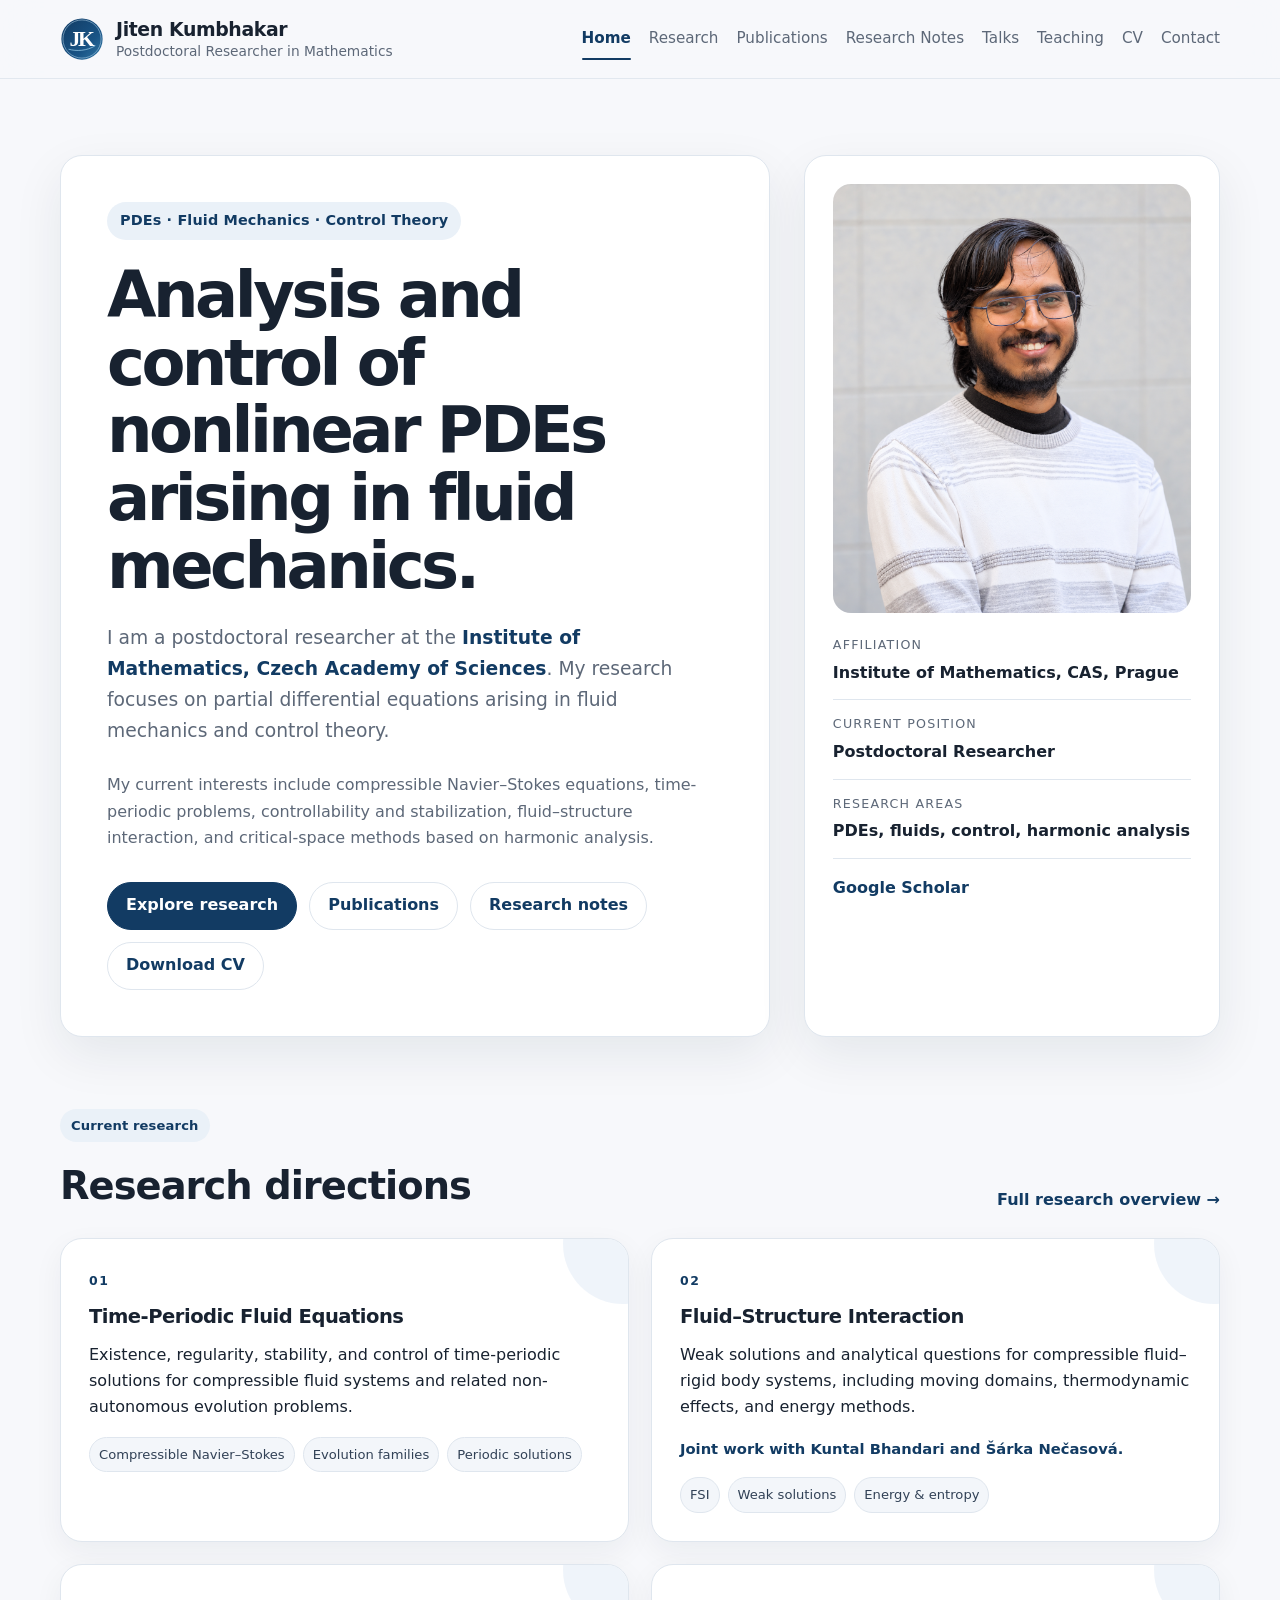
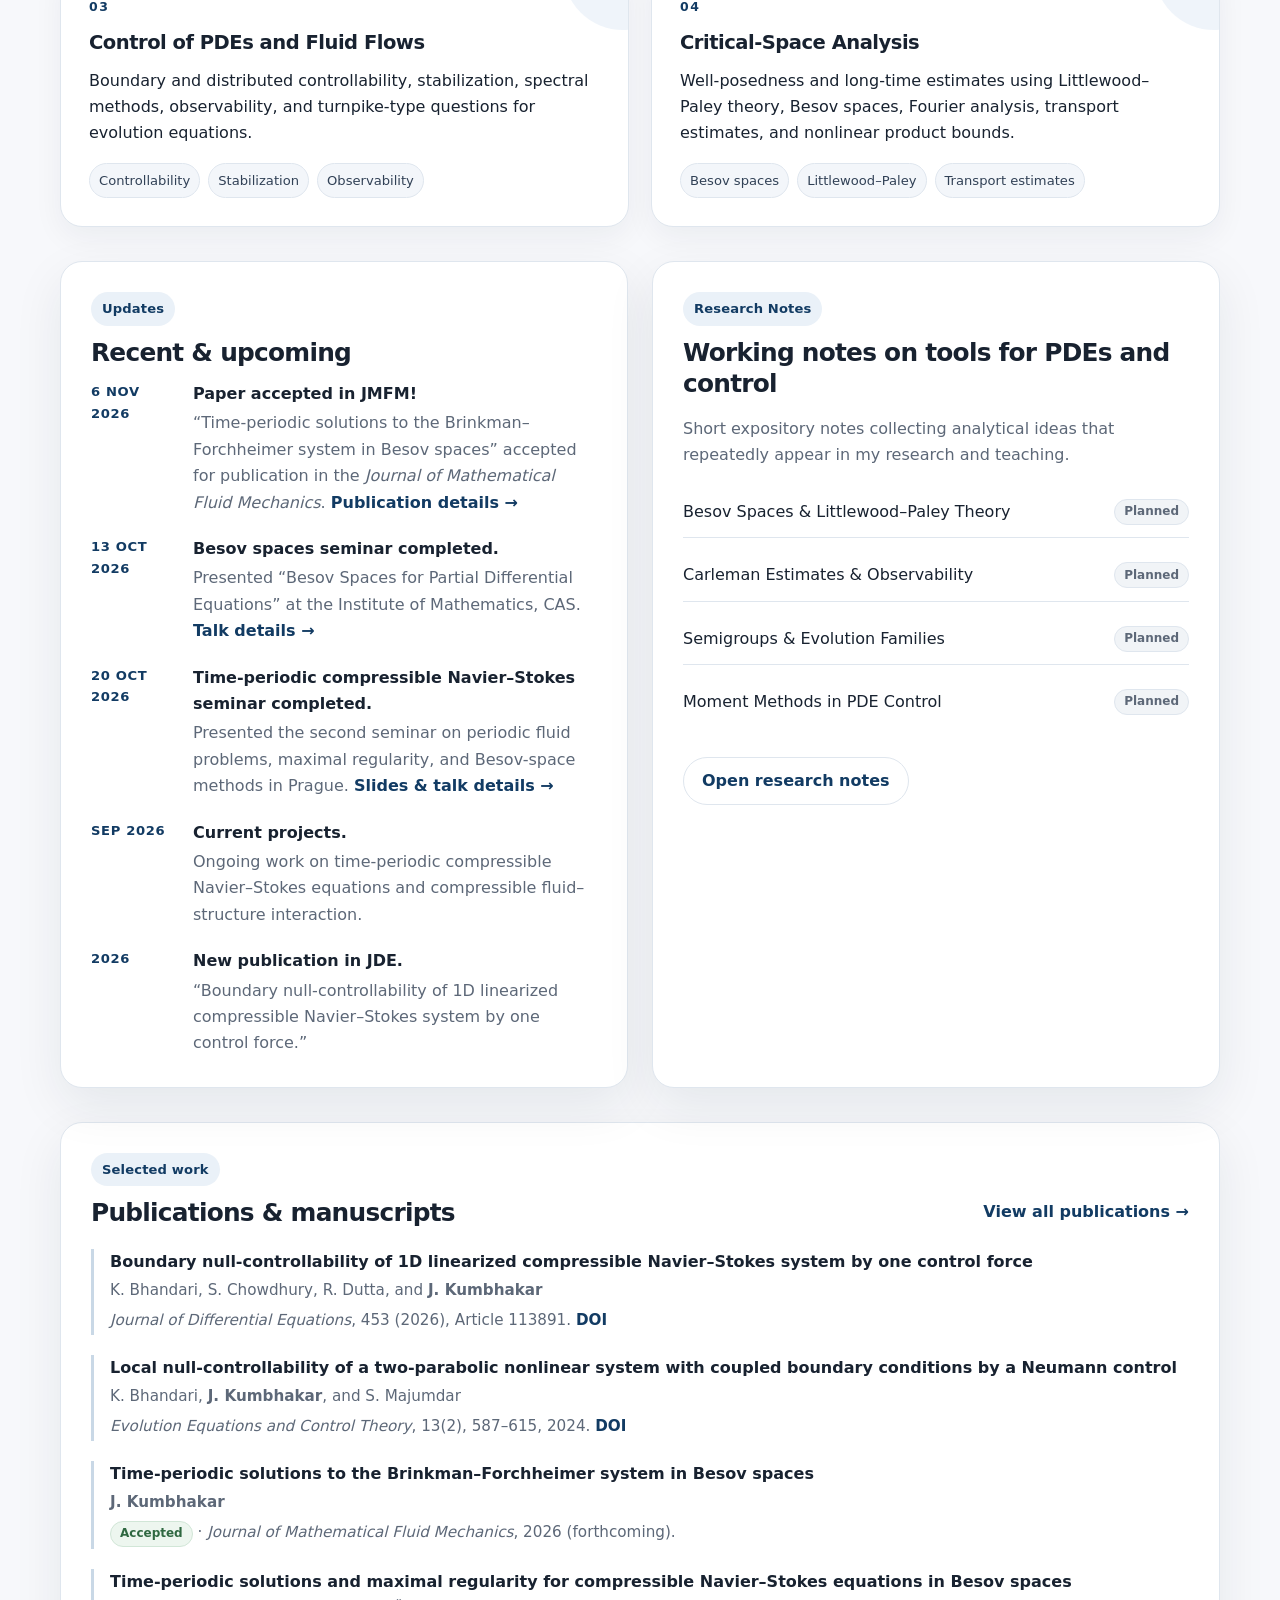
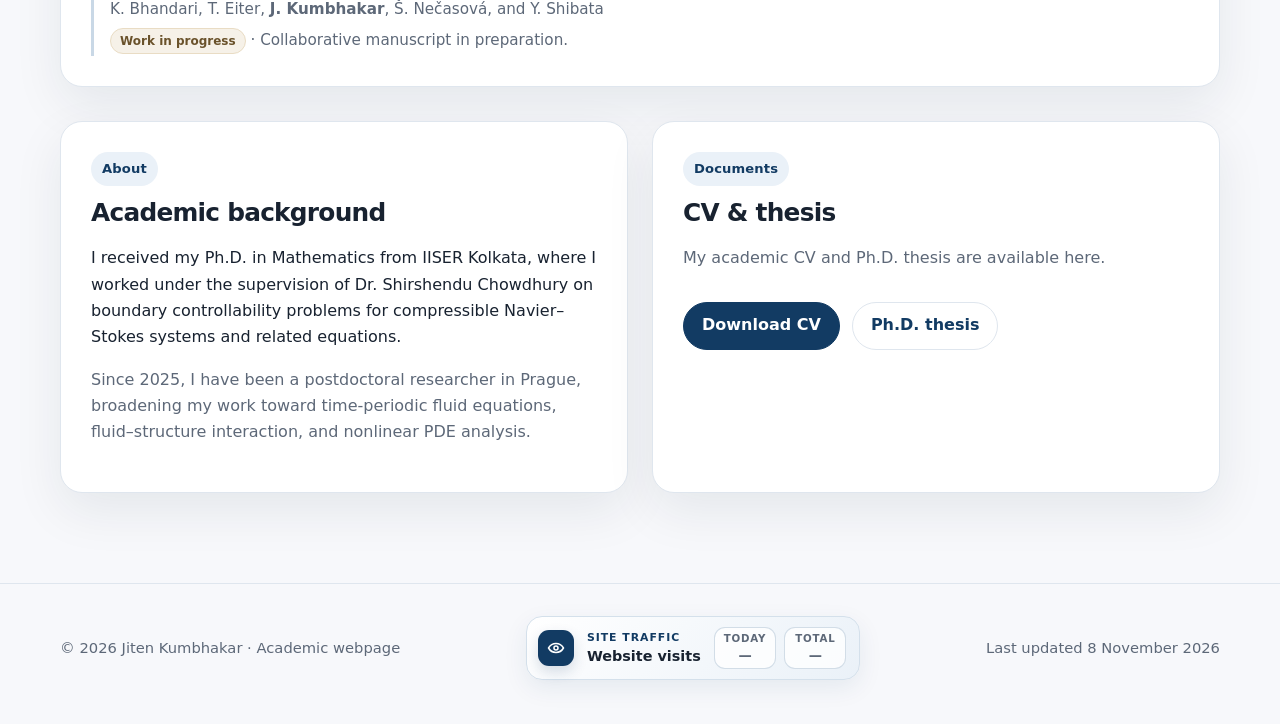
<file: index.html>
<!DOCTYPE html>
<html lang="en">
<head>
<meta charset="UTF-8">
<meta name="viewport" content="width=device-width, initial-scale=1.0">
<title>Jiten Kumbhakar | Mathematics</title>
<meta name="description" content="Academic webpage of Jiten Kumbhakar, postdoctoral researcher working on partial differential equations, fluid mechanics, control theory, time-periodic problems, and critical-space analysis.">
<link rel="icon" type="image/svg+xml" href="assets/jk-logo.svg">
<link rel="stylesheet" href="assets/style.css">
</head>
<body>
<header class="site-header">
  <div class="container nav">
    <a class="brand" href="index.html" aria-label="Jiten Kumbhakar home"><img class="brand-logo" src="assets/jk-logo.svg" alt="" width="44" height="44"><span class="brand-copy"><span class="brand-name">Jiten Kumbhakar</span><span class="brand-role">Postdoctoral Researcher in Mathematics</span></span></a>
    <nav class="nav-links" aria-label="Main navigation">
      <a class="active" href="index.html">Home</a>
      <a href="research.html">Research</a>
      <a href="publications.html">Publications</a>
      <a href="notes.html">Research Notes</a>
      <a href="talks.html">Talks</a>
      <a href="teaching.html">Teaching</a>
      <a href="CV_Jiten_Kumbhakar.pdf">CV</a>
      <a href="contact.html">Contact</a>
    </nav>
  </div>
</header>

<main id="top">
  <section class="hero">
    <div class="container hero-grid">
      <article class="hero-main">
        <div class="eyebrow">PDEs · Fluid Mechanics · Control Theory</div>
        <h1>Analysis and control of nonlinear PDEs arising in fluid mechanics.</h1>
        <p class="hero-subtitle">I am a postdoctoral researcher at the <span class="highlight">Institute of Mathematics, Czech Academy of Sciences</span>. My research focuses on partial differential equations arising in fluid mechanics and control theory.</p>
        <p class="muted">My current interests include compressible Navier–Stokes equations, time-periodic problems, controllability and stabilization, fluid–structure interaction, and critical-space methods based on harmonic analysis.</p>
        <div class="button-row">
          <a class="button primary" href="research.html">Explore research</a>
          <a class="button secondary" href="publications.html">Publications</a>
          <a class="button secondary" href="notes.html">Research notes</a>
          <a class="button secondary" href="CV_Jiten_Kumbhakar.pdf">Download CV</a>
        </div>
      </article>

      <aside class="profile-card">
        <div class="portrait photo-box"><img src="assets/profile.png" alt="Jiten Kumbhakar"></div>
        <div class="profile-meta">
          <div class="meta-item"><span class="meta-label">Affiliation</span><span class="meta-value">Institute of Mathematics, CAS, Prague</span></div>
          <div class="meta-item"><span class="meta-label">Current position</span><span class="meta-value">Postdoctoral Researcher</span></div>
          <div class="meta-item"><span class="meta-label">Research areas</span><span class="meta-value">PDEs, fluids, control, harmonic analysis</span></div>
          <div class="profile-links"><a class="text-link" href="https://scholar.google.com/citations?user=325vEj0AAAAJ&hl=en" target="_blank" rel="noopener noreferrer">Google Scholar</a></div>
        </div>
      </aside>
    </div>
  </section>

  <section class="container home-section">
    <div class="section-heading-row"><div><div class="eyebrow compact">Current research</div><h2 class="home-heading">Research directions</h2></div><a class="text-link arrow-link" href="research.html">Full research overview →</a></div>
    <div class="research-card-grid">
      <article class="research-card"><span class="card-kicker">01</span><h3>Time-Periodic Fluid Equations</h3><p>Existence, regularity, stability, and control of time-periodic solutions for compressible fluid systems and related non-autonomous evolution problems.</p><div class="tag-list compact-tags"><span class="tag">Compressible Navier–Stokes</span><span class="tag">Evolution families</span><span class="tag">Periodic solutions</span></div></article>
      <article class="research-card"><span class="card-kicker">02</span><h3>Fluid–Structure Interaction</h3><p>Weak solutions and analytical questions for compressible fluid–rigid body systems, including moving domains, thermodynamic effects, and energy methods.</p><p class="collaboration-note">Joint work with Kuntal Bhandari and Šárka Nečasová.</p><div class="tag-list compact-tags"><span class="tag">FSI</span><span class="tag">Weak solutions</span><span class="tag">Energy & entropy</span></div></article>
      <article class="research-card"><span class="card-kicker">03</span><h3>Control of PDEs and Fluid Flows</h3><p>Boundary and distributed controllability, stabilization, spectral methods, observability, and turnpike-type questions for evolution equations.</p><div class="tag-list compact-tags"><span class="tag">Controllability</span><span class="tag">Stabilization</span><span class="tag">Observability</span></div></article>
      <article class="research-card"><span class="card-kicker">04</span><h3>Critical-Space Analysis</h3><p>Well-posedness and long-time estimates using Littlewood–Paley theory, Besov spaces, Fourier analysis, transport estimates, and nonlinear product bounds.</p><div class="tag-list compact-tags"><span class="tag">Besov spaces</span><span class="tag">Littlewood–Paley</span><span class="tag">Transport estimates</span></div></article>
    </div>
  </section>

  <section class="container home-section">
    <div class="home-two-column">
      <article class="section-card"><div class="section-heading-row tight"><div><div class="eyebrow compact">Updates</div><h2 class="section-title no-bottom">Recent & upcoming</h2></div></div><ul class="timeline-list news-list"><li><span class="news-date">6 Nov 2026</span><div><strong>Paper accepted in JMFM!</strong><p>“Time-periodic solutions to the Brinkman–Forchheimer system in Besov spaces” accepted for publication in the <em>Journal of Mathematical Fluid Mechanics</em>. <a class="text-link" href="publications.html">Publication details →</a></p></div></li><li><span class="news-date">13 Oct 2026</span><div><strong>Besov spaces seminar completed.</strong><p>Presented “Besov Spaces for Partial Differential Equations” at the Institute of Mathematics, CAS. <a class="text-link" href="talks.html">Talk details →</a></p></div></li><li><span class="news-date">20 Oct 2026</span><div><strong>Time-periodic compressible Navier–Stokes seminar completed.</strong><p>Presented the second seminar on periodic fluid problems, maximal regularity, and Besov-space methods in Prague. <a class="text-link" href="talks.html">Slides &amp; talk details →</a></p></div></li><li><span class="news-date">Sep 2026</span><div><strong>Current projects.</strong><p>Ongoing work on time-periodic compressible Navier–Stokes equations and compressible fluid–structure interaction.</p></div></li><li><span class="news-date">2026</span><div><strong>New publication in JDE.</strong><p>“Boundary null-controllability of 1D linearized compressible Navier–Stokes system by one control force.”</p></div></li></ul></article>
      <article class="section-card notes-preview-card"><div class="eyebrow compact">Research Notes</div><h2 class="section-title">Working notes on tools for PDEs and control</h2><p class="muted">Short expository notes collecting analytical ideas that repeatedly appear in my research and teaching.</p><ul class="quick-list notes-list"><li><span>Besov Spaces & Littlewood–Paley Theory</span><span class="status-pill">Planned</span></li><li><span>Carleman Estimates & Observability</span><span class="status-pill">Planned</span></li><li><span>Semigroups & Evolution Families</span><span class="status-pill">Planned</span></li><li><span>Moment Methods in PDE Control</span><span class="status-pill">Planned</span></li></ul><div class="button-row"><a class="button secondary" href="notes.html">Open research notes</a></div></article>
    </div>
  </section>

  <section class="container home-section">
    <article class="section-card full-width">
      <div class="section-heading-row"><div><div class="eyebrow compact">Selected work</div><h2 class="section-title no-bottom">Publications & manuscripts</h2></div><a class="text-link arrow-link" href="publications.html">View all publications →</a></div>
      <ul class="publication-list featured-publications">
        <li><div class="item-title">Boundary null-controllability of 1D linearized compressible Navier–Stokes system by one control force</div><div class="item-meta">K. Bhandari, S. Chowdhury, R. Dutta, and <strong>J. Kumbhakar</strong></div><div class="small muted"><em>Journal of Differential Equations</em>, 453 (2026), Article 113891. <a class="text-link" href="https://doi.org/10.1016/j.jde.2025.113891" target="_blank" rel="noopener noreferrer">DOI</a></div></li>
        <li><div class="item-title">Local null-controllability of a two-parabolic nonlinear system with coupled boundary conditions by a Neumann control</div><div class="item-meta">K. Bhandari, <strong>J. Kumbhakar</strong>, and S. Majumdar</div><div class="small muted"><em>Evolution Equations and Control Theory</em>, 13(2), 587–615, 2024. <a class="text-link" href="https://doi.org/10.3934/eect.2023059" target="_blank" rel="noopener noreferrer">DOI</a></div></li>
        <li><div class="item-title">Time-periodic solutions to the Brinkman–Forchheimer system in Besov spaces</div><div class="item-meta"><strong>J. Kumbhakar</strong></div><div class="small muted"><span class="status-pill accepted">Accepted</span> · <em>Journal of Mathematical Fluid Mechanics</em>, 2026 (forthcoming).</div></li>
        <li><div class="item-title">Time-periodic solutions and maximal regularity for compressible Navier–Stokes equations in Besov spaces</div><div class="item-meta">K. Bhandari, T. Eiter, <strong>J. Kumbhakar</strong>, Š. Nečasová, and Y. Shibata</div><div class="small muted"><span class="status-pill wip">Work in progress</span> · Collaborative manuscript in preparation.</div></li>
      </ul>
    </article>
  </section>

  <section class="container home-section last-home-section"><div class="home-two-column"><article class="section-card"><div class="eyebrow compact">About</div><h2 class="section-title">Academic background</h2><p>I received my Ph.D. in Mathematics from IISER Kolkata, where I worked under the supervision of Dr. Shirshendu Chowdhury on boundary controllability problems for compressible Navier–Stokes systems and related equations.</p><p class="muted">Since 2025, I have been a postdoctoral researcher in Prague, broadening my work toward time-periodic fluid equations, fluid–structure interaction, and nonlinear PDE analysis.</p></article><article class="section-card"><div class="eyebrow compact">Documents</div><h2 class="section-title">CV & thesis</h2><p class="muted">My academic CV and Ph.D. thesis are available here.</p><div class="button-row"><a class="button primary" href="CV_Jiten_Kumbhakar.pdf">Download CV</a><a class="button secondary" href="Thesis_Jiten_Kumbhakar.pdf" target="_blank" rel="noopener noreferrer">Ph.D. thesis</a></div></article></div></section>
</main>

<footer class="footer">
  <div class="container footer-inner">
    <div>© <span id="year"></span> Jiten Kumbhakar · Academic webpage</div>
    <div class="visit-card is-loading" id="visit-card" aria-label="Website visit counter">
      <span class="visit-icon" aria-hidden="true">
        <svg viewBox="0 0 24 24" fill="none" stroke="currentColor" stroke-width="2" stroke-linecap="round" stroke-linejoin="round"><path d="M2 12s3.5-6 10-6 10 6 10 6-3.5 6-10 6S2 12 2 12Z"/><circle cx="12" cy="12" r="2.7"/></svg>
      </span>
      <span class="visit-heading"><small>Site traffic</small><strong>Website visits</strong></span>
      <span class="visit-stats">
        <span class="visit-stat"><small>Today</small><strong id="visits-today">—</strong></span>
        <span class="visit-stat"><small>Total</small><strong id="visits-total">—</strong></span>
      </span>
    </div>
    <div class="footer-meta">Last updated 8 November 2026</div>
  </div>
</footer>
<script>document.getElementById("year").textContent=new Date().getFullYear();</script>
<script src="assets/visit-counter.js?v=20261108"></script>
</body>
</html>
</file>
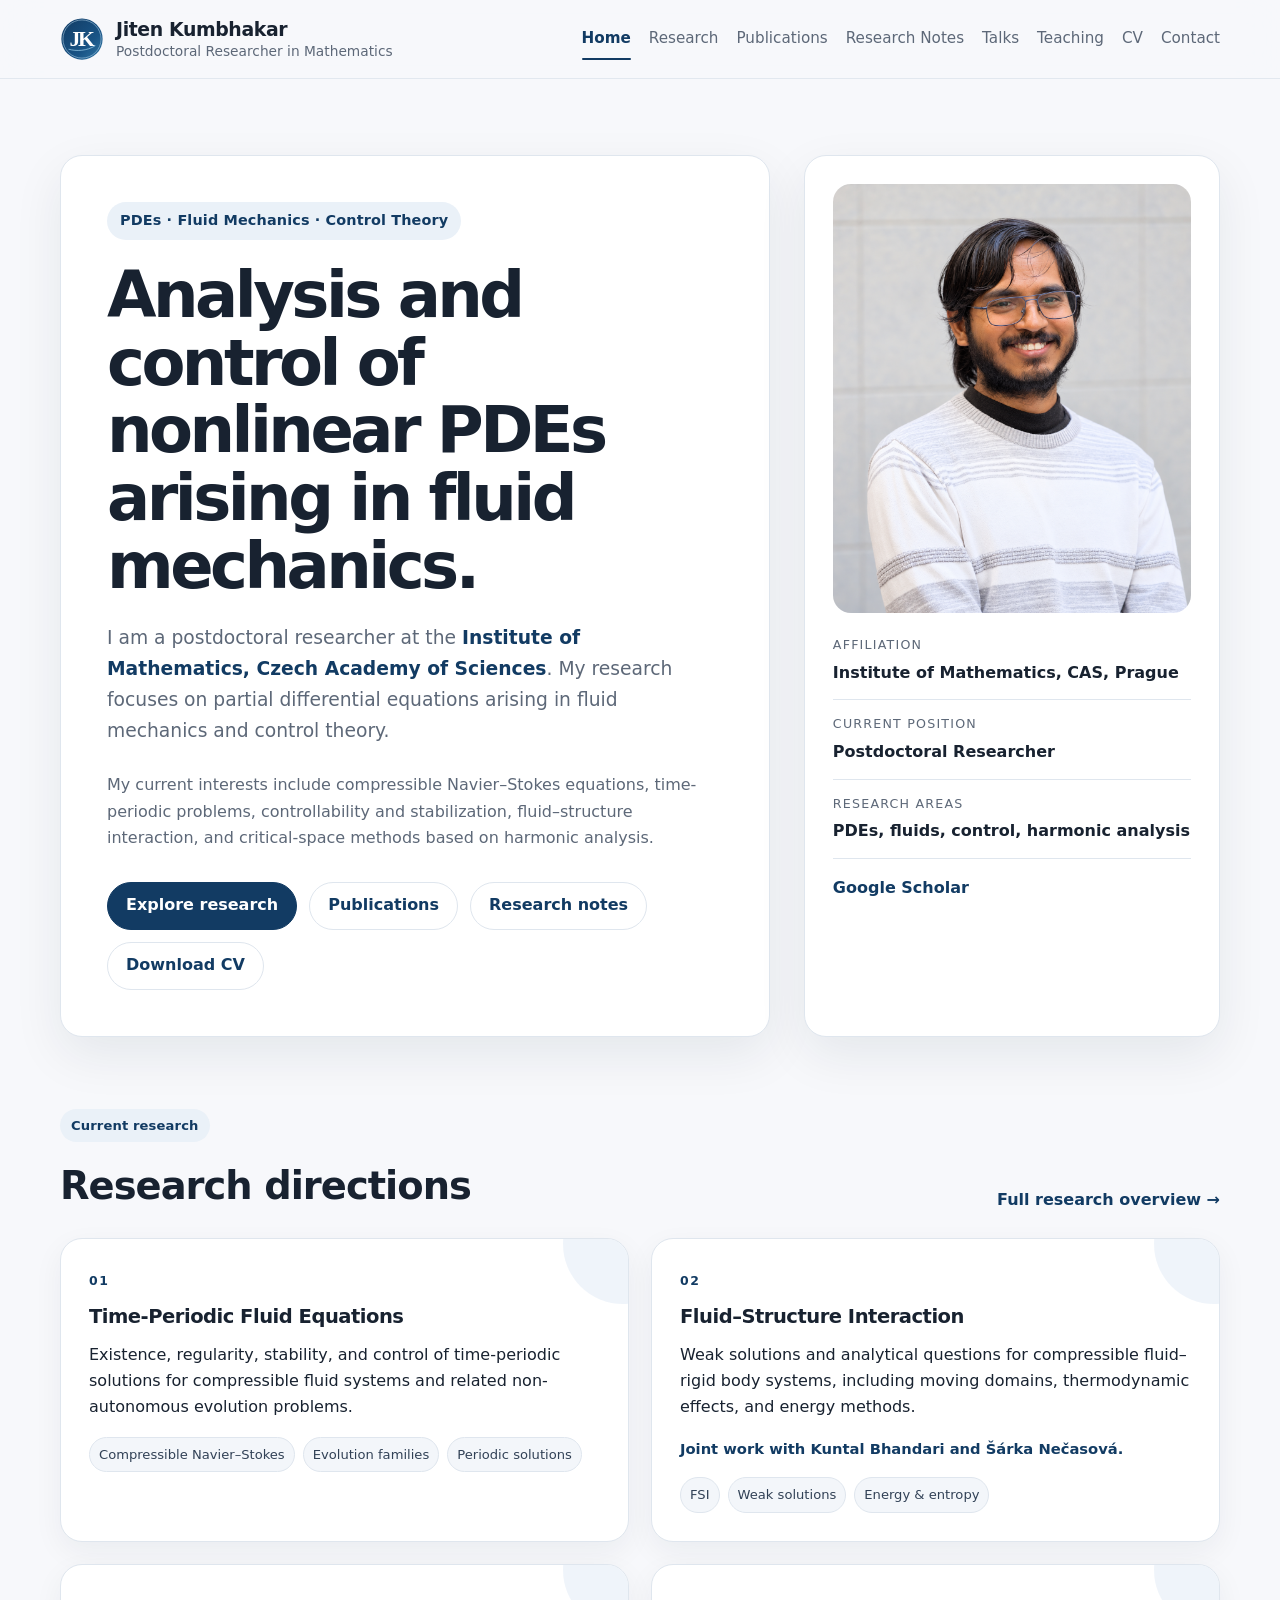
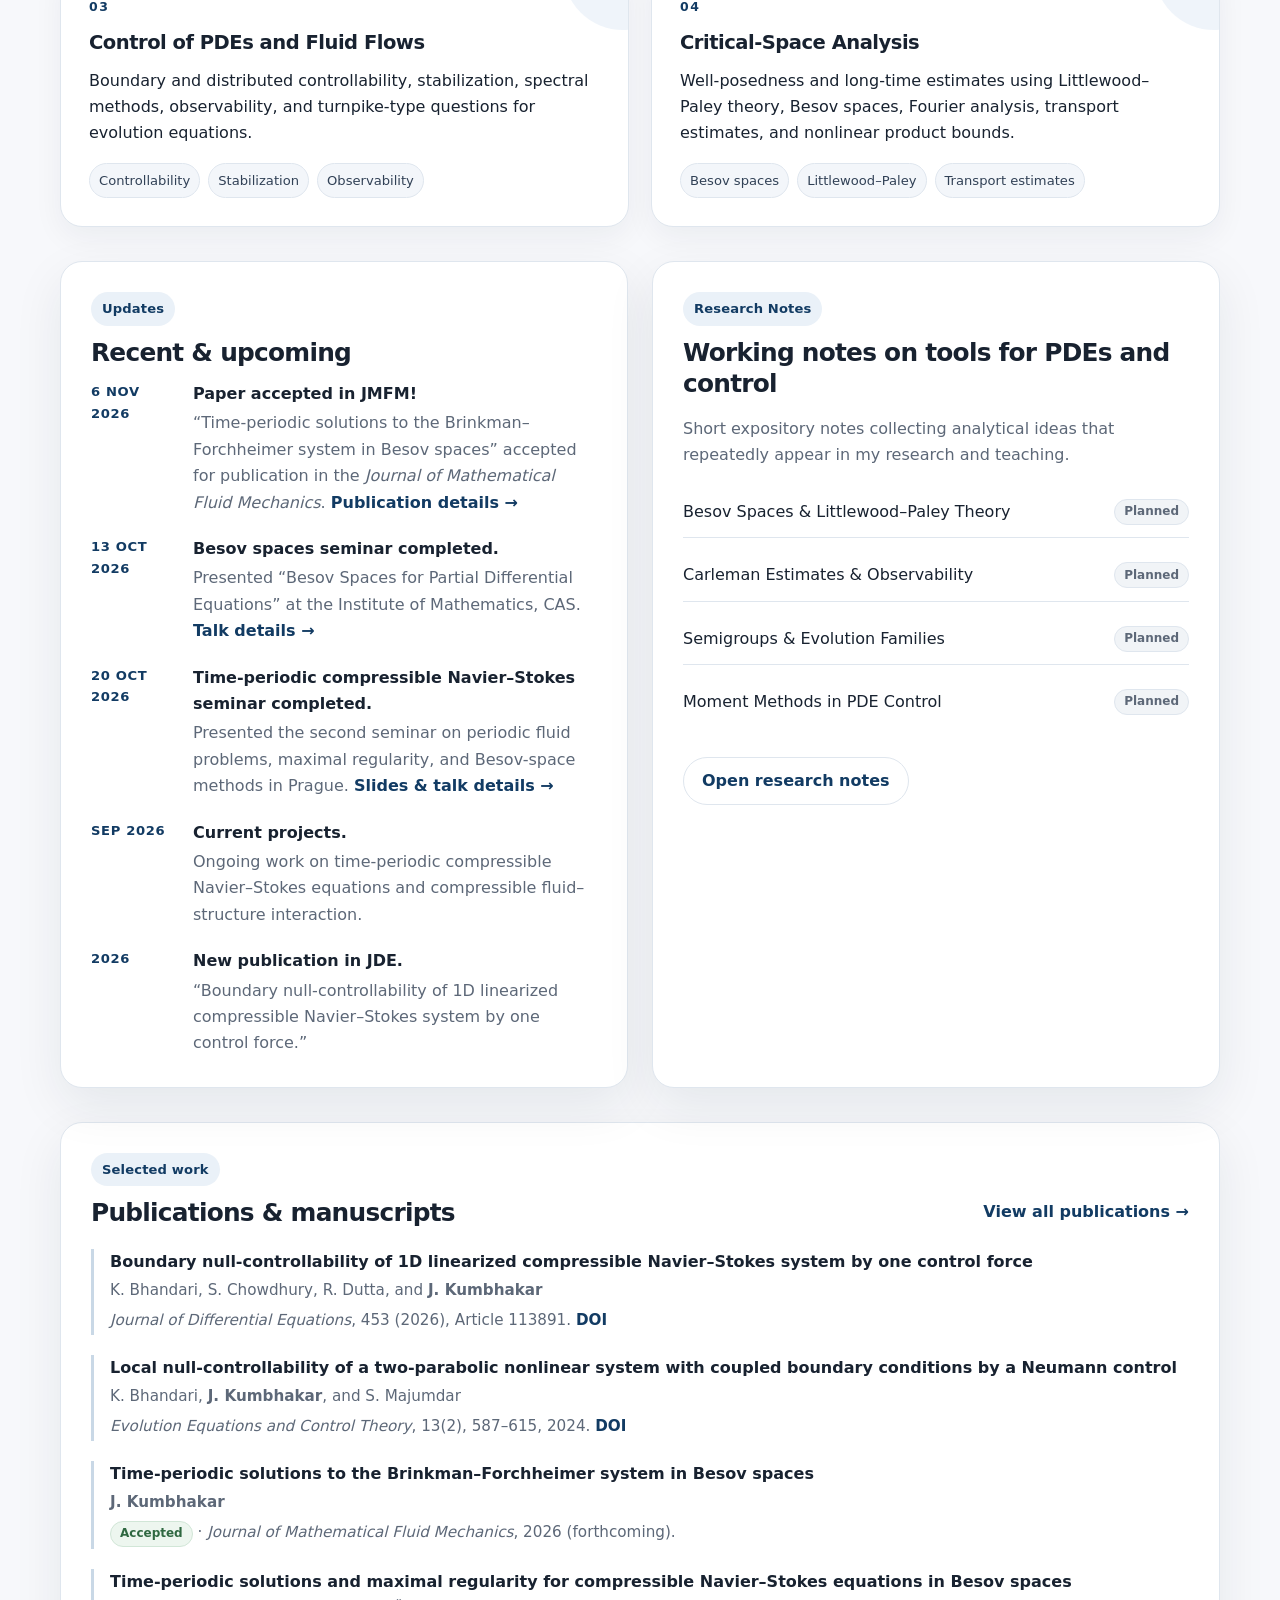
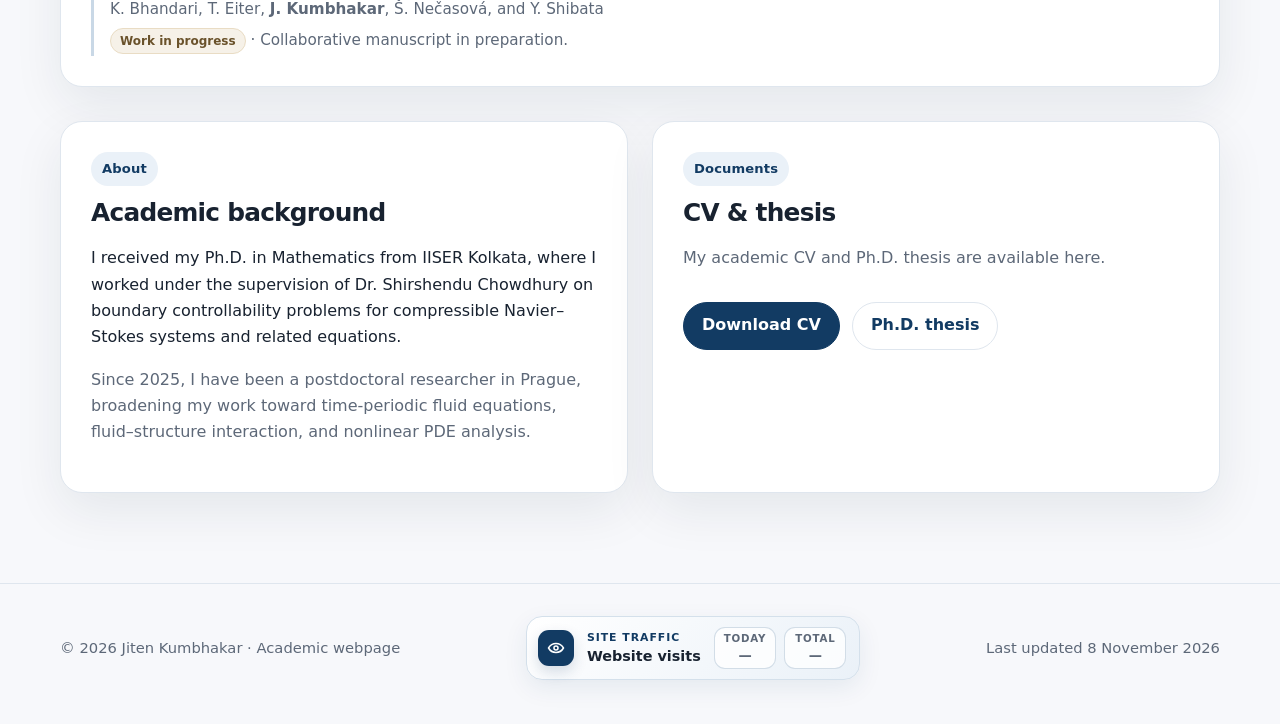
<file: preview-2026/index.html>
<!DOCTYPE html>
<html lang="en">
<head><meta charset="UTF-8"><meta name="viewport" content="width=device-width, initial-scale=1.0"><meta http-equiv="refresh" content="0; url=../index.html"><meta name="robots" content="noindex,nofollow"><link rel="canonical" href="../index.html"><title>Redirecting to Jiten Kumbhakar</title></head>
<body><p>The 2026 preview has been retired after launch. <a href="../index.html">Continue to the live academic website</a>.</p><script>location.replace("../index.html");</script></body>
</html>
</file>
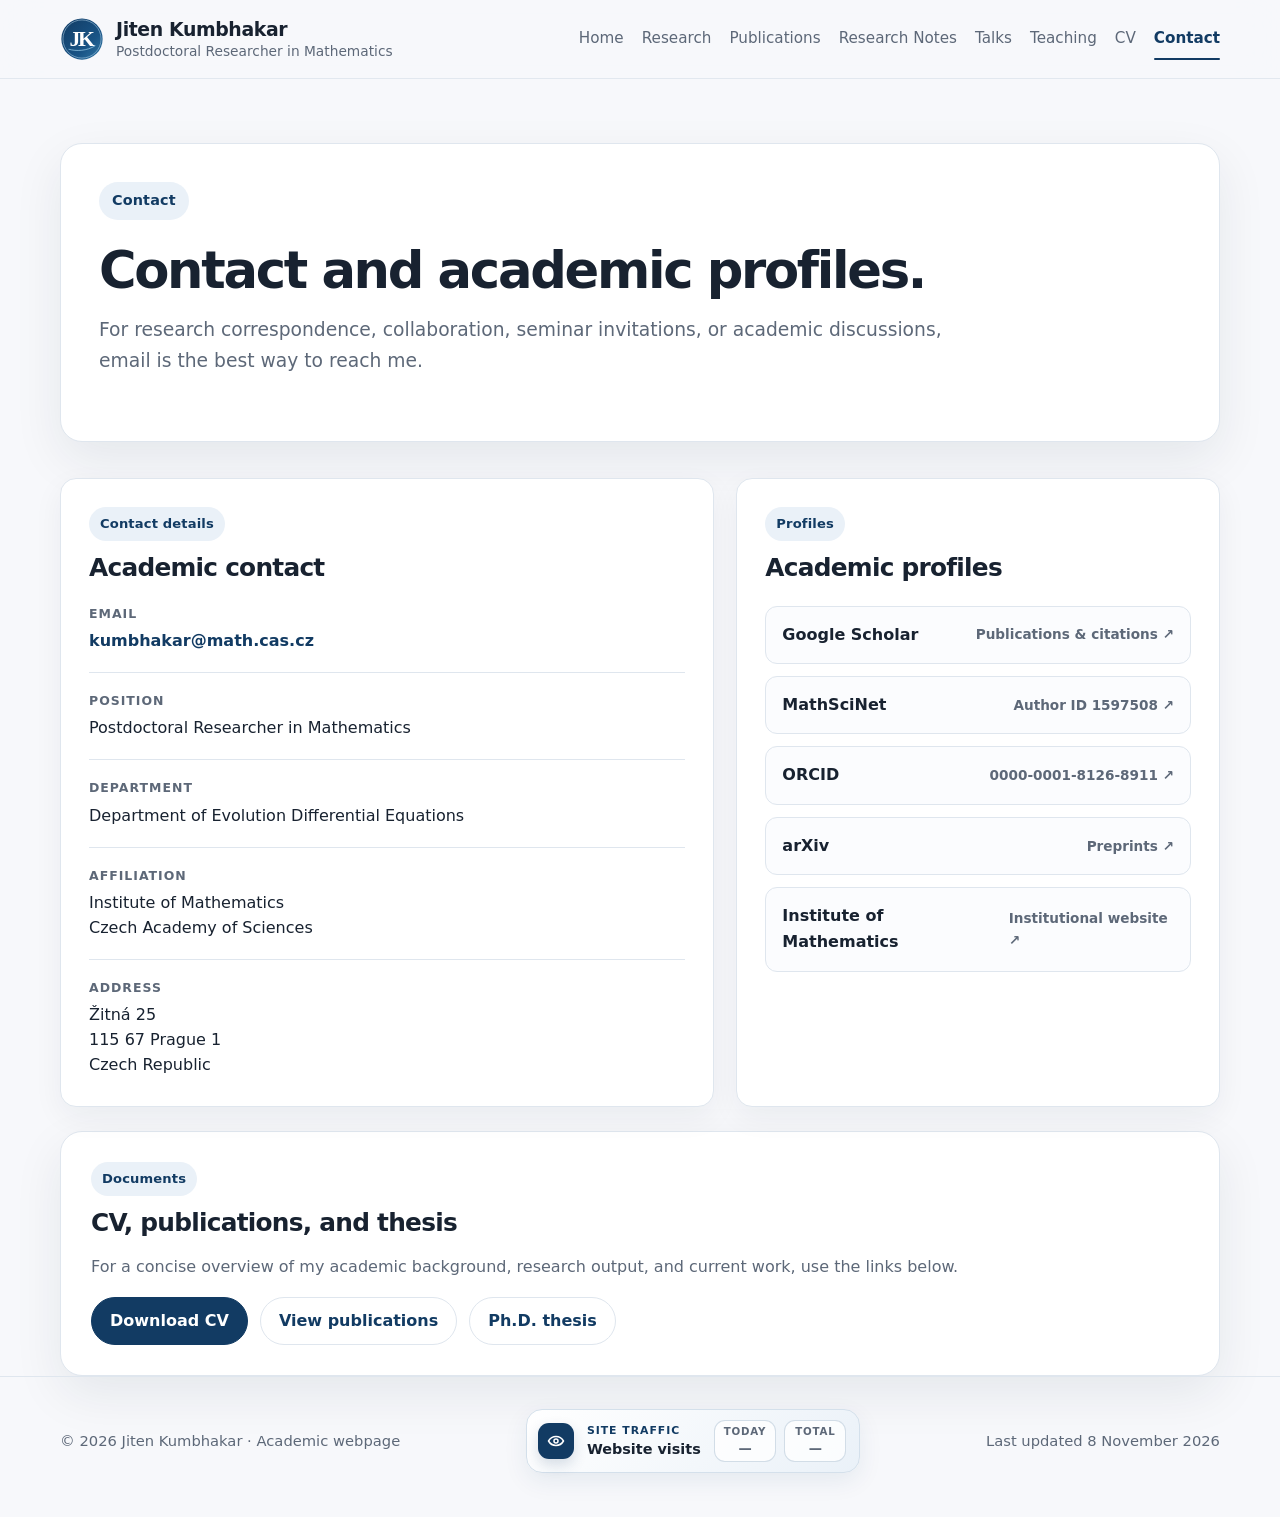
<file: contact.html>
<!DOCTYPE html>
<html lang="en">
<head>
<meta charset="UTF-8">
<meta name="viewport" content="width=device-width, initial-scale=1.0">
<title>Contact | Jiten Kumbhakar</title>
<meta name="description" content="Contact information and academic profiles for Jiten Kumbhakar, Institute of Mathematics, Czech Academy of Sciences.">
<link rel="icon" type="image/svg+xml" href="assets/jk-logo.svg">
<link rel="stylesheet" href="assets/style.css">
<link rel="stylesheet" href="assets/contact.css">
</head>
<body>
<header class="site-header">
  <div class="container nav">
    <a class="brand" href="index.html" aria-label="Jiten Kumbhakar home"><img class="brand-logo" src="assets/jk-logo.svg" alt="" width="44" height="44"><span class="brand-copy"><span class="brand-name">Jiten Kumbhakar</span><span class="brand-role">Postdoctoral Researcher in Mathematics</span></span></a>
    <nav class="nav-links" aria-label="Main navigation"><a href="index.html">Home</a><a href="research.html">Research</a><a href="publications.html">Publications</a><a href="notes.html">Research Notes</a><a href="talks.html">Talks</a><a href="teaching.html">Teaching</a><a href="CV_Jiten_Kumbhakar.pdf">CV</a><a class="active" href="contact.html">Contact</a></nav>
  </div>
</header>

<main class="page-shell">
  <div class="container">
    <section class="page-intro contact-intro"><div class="eyebrow">Contact</div><h1 class="page-title">Contact and academic profiles.</h1><p class="page-subtitle">For research correspondence, collaboration, seminar invitations, or academic discussions, email is the best way to reach me.</p></section>

    <section class="contact-grid">
      <article class="contact-card"><div class="eyebrow compact">Contact details</div><h2 class="section-title">Academic contact</h2><div class="contact-list"><div class="contact-item"><div class="contact-label">Email</div><div class="contact-value"><a href="mailto:kumbhakar@math.cas.cz">kumbhakar@math.cas.cz</a></div></div><div class="contact-item"><div class="contact-label">Position</div><div class="contact-value">Postdoctoral Researcher in Mathematics</div></div><div class="contact-item"><div class="contact-label">Department</div><div class="contact-value">Department of Evolution Differential Equations</div></div><div class="contact-item"><div class="contact-label">Affiliation</div><div class="contact-value">Institute of Mathematics<br>Czech Academy of Sciences</div></div><div class="contact-item"><div class="contact-label">Address</div><div class="contact-value">Žitná 25<br>115 67 Prague 1<br>Czech Republic</div></div></div></article>

      <article class="contact-card"><div class="eyebrow compact">Profiles</div><h2 class="section-title">Academic profiles</h2><div class="profile-links"><a class="profile-link-card" href="https://scholar.google.com/citations?user=325vEj0AAAAJ&hl=en" target="_blank" rel="noopener noreferrer"><span>Google Scholar</span><span>Publications & citations ↗</span></a><a class="profile-link-card" href="https://mathscinet.ams.org/mathscinet/author?authorId=1597508" target="_blank" rel="noopener noreferrer"><span>MathSciNet</span><span>Author ID 1597508 ↗</span></a><a class="profile-link-card" href="https://orcid.org/0000-0001-8126-8911" target="_blank" rel="noopener noreferrer"><span>ORCID</span><span>0000-0001-8126-8911 ↗</span></a><a class="profile-link-card" href="https://arxiv.org/search/?query=Jiten+Kumbhakar&searchtype=author" target="_blank" rel="noopener noreferrer"><span>arXiv</span><span>Preprints ↗</span></a><a class="profile-link-card" href="https://www.math.cas.cz/" target="_blank" rel="noopener noreferrer"><span>Institute of Mathematics</span><span>Institutional website ↗</span></a></div></article>
    </section>

    <section class="contact-docs"><article class="section-card full-width"><div class="eyebrow compact">Documents</div><h2 class="section-title">CV, publications, and thesis</h2><p class="muted">For a concise overview of my academic background, research output, and current work, use the links below.</p><div class="button-row"><a class="button primary" href="CV_Jiten_Kumbhakar.pdf" target="_blank" rel="noopener noreferrer">Download CV</a><a class="button secondary" href="publications.html">View publications</a><a class="button secondary" href="Thesis_Jiten_Kumbhakar.pdf" target="_blank" rel="noopener noreferrer">Ph.D. thesis</a></div></article></section>
  </div>
</main>

<footer class="footer"><div class="container footer-inner"><div>© <span id="year"></span> Jiten Kumbhakar · Academic webpage</div><div class="visit-card is-loading" id="visit-card" aria-label="Website visit counter"><span class="visit-icon" aria-hidden="true"><svg viewBox="0 0 24 24" fill="none" stroke="currentColor" stroke-width="2" stroke-linecap="round" stroke-linejoin="round"><path d="M2 12s3.5-6 10-6 10 6 10 6-3.5 6-10 6S2 12 2 12Z"/><circle cx="12" cy="12" r="2.7"/></svg></span><span class="visit-heading"><small>Site traffic</small><strong>Website visits</strong></span><span class="visit-stats"><span class="visit-stat"><small>Today</small><strong id="visits-today">—</strong></span><span class="visit-stat"><small>Total</small><strong id="visits-total">—</strong></span></span></div><div class="footer-meta">Last updated 8 November 2026</div></div></footer>
<script>document.getElementById("year").textContent=new Date().getFullYear();</script>
<script src="assets/visit-counter.js?v=20261108"></script>
</body>
</html>
</file>
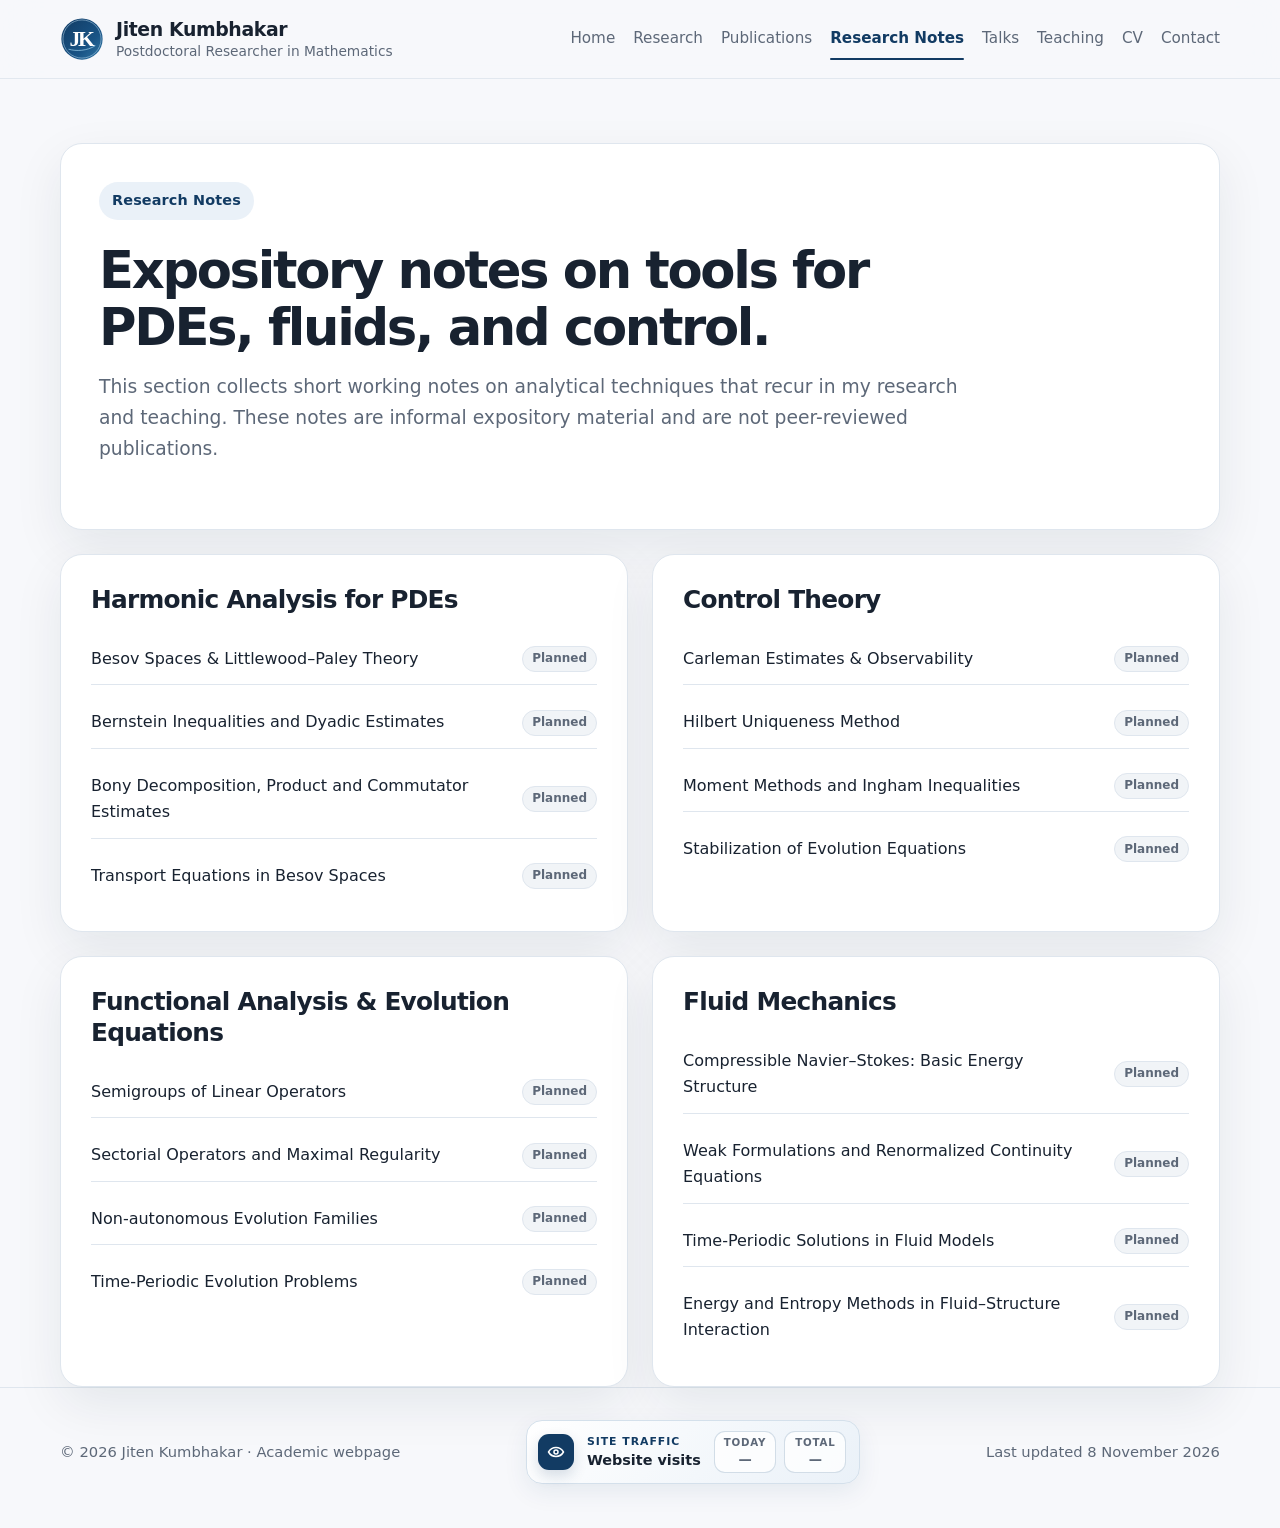
<file: notes.html>
<!DOCTYPE html>
<html lang="en">
<head>
<meta charset="UTF-8">
<meta name="viewport" content="width=device-width, initial-scale=1.0">
<title>Research Notes | Jiten Kumbhakar</title>
<meta name="description" content="Research notes by Jiten Kumbhakar on PDE analysis, harmonic analysis, semigroups, and control theory.">
<link rel="icon" type="image/svg+xml" href="assets/jk-logo.svg">
<link rel="stylesheet" href="assets/style.css">
</head>
<body>
<header class="site-header"><div class="container nav">
<a class="brand" href="index.html" aria-label="Jiten Kumbhakar home"><img class="brand-logo" src="assets/jk-logo.svg" alt="" width="44" height="44"><span class="brand-copy"><span class="brand-name">Jiten Kumbhakar</span><span class="brand-role">Postdoctoral Researcher in Mathematics</span></span></a>
<nav class="nav-links" aria-label="Main navigation"><a href="index.html">Home</a><a href="research.html">Research</a><a href="publications.html">Publications</a><a class="active" href="notes.html">Research Notes</a><a href="talks.html">Talks</a><a href="teaching.html">Teaching</a><a href="CV_Jiten_Kumbhakar.pdf">CV</a><a href="contact.html">Contact</a></nav>
</div></header>

<main class="page-shell">
  <div class="container">
    <section class="page-intro">
      <div class="eyebrow">Research Notes</div>
      <h1 class="page-title">Expository notes on tools for PDEs, fluids, and control.</h1>
      <p class="page-subtitle">This section collects short working notes on analytical techniques that recur in my research and teaching. These notes are informal expository material and are not peer-reviewed publications.</p>
    </section>

    <section class="content-grid">
      <article class="list-card"><h2 class="section-title">Harmonic Analysis for PDEs</h2><ul class="quick-list notes-list"><li><span>Besov Spaces & Littlewood–Paley Theory</span><span class="status-pill">Planned</span></li><li><span>Bernstein Inequalities and Dyadic Estimates</span><span class="status-pill">Planned</span></li><li><span>Bony Decomposition, Product and Commutator Estimates</span><span class="status-pill">Planned</span></li><li><span>Transport Equations in Besov Spaces</span><span class="status-pill">Planned</span></li></ul></article>
      <article class="list-card"><h2 class="section-title">Control Theory</h2><ul class="quick-list notes-list"><li><span>Carleman Estimates & Observability</span><span class="status-pill">Planned</span></li><li><span>Hilbert Uniqueness Method</span><span class="status-pill">Planned</span></li><li><span>Moment Methods and Ingham Inequalities</span><span class="status-pill">Planned</span></li><li><span>Stabilization of Evolution Equations</span><span class="status-pill">Planned</span></li></ul></article>
      <article class="list-card"><h2 class="section-title">Functional Analysis & Evolution Equations</h2><ul class="quick-list notes-list"><li><span>Semigroups of Linear Operators</span><span class="status-pill">Planned</span></li><li><span>Sectorial Operators and Maximal Regularity</span><span class="status-pill">Planned</span></li><li><span>Non-autonomous Evolution Families</span><span class="status-pill">Planned</span></li><li><span>Time-Periodic Evolution Problems</span><span class="status-pill">Planned</span></li></ul></article>
      <article class="list-card"><h2 class="section-title">Fluid Mechanics</h2><ul class="quick-list notes-list"><li><span>Compressible Navier–Stokes: Basic Energy Structure</span><span class="status-pill">Planned</span></li><li><span>Weak Formulations and Renormalized Continuity Equations</span><span class="status-pill">Planned</span></li><li><span>Time-Periodic Solutions in Fluid Models</span><span class="status-pill">Planned</span></li><li><span>Energy and Entropy Methods in Fluid–Structure Interaction</span><span class="status-pill">Planned</span></li></ul></article>
    </section>
  </div>
</main>

<footer class="footer"><div class="container footer-inner"><div>© <span id="year"></span> Jiten Kumbhakar · Academic webpage</div><div class="visit-card is-loading" id="visit-card" aria-label="Website visit counter"><span class="visit-icon" aria-hidden="true"><svg viewBox="0 0 24 24" fill="none" stroke="currentColor" stroke-width="2" stroke-linecap="round" stroke-linejoin="round"><path d="M2 12s3.5-6 10-6 10 6 10 6-3.5 6-10 6S2 12 2 12Z"/><circle cx="12" cy="12" r="2.7"/></svg></span><span class="visit-heading"><small>Site traffic</small><strong>Website visits</strong></span><span class="visit-stats"><span class="visit-stat"><small>Today</small><strong id="visits-today">—</strong></span><span class="visit-stat"><small>Total</small><strong id="visits-total">—</strong></span></span></div><div class="footer-meta">Last updated 8 November 2026</div></div></footer>
<script>document.getElementById("year").textContent=new Date().getFullYear();</script>
<script src="assets/visit-counter.js?v=20261108"></script>
</body>
</html>
</file>
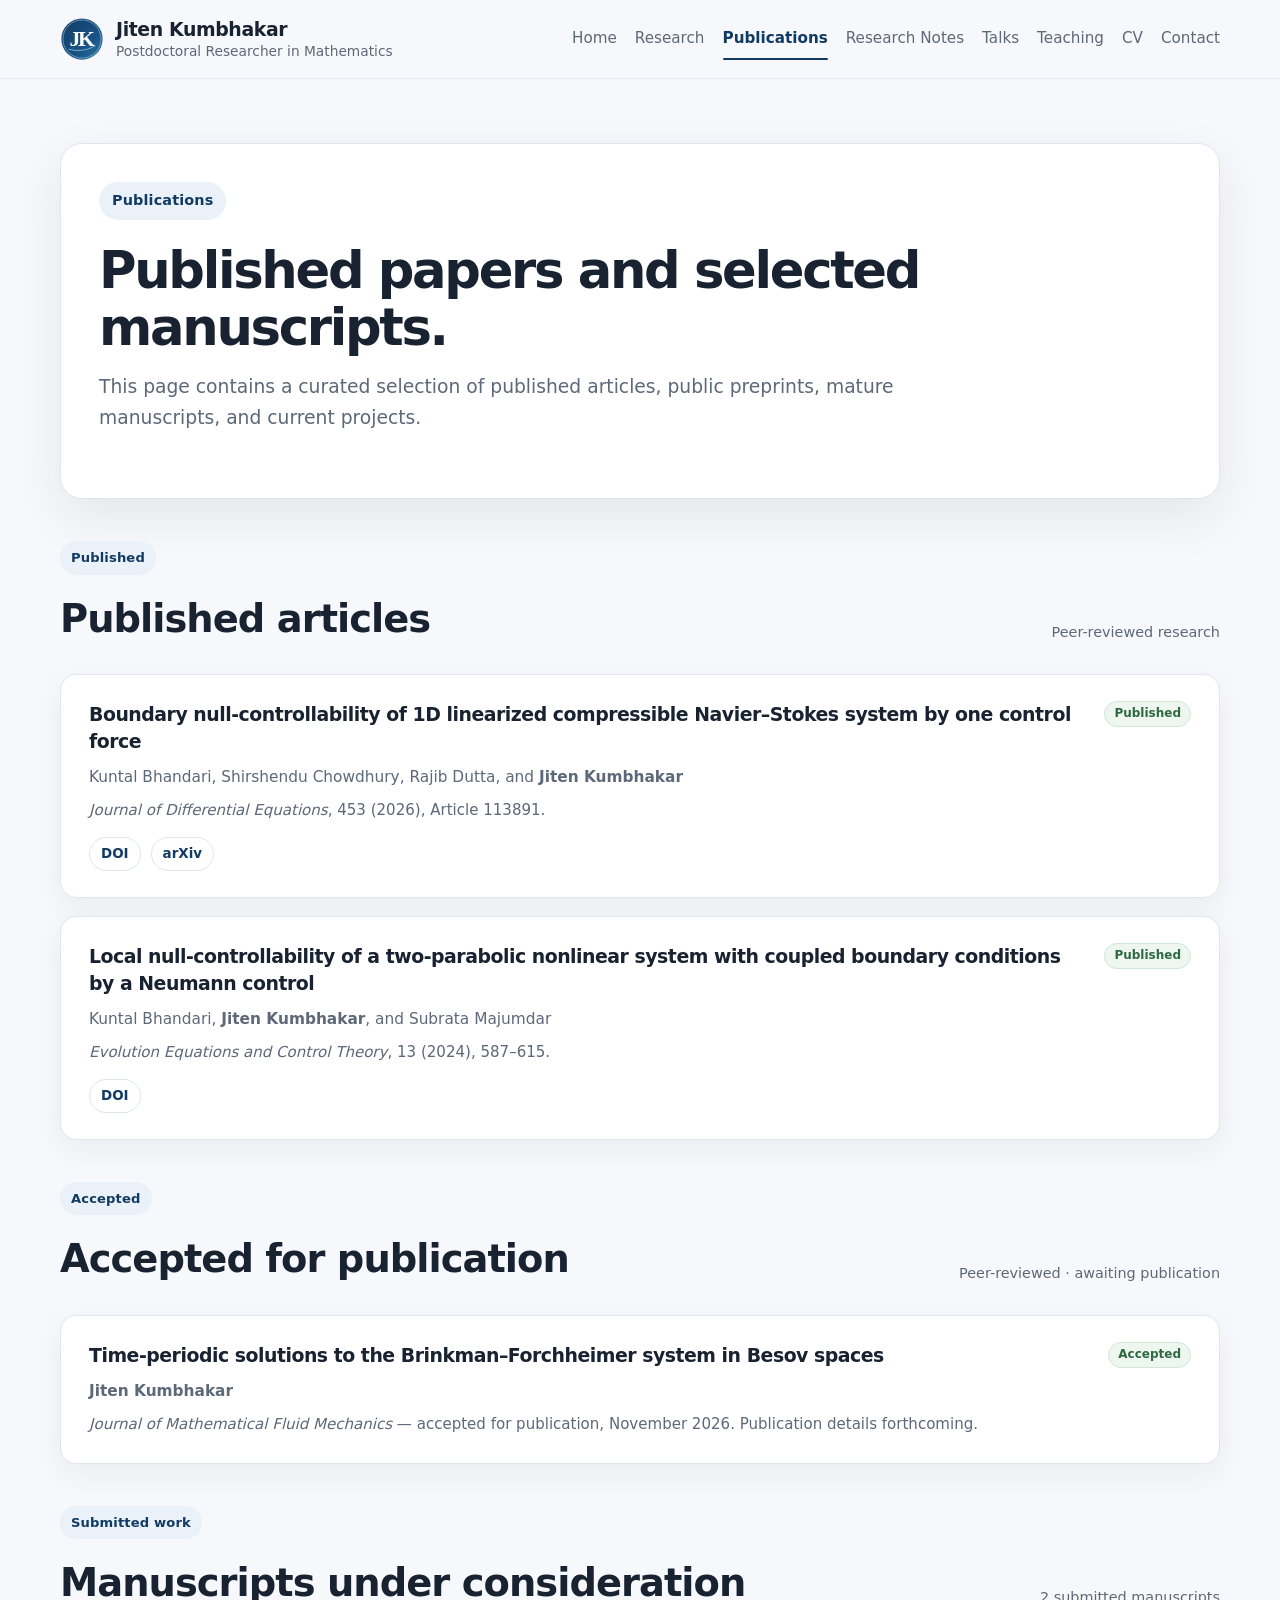
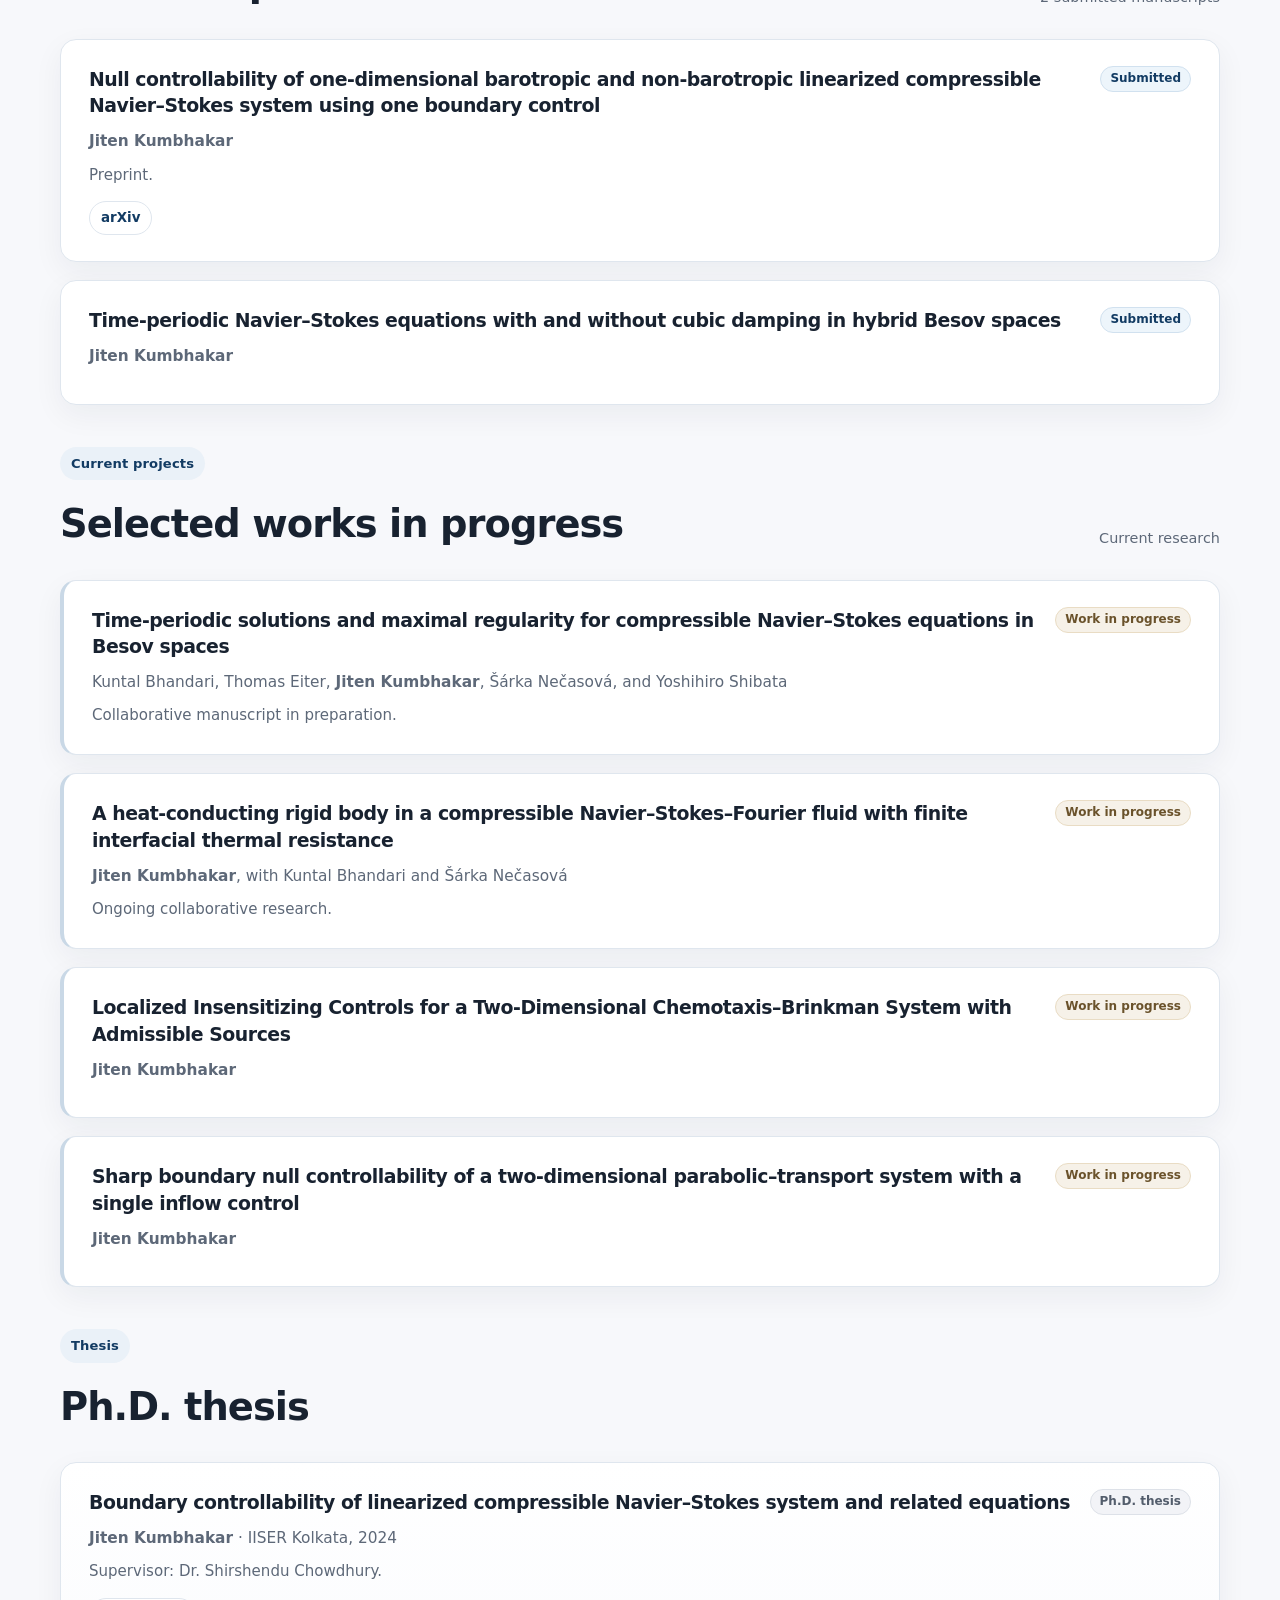
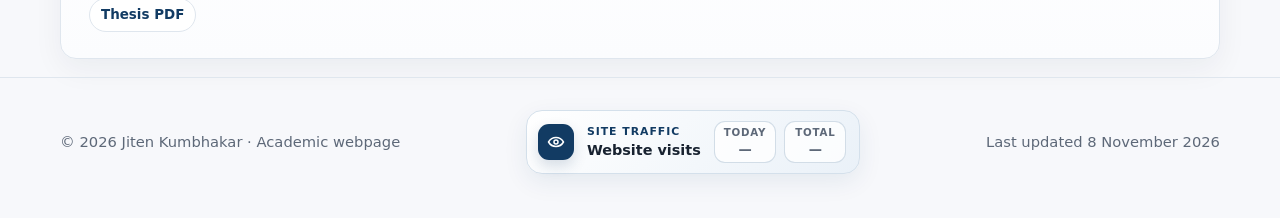
<file: publications.html>
<!DOCTYPE html>
<html lang="en">
<head>
<meta charset="UTF-8">
<meta name="viewport" content="width=device-width, initial-scale=1.0">
<title>Publications | Jiten Kumbhakar</title>
<meta name="description" content="Selected publications, preprints, manuscripts, and current research of Jiten Kumbhakar.">
<link rel="icon" type="image/svg+xml" href="assets/jk-logo.svg">
<link rel="stylesheet" href="assets/style.css">
<link rel="stylesheet" href="assets/publications.css">
</head>
<body>
<header class="site-header"><div class="container nav"><a class="brand" href="index.html" aria-label="Jiten Kumbhakar home"><img class="brand-logo" src="assets/jk-logo.svg" alt="" width="44" height="44"><span class="brand-copy"><span class="brand-name">Jiten Kumbhakar</span><span class="brand-role">Postdoctoral Researcher in Mathematics</span></span></a><nav class="nav-links" aria-label="Main navigation"><a href="index.html">Home</a><a href="research.html">Research</a><a class="active" href="publications.html">Publications</a><a href="notes.html">Research Notes</a><a href="talks.html">Talks</a><a href="teaching.html">Teaching</a><a href="CV_Jiten_Kumbhakar.pdf">CV</a><a href="contact.html">Contact</a></nav></div></header>

<main class="page-shell"><div class="container">
<section class="page-intro publications-intro"><div class="eyebrow">Publications</div><h1 class="page-title">Published papers and selected manuscripts.</h1><p class="page-subtitle">This page contains a curated selection of published articles, public preprints, mature manuscripts, and current projects.</p></section>

<section class="publications-section"><div class="section-heading-row"><div><div class="eyebrow compact">Published</div><h2 class="home-heading">Published articles</h2></div><span class="section-caption">Peer-reviewed research</span></div><div class="publication-card-list">
<article class="publication-card"><div class="publication-card-header"><h3>Boundary null-controllability of 1D linearized compressible Navier–Stokes system by one control force</h3><span class="status-pill published">Published</span></div><p class="publication-authors">Kuntal Bhandari, Shirshendu Chowdhury, Rajib Dutta, and <strong>Jiten Kumbhakar</strong></p><p class="publication-venue"><em>Journal of Differential Equations</em>, 453 (2026), Article 113891.</p><div class="publication-links"><a class="publication-link" href="https://doi.org/10.1016/j.jde.2025.113891" target="_blank" rel="noopener noreferrer">DOI</a><a class="publication-link" href="https://arxiv.org/abs/2204.02375" target="_blank" rel="noopener noreferrer">arXiv</a></div></article>
<article class="publication-card"><div class="publication-card-header"><h3>Local null-controllability of a two-parabolic nonlinear system with coupled boundary conditions by a Neumann control</h3><span class="status-pill published">Published</span></div><p class="publication-authors">Kuntal Bhandari, <strong>Jiten Kumbhakar</strong>, and Subrata Majumdar</p><p class="publication-venue"><em>Evolution Equations and Control Theory</em>, 13 (2024), 587–615.</p><div class="publication-links"><a class="publication-link" href="https://doi.org/10.3934/eect.2023059" target="_blank" rel="noopener noreferrer">DOI</a></div></article>
</div></section>

<section class="publications-section"><div class="section-heading-row"><div><div class="eyebrow compact">Accepted</div><h2 class="home-heading">Accepted for publication</h2></div><span class="section-caption">Peer-reviewed · awaiting publication</span></div><div class="publication-card-list">
<article class="publication-card"><div class="publication-card-header"><h3>Time-periodic solutions to the Brinkman–Forchheimer system in Besov spaces</h3><span class="status-pill accepted">Accepted</span></div><p class="publication-authors"><strong>Jiten Kumbhakar</strong></p><p class="publication-venue"><em>Journal of Mathematical Fluid Mechanics</em> — accepted for publication, November 2026. Publication details forthcoming.</p></article>
</div></section>

<section class="publications-section"><div class="section-heading-row"><div><div class="eyebrow compact">Submitted work</div><h2 class="home-heading">Manuscripts under consideration</h2></div><span class="section-caption">2 submitted manuscripts</span></div><div class="publication-card-list">
<article class="publication-card"><div class="publication-card-header"><h3>Null controllability of one-dimensional barotropic and non-barotropic linearized compressible Navier–Stokes system using one boundary control</h3><span class="status-pill preprint">Submitted</span></div><p class="publication-authors"><strong>Jiten Kumbhakar</strong></p><p class="publication-venue">Preprint.</p><div class="publication-links"><a class="publication-link" href="https://arxiv.org/abs/2301.04080" target="_blank" rel="noopener noreferrer">arXiv</a></div></article>
<article class="publication-card"><div class="publication-card-header"><h3>Time-periodic Navier–Stokes equations with and without cubic damping in hybrid Besov spaces</h3><span class="status-pill preprint">Submitted</span></div><p class="publication-authors"><strong>Jiten Kumbhakar</strong></p></article>

</div></section>

<section class="publications-section"><div class="section-heading-row"><div><div class="eyebrow compact">Current projects</div><h2 class="home-heading">Selected works in progress</h2></div><span class="section-caption">Current research</span></div><div class="publication-card-list">
<article class="publication-card wip-card"><div class="publication-card-header"><h3>Time-periodic solutions and maximal regularity for compressible Navier–Stokes equations in Besov spaces</h3><span class="status-pill wip">Work in progress</span></div><p class="publication-authors">Kuntal Bhandari, Thomas Eiter, <strong>Jiten Kumbhakar</strong>, Šárka Nečasová, and Yoshihiro Shibata</p><p class="publication-venue">Collaborative manuscript in preparation.</p></article>
<article class="publication-card wip-card"><div class="publication-card-header"><h3>A heat-conducting rigid body in a compressible Navier–Stokes–Fourier fluid with finite interfacial thermal resistance</h3><span class="status-pill wip">Work in progress</span></div><p class="publication-authors"><strong>Jiten Kumbhakar</strong>, with Kuntal Bhandari and Šárka Nečasová</p><p class="publication-venue">Ongoing collaborative research.</p></article>
<article class="publication-card wip-card"><div class="publication-card-header"><h3>Localized Insensitizing Controls for a Two-Dimensional Chemotaxis–Brinkman System with Admissible Sources</h3><span class="status-pill wip">Work in progress</span></div><p class="publication-authors"><strong>Jiten Kumbhakar</strong></p></article>
<article class="publication-card wip-card"><div class="publication-card-header"><h3>Sharp boundary null controllability of a two-dimensional parabolic–transport system with a single inflow control</h3><span class="status-pill wip">Work in progress</span></div><p class="publication-authors"><strong>Jiten Kumbhakar</strong></p></article>
</div></section>

<section class="publications-section last-research-section"><div class="section-heading-row"><div><div class="eyebrow compact">Thesis</div><h2 class="home-heading">Ph.D. thesis</h2></div></div><article class="publication-card thesis-card"><div class="publication-card-header"><h3>Boundary controllability of linearized compressible Navier–Stokes system and related equations</h3><span class="status-pill manuscript">Ph.D. thesis</span></div><p class="publication-authors"><strong>Jiten Kumbhakar</strong> · IISER Kolkata, 2024</p><p class="publication-venue">Supervisor: Dr. Shirshendu Chowdhury.</p><div class="publication-links"><a class="publication-link" href="Thesis_Jiten_Kumbhakar.pdf" target="_blank" rel="noopener noreferrer">Thesis PDF</a></div></article></section>
</div></main>

<footer class="footer"><div class="container footer-inner"><div>© <span id="year"></span> Jiten Kumbhakar · Academic webpage</div><div class="visit-card is-loading" id="visit-card" aria-label="Website visit counter"><span class="visit-icon" aria-hidden="true"><svg viewBox="0 0 24 24" fill="none" stroke="currentColor" stroke-width="2" stroke-linecap="round" stroke-linejoin="round"><path d="M2 12s3.5-6 10-6 10 6 10 6-3.5 6-10 6S2 12 2 12Z"/><circle cx="12" cy="12" r="2.7"/></svg></span><span class="visit-heading"><small>Site traffic</small><strong>Website visits</strong></span><span class="visit-stats"><span class="visit-stat"><small>Today</small><strong id="visits-today">—</strong></span><span class="visit-stat"><small>Total</small><strong id="visits-total">—</strong></span></span></div><div class="footer-meta">Last updated 8 November 2026</div></div></footer>
<script>document.getElementById("year").textContent=new Date().getFullYear();</script>
<script src="assets/visit-counter.js?v=20261108"></script>
</body></html>
</file>
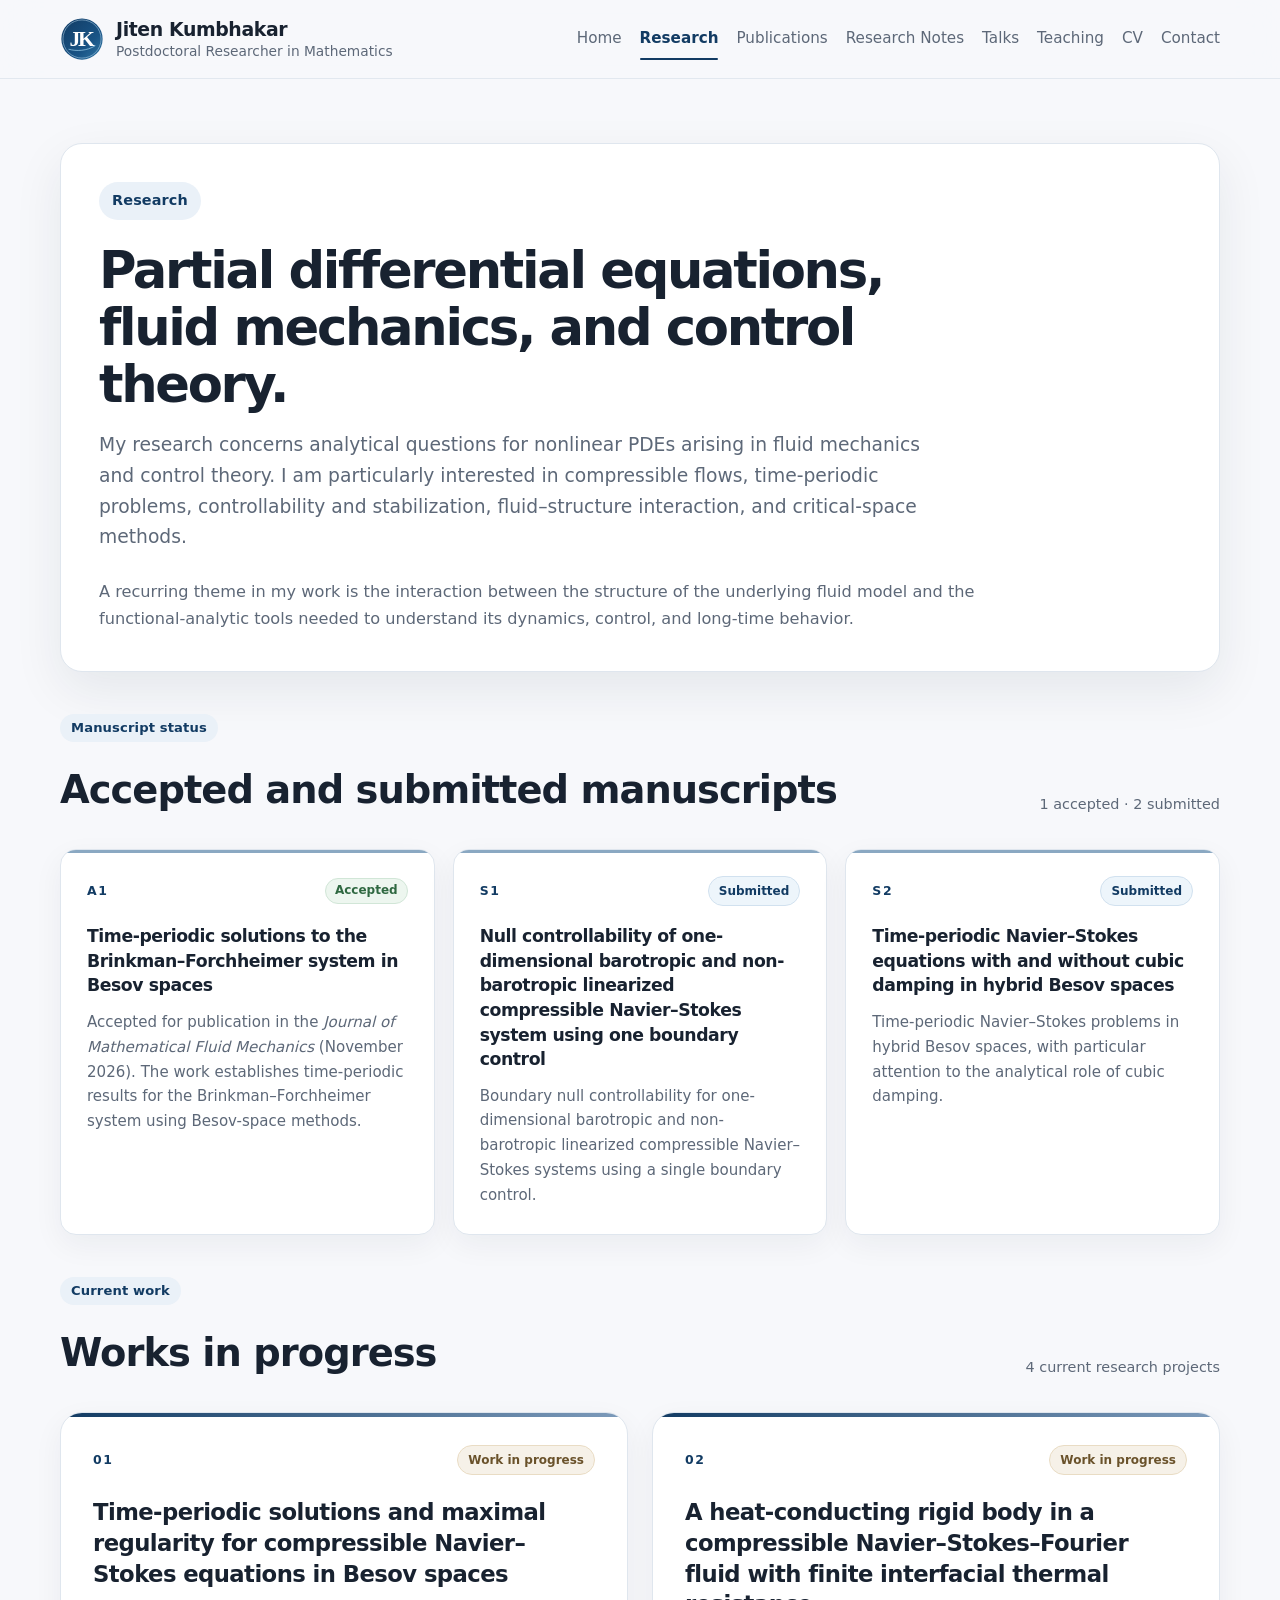
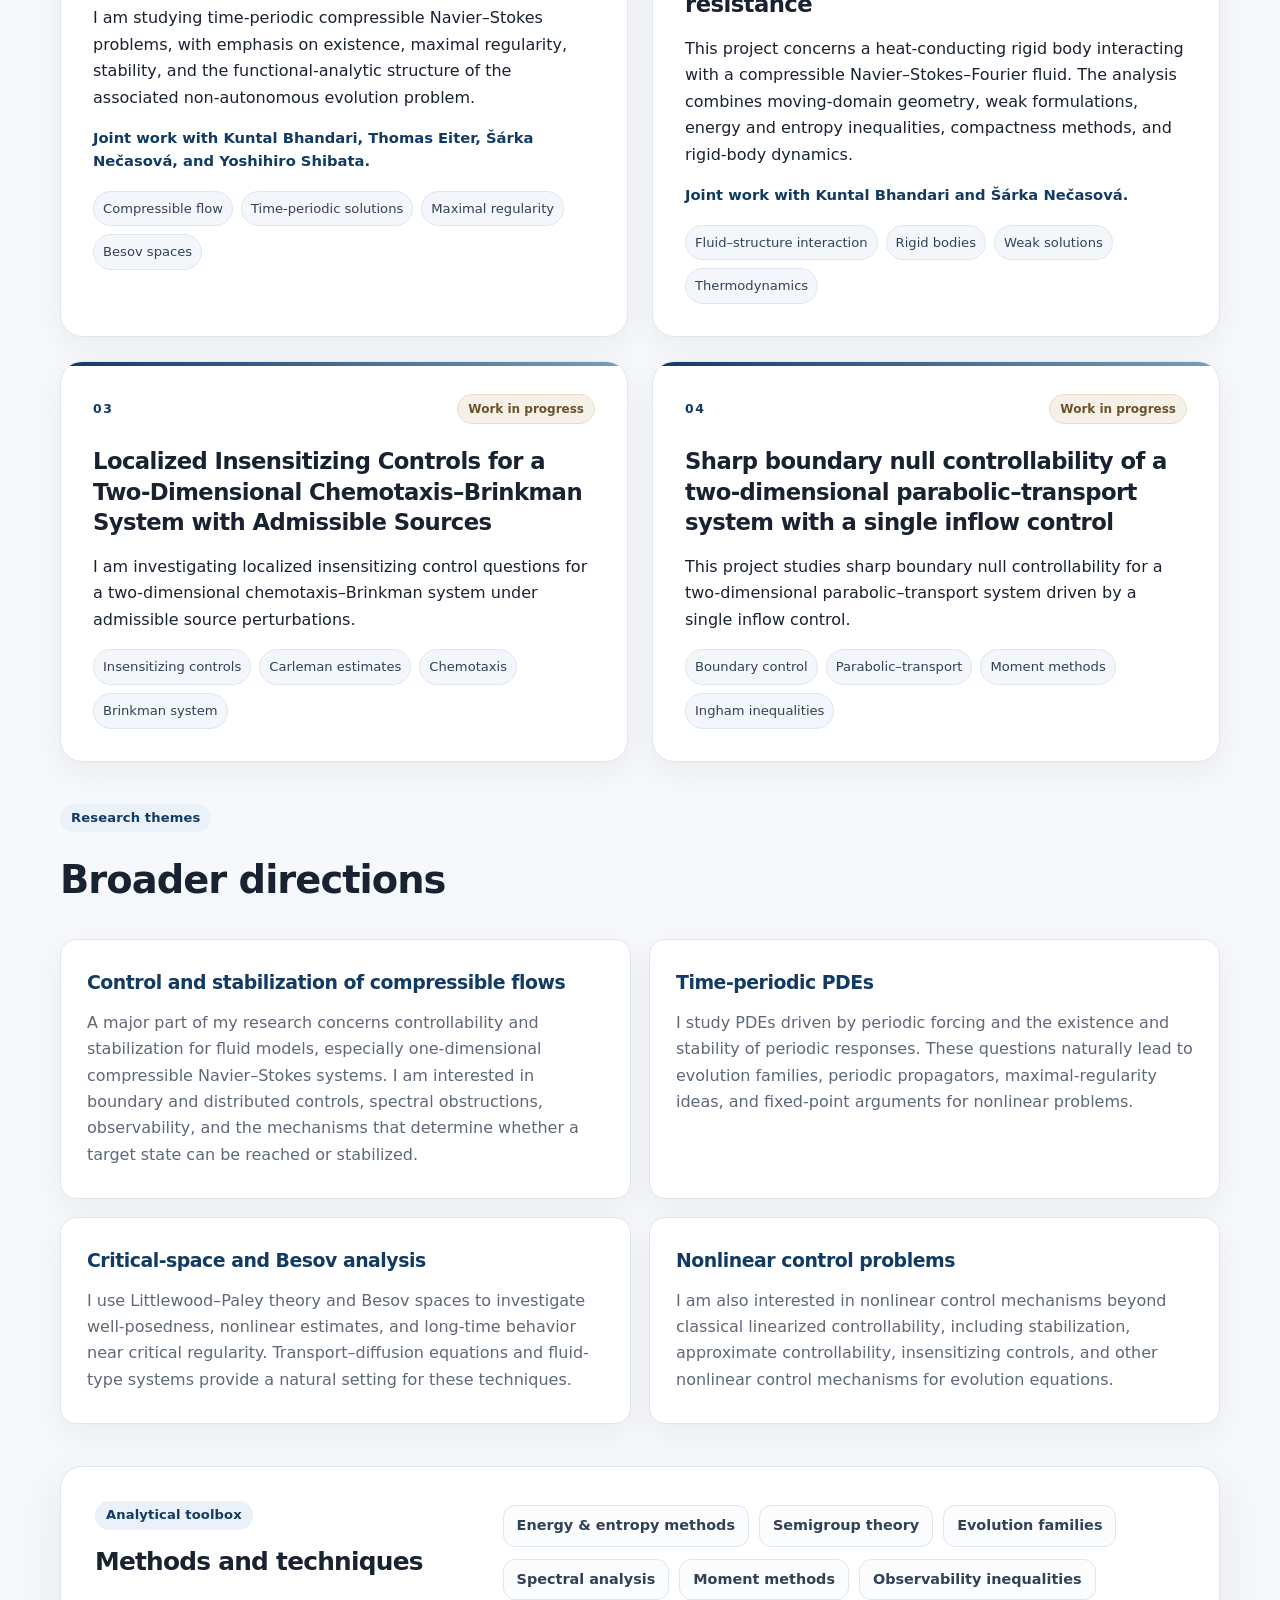
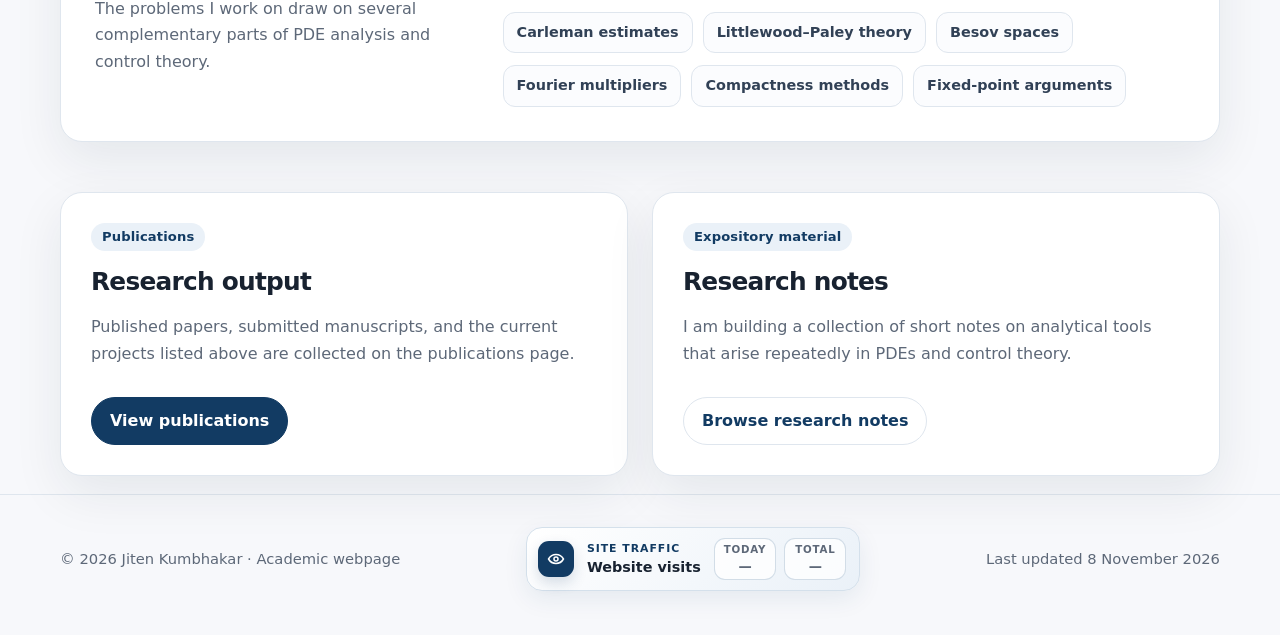
<file: research.html>
<!DOCTYPE html>
<html lang="en">
<head>
<meta charset="UTF-8">
<meta name="viewport" content="width=device-width, initial-scale=1.0">
<title>Research | Jiten Kumbhakar</title>
<meta name="description" content="Research of Jiten Kumbhakar in partial differential equations, fluid mechanics, control theory, time-periodic problems, fluid–structure interaction, and critical-space analysis.">
<link rel="icon" type="image/svg+xml" href="assets/jk-logo.svg">
<link rel="stylesheet" href="assets/style.css">
<link rel="stylesheet" href="assets/research.css">
</head>
<body>
<header class="site-header">
  <div class="container nav">
    <a class="brand" href="index.html" aria-label="Jiten Kumbhakar home"><img class="brand-logo" src="assets/jk-logo.svg" alt="" width="44" height="44"><span class="brand-copy"><span class="brand-name">Jiten Kumbhakar</span><span class="brand-role">Postdoctoral Researcher in Mathematics</span></span></a>
    <nav class="nav-links" aria-label="Main navigation">
      <a href="index.html">Home</a>
      <a class="active" href="research.html">Research</a>
      <a href="publications.html">Publications</a>
      <a href="notes.html">Research Notes</a>
      <a href="talks.html">Talks</a>
      <a href="teaching.html">Teaching</a>
      <a href="CV_Jiten_Kumbhakar.pdf">CV</a>
      <a href="contact.html">Contact</a>
    </nav>
  </div>
</header>

<main class="page-shell">
  <div class="container">
    <section class="page-intro research-intro">
      <div class="eyebrow">Research</div>
      <h1 class="page-title">Partial differential equations, fluid mechanics, and control theory.</h1>
      <p class="page-subtitle">My research concerns analytical questions for nonlinear PDEs arising in fluid mechanics and control theory. I am particularly interested in compressible flows, time-periodic problems, controllability and stabilization, fluid–structure interaction, and critical-space methods.</p>
      <p class="muted research-intro-note">A recurring theme in my work is the interaction between the structure of the underlying fluid model and the functional-analytic tools needed to understand its dynamics, control, and long-time behavior.</p>
    </section>

    <section class="research-section">
      <div class="section-heading-row">
        <div><div class="eyebrow compact">Manuscript status</div><h2 class="home-heading">Accepted and submitted manuscripts</h2></div>
        <span class="section-caption">1 accepted · 2 submitted</span>
      </div>
      <div class="submitted-projects-grid">
        <article class="submitted-project-card"><div class="project-topline"><span class="project-number">A1</span><span class="status-pill accepted">Accepted</span></div><h3>Time-periodic solutions to the Brinkman–Forchheimer system in Besov spaces</h3><p>Accepted for publication in the <em>Journal of Mathematical Fluid Mechanics</em> (November 2026). The work establishes time-periodic results for the Brinkman–Forchheimer system using Besov-space methods.</p></article>
        <article class="submitted-project-card"><div class="project-topline"><span class="project-number">S1</span><span class="status-pill submitted">Submitted</span></div><h3>Null controllability of one-dimensional barotropic and non-barotropic linearized compressible Navier–Stokes system using one boundary control</h3><p>Boundary null controllability for one-dimensional barotropic and non-barotropic linearized compressible Navier–Stokes systems using a single boundary control.</p></article>
        <article class="submitted-project-card"><div class="project-topline"><span class="project-number">S2</span><span class="status-pill submitted">Submitted</span></div><h3>Time-periodic Navier–Stokes equations with and without cubic damping in hybrid Besov spaces</h3><p>Time-periodic Navier–Stokes problems in hybrid Besov spaces, with particular attention to the analytical role of cubic damping.</p></article>
        
      </div>
    </section>

    <section class="research-section">
      <div class="section-heading-row"><div><div class="eyebrow compact">Current work</div><h2 class="home-heading">Works in progress</h2></div><span class="section-caption">4 current research projects</span></div>
      <div class="current-projects-grid">
        <article class="current-project-card"><div class="project-topline"><span class="project-number">01</span><span class="status-pill wip">Work in progress</span></div><h3>Time-periodic solutions and maximal regularity for compressible Navier–Stokes equations in Besov spaces</h3><p>I am studying time-periodic compressible Navier–Stokes problems, with emphasis on existence, maximal regularity, stability, and the functional-analytic structure of the associated non-autonomous evolution problem.</p><p class="collaboration-note">Joint work with Kuntal Bhandari, Thomas Eiter, Šárka Nečasová, and Yoshihiro Shibata.</p><div class="tag-list compact-tags"><span class="tag">Compressible flow</span><span class="tag">Time-periodic solutions</span><span class="tag">Maximal regularity</span><span class="tag">Besov spaces</span></div></article>
        <article class="current-project-card"><div class="project-topline"><span class="project-number">02</span><span class="status-pill wip">Work in progress</span></div><h3>A heat-conducting rigid body in a compressible Navier–Stokes–Fourier fluid with finite interfacial thermal resistance</h3><p>This project concerns a heat-conducting rigid body interacting with a compressible Navier–Stokes–Fourier fluid. The analysis combines moving-domain geometry, weak formulations, energy and entropy inequalities, compactness methods, and rigid-body dynamics.</p><p class="collaboration-note">Joint work with Kuntal Bhandari and Šárka Nečasová.</p><div class="tag-list compact-tags"><span class="tag">Fluid–structure interaction</span><span class="tag">Rigid bodies</span><span class="tag">Weak solutions</span><span class="tag">Thermodynamics</span></div></article>
        <article class="current-project-card"><div class="project-topline"><span class="project-number">03</span><span class="status-pill wip">Work in progress</span></div><h3>Localized Insensitizing Controls for a Two-Dimensional Chemotaxis–Brinkman System with Admissible Sources</h3><p>I am investigating localized insensitizing control questions for a two-dimensional chemotaxis–Brinkman system under admissible source perturbations.</p><div class="tag-list compact-tags"><span class="tag">Insensitizing controls</span><span class="tag">Carleman estimates</span><span class="tag">Chemotaxis</span><span class="tag">Brinkman system</span></div></article>
        <article class="current-project-card"><div class="project-topline"><span class="project-number">04</span><span class="status-pill wip">Work in progress</span></div><h3>Sharp boundary null controllability of a two-dimensional parabolic–transport system with a single inflow control</h3><p>This project studies sharp boundary null controllability for a two-dimensional parabolic–transport system driven by a single inflow control.</p><div class="tag-list compact-tags"><span class="tag">Boundary control</span><span class="tag">Parabolic–transport</span><span class="tag">Moment methods</span><span class="tag">Ingham inequalities</span></div></article>
      </div>
    </section>

    <section class="research-section">
      <div class="section-heading-row"><div><div class="eyebrow compact">Research themes</div><h2 class="home-heading">Broader directions</h2></div></div>
      <div class="research-theme-grid">
        <article class="research-theme-card"><h3>Control and stabilization of compressible flows</h3><p>A major part of my research concerns controllability and stabilization for fluid models, especially one-dimensional compressible Navier–Stokes systems. I am interested in boundary and distributed controls, spectral obstructions, observability, and the mechanisms that determine whether a target state can be reached or stabilized.</p></article>
        <article class="research-theme-card"><h3>Time-periodic PDEs</h3><p>I study PDEs driven by periodic forcing and the existence and stability of periodic responses. These questions naturally lead to evolution families, periodic propagators, maximal-regularity ideas, and fixed-point arguments for nonlinear problems.</p></article>
        <article class="research-theme-card"><h3>Critical-space and Besov analysis</h3><p>I use Littlewood–Paley theory and Besov spaces to investigate well-posedness, nonlinear estimates, and long-time behavior near critical regularity. Transport–diffusion equations and fluid-type systems provide a natural setting for these techniques.</p></article>
        <article class="research-theme-card"><h3>Nonlinear control problems</h3><p>I am also interested in nonlinear control mechanisms beyond classical linearized controllability, including stabilization, approximate controllability, insensitizing controls, and other nonlinear control mechanisms for evolution equations.</p></article>
      </div>
    </section>

    <section class="research-section">
      <article class="section-card full-width methods-card"><div class="methods-layout"><div><div class="eyebrow compact">Analytical toolbox</div><h2 class="section-title">Methods and techniques</h2><p class="muted">The problems I work on draw on several complementary parts of PDE analysis and control theory.</p></div><div class="methods-list"><span class="method-chip">Energy & entropy methods</span><span class="method-chip">Semigroup theory</span><span class="method-chip">Evolution families</span><span class="method-chip">Spectral analysis</span><span class="method-chip">Moment methods</span><span class="method-chip">Observability inequalities</span><span class="method-chip">Carleman estimates</span><span class="method-chip">Littlewood–Paley theory</span><span class="method-chip">Besov spaces</span><span class="method-chip">Fourier multipliers</span><span class="method-chip">Compactness methods</span><span class="method-chip">Fixed-point arguments</span></div></div></article>
    </section>

    <section class="research-section last-research-section"><div class="home-two-column"><article class="section-card"><div class="eyebrow compact">Publications</div><h2 class="section-title">Research output</h2><p class="muted">Published papers, submitted manuscripts, and the current projects listed above are collected on the publications page.</p><div class="button-row"><a class="button primary" href="publications.html">View publications</a></div></article><article class="section-card"><div class="eyebrow compact">Expository material</div><h2 class="section-title">Research notes</h2><p class="muted">I am building a collection of short notes on analytical tools that arise repeatedly in PDEs and control theory.</p><div class="button-row"><a class="button secondary" href="notes.html">Browse research notes</a></div></article></div></section>
  </div>
</main>

<footer class="footer"><div class="container footer-inner"><div>© <span id="year"></span> Jiten Kumbhakar · Academic webpage</div><div class="visit-card is-loading" id="visit-card" aria-label="Website visit counter"><span class="visit-icon" aria-hidden="true"><svg viewBox="0 0 24 24" fill="none" stroke="currentColor" stroke-width="2" stroke-linecap="round" stroke-linejoin="round"><path d="M2 12s3.5-6 10-6 10 6 10 6-3.5 6-10 6S2 12 2 12Z"/><circle cx="12" cy="12" r="2.7"/></svg></span><span class="visit-heading"><small>Site traffic</small><strong>Website visits</strong></span><span class="visit-stats"><span class="visit-stat"><small>Today</small><strong id="visits-today">—</strong></span><span class="visit-stat"><small>Total</small><strong id="visits-total">—</strong></span></span></div><div class="footer-meta">Last updated 8 November 2026</div></div></footer>
<script>document.getElementById("year").textContent=new Date().getFullYear();</script>
<script src="assets/visit-counter.js?v=20261108"></script>
</body>
</html>
</file>
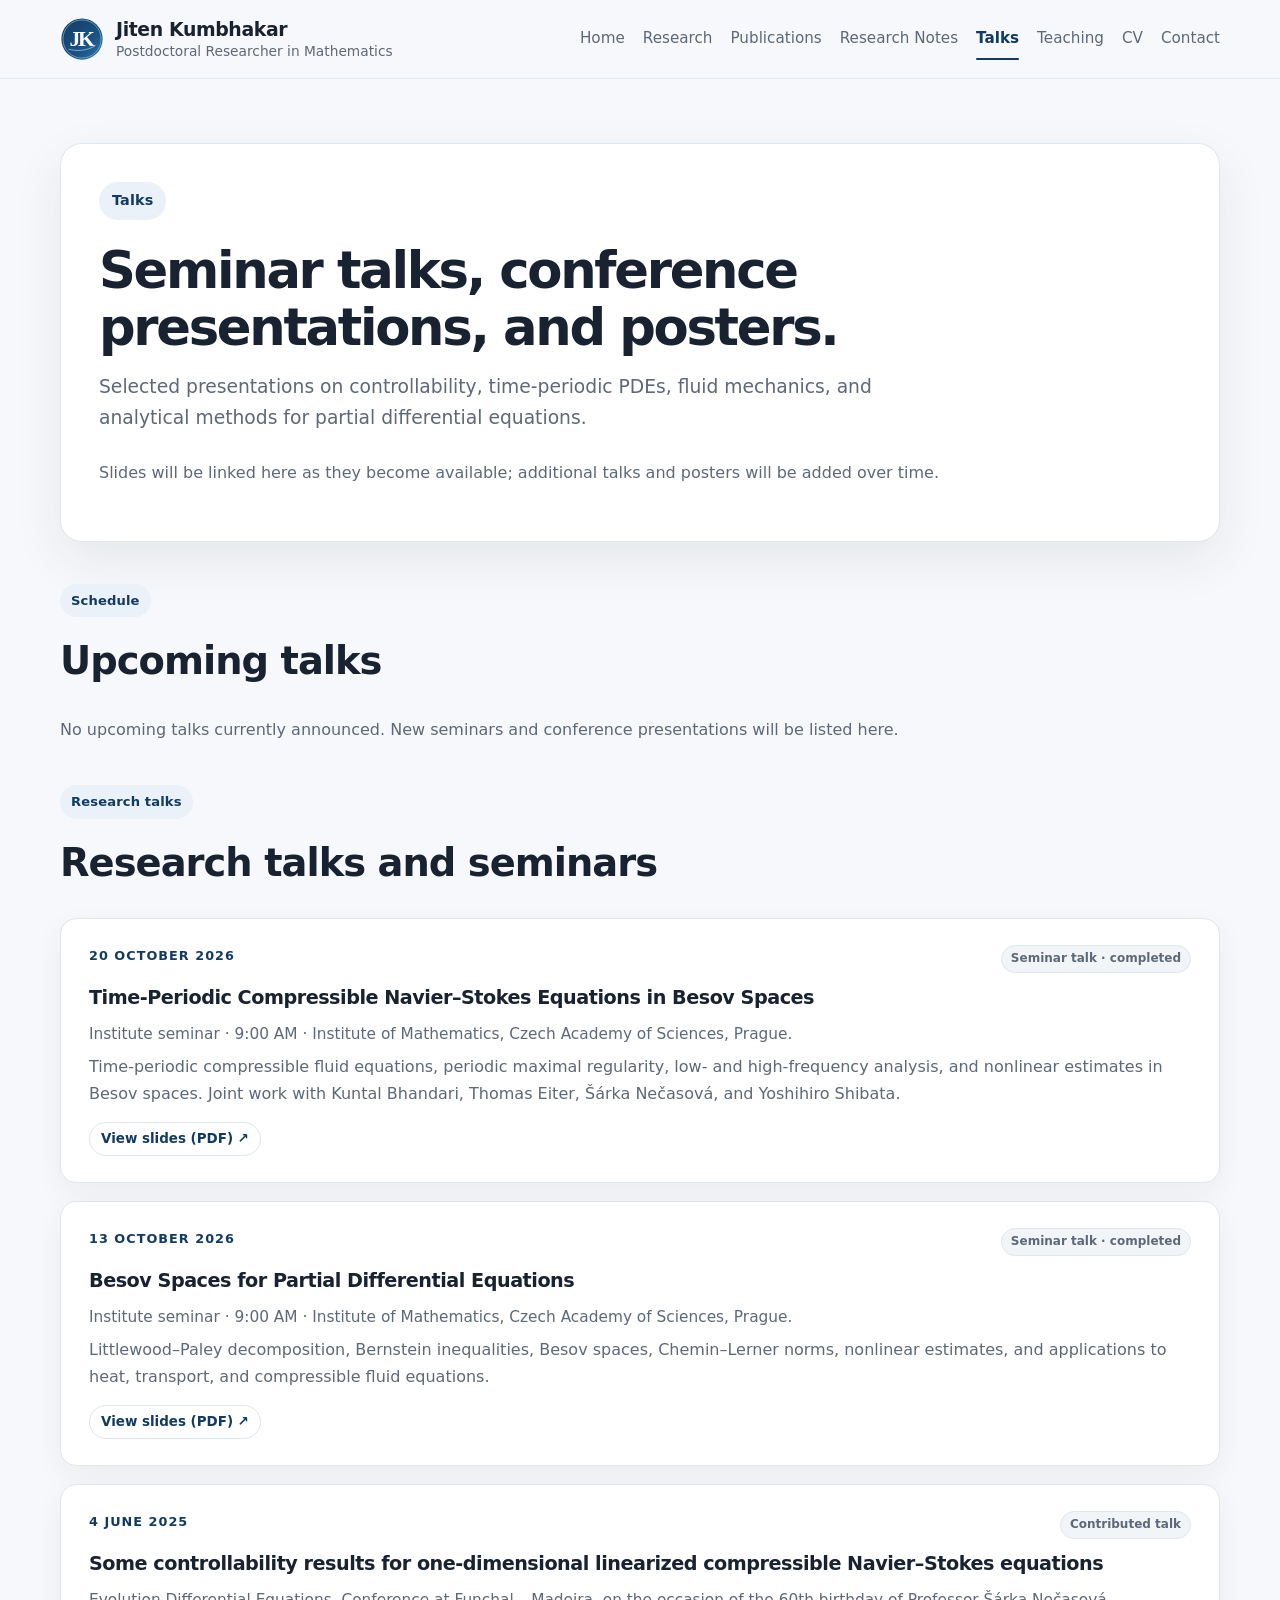
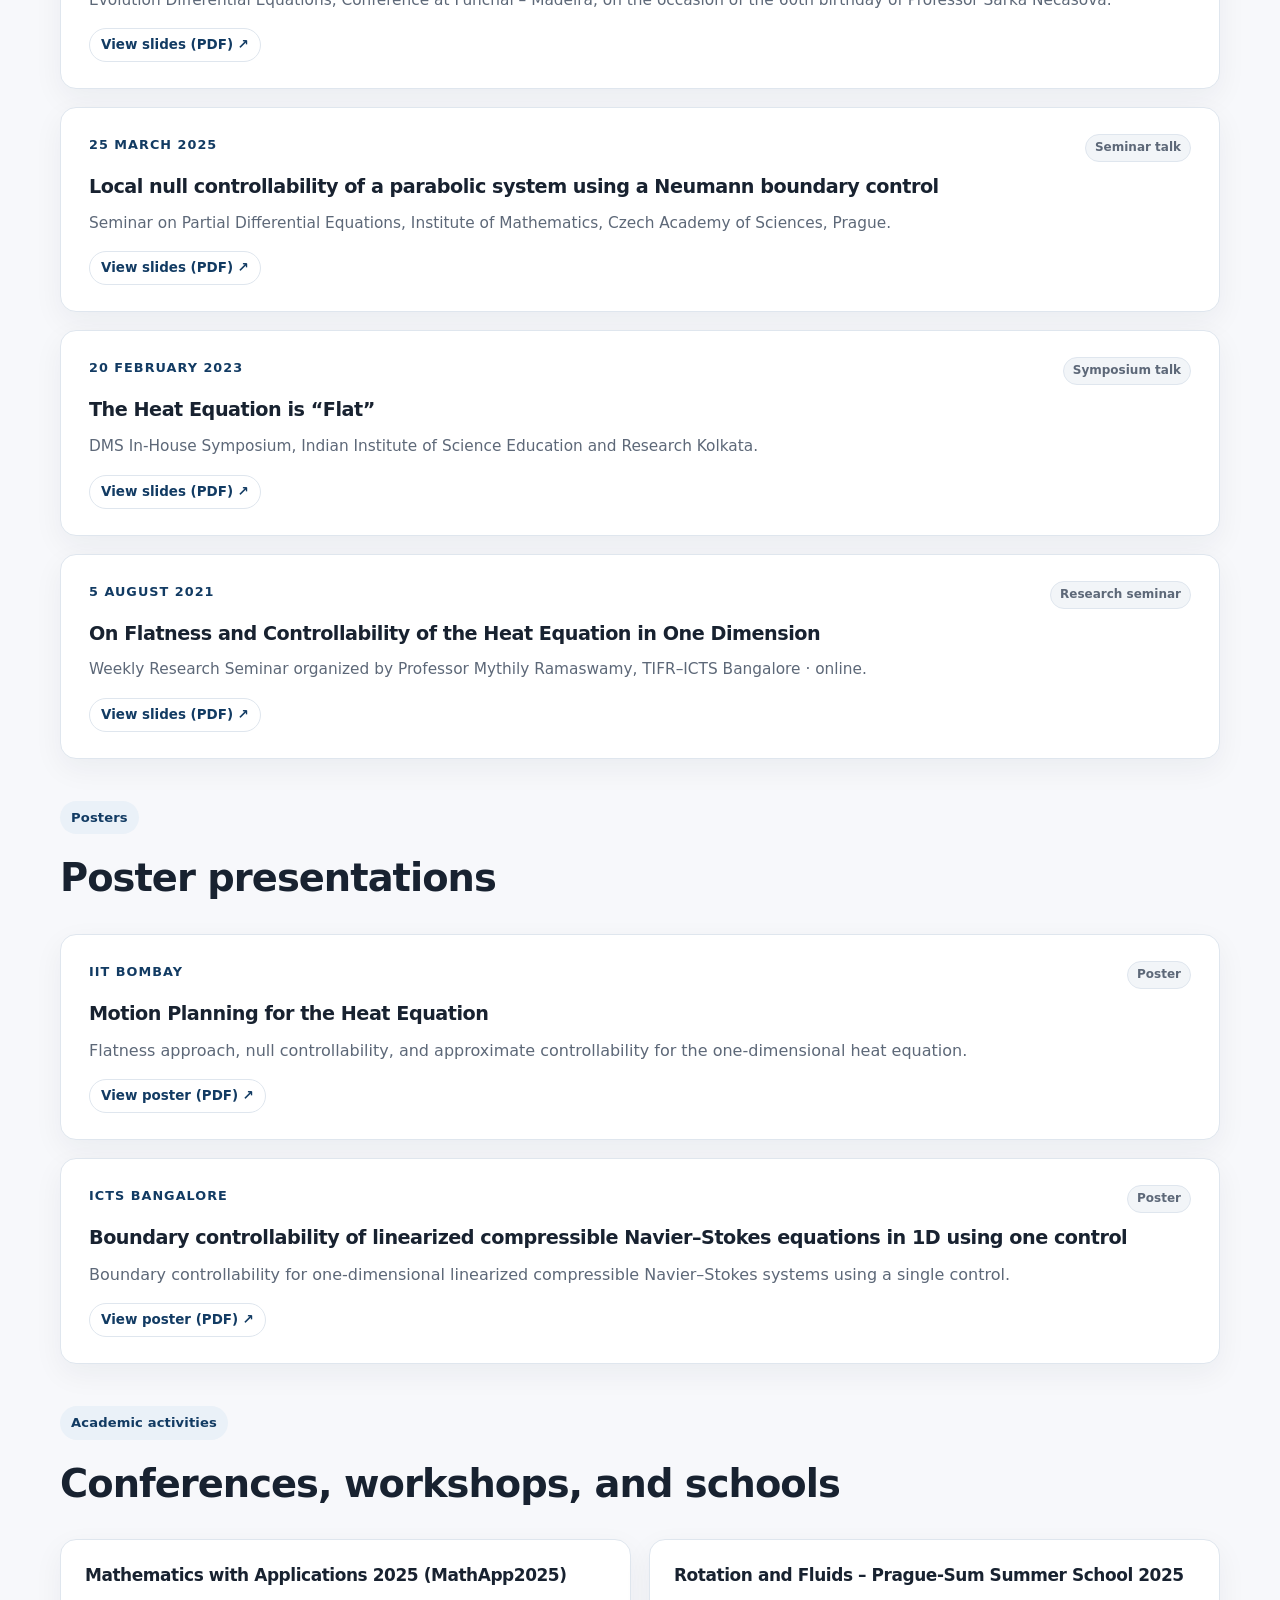
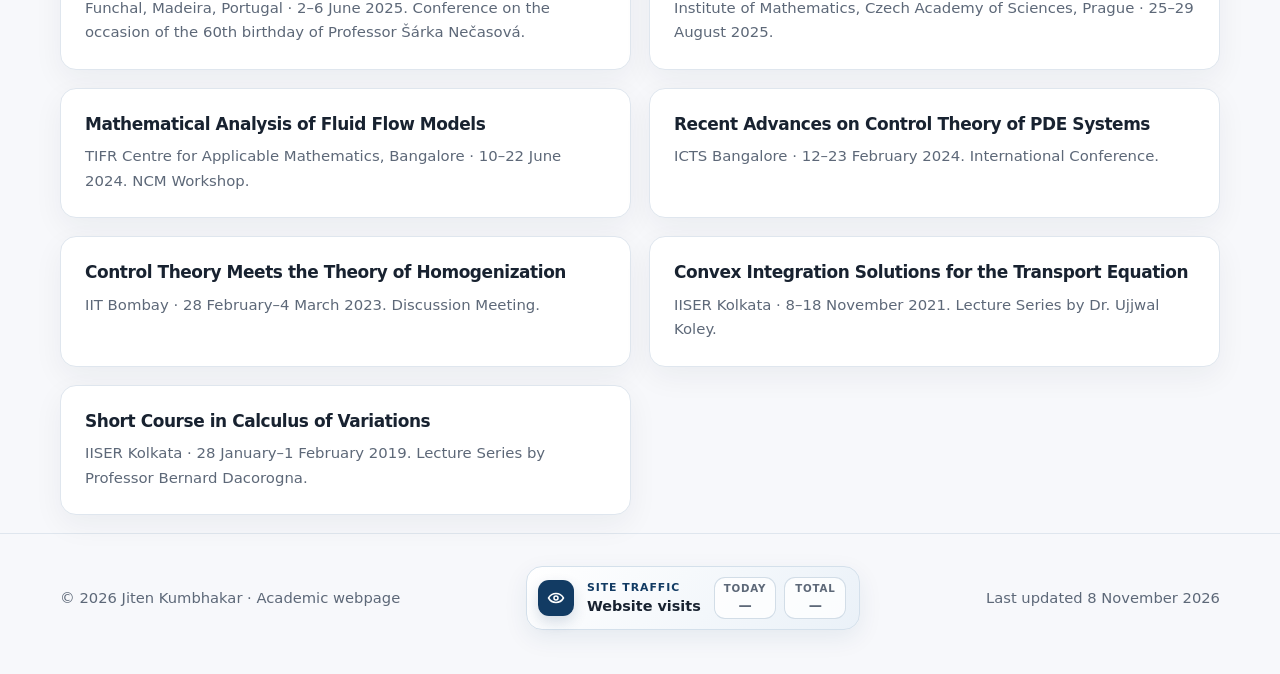
<file: talks.html>
<!DOCTYPE html>
<html lang="en">
<head>
<meta charset="UTF-8">
<meta name="viewport" content="width=device-width, initial-scale=1.0">
<title>Talks | Jiten Kumbhakar</title>
<meta name="description" content="Research seminar talks, presentation slides, conference talks, and posters of Jiten Kumbhakar.">
<link rel="icon" type="image/svg+xml" href="assets/jk-logo.svg">
<link rel="stylesheet" href="assets/style.css">
<link rel="stylesheet" href="assets/talks.css">
</head>
<body>
<header class="site-header"><div class="container nav"><a class="brand" href="index.html" aria-label="Jiten Kumbhakar home"><img class="brand-logo" src="assets/jk-logo.svg" alt="" width="44" height="44"><span class="brand-copy"><span class="brand-name">Jiten Kumbhakar</span><span class="brand-role">Postdoctoral Researcher in Mathematics</span></span></a><nav class="nav-links" aria-label="Main navigation"><a href="index.html">Home</a><a href="research.html">Research</a><a href="publications.html">Publications</a><a href="notes.html">Research Notes</a><a class="active" href="talks.html">Talks</a><a href="teaching.html">Teaching</a><a href="CV_Jiten_Kumbhakar.pdf">CV</a><a href="contact.html">Contact</a></nav></div></header>

<main class="page-shell"><div class="container">
<section class="page-intro talks-intro"><div class="eyebrow">Talks</div><h1 class="page-title">Seminar talks, conference presentations, and posters.</h1><p class="page-subtitle">Selected presentations on controllability, time-periodic PDEs, fluid mechanics, and analytical methods for partial differential equations.</p><p class="muted">Slides will be linked here as they become available; additional talks and posters will be added over time.</p></section>

<section class="talks-section"><div class="section-heading-row"><div><div class="eyebrow compact">Schedule</div><h2 class="home-heading">Upcoming talks</h2></div></div><p class="muted">No upcoming talks currently announced. New seminars and conference presentations will be listed here.</p></section>

<section class="talks-section"><div class="section-heading-row"><div><div class="eyebrow compact">Research talks</div><h2 class="home-heading">Research talks and seminars</h2></div></div><div class="talk-card-list">
<article class="talk-card"><div class="talk-topline"><span class="talk-date">20 October 2026</span><span class="talk-type">Seminar talk · completed</span></div><h3>Time-Periodic Compressible Navier–Stokes Equations in Besov Spaces</h3><p class="talk-meta">Institute seminar · 9:00 AM · Institute of Mathematics, Czech Academy of Sciences, Prague.</p><p class="talk-description">Time-periodic compressible fluid equations, periodic maximal regularity, low- and high-frequency analysis, and nonlinear estimates in Besov spaces. Joint work with Kuntal Bhandari, Thomas Eiter, Šárka Nečasová, and Yoshihiro Shibata.</p><div class="talk-links"><a class="talk-link" href="slides/Oct20_CNS_Final_Presentation-2.pdf" target="_blank" rel="noopener noreferrer">View slides (PDF) ↗</a></div></article>
<article class="talk-card"><div class="talk-topline"><span class="talk-date">13 October 2026</span><span class="talk-type">Seminar talk · completed</span></div><h3>Besov Spaces for Partial Differential Equations</h3><p class="talk-meta">Institute seminar · 9:00 AM · Institute of Mathematics, Czech Academy of Sciences, Prague.</p><p class="talk-description">Littlewood–Paley decomposition, Bernstein inequalities, Besov spaces, Chemin–Lerner norms, nonlinear estimates, and applications to heat, transport, and compressible fluid equations.</p><div class="talk-links"><a class="talk-link" id="besov-slides-link" href="slides/Oct13_Besov_Slides_With_Backups.pdf" target="_blank" rel="noopener noreferrer">View slides (PDF) ↗</a></div></article>
<article class="talk-card"><div class="talk-topline"><span class="talk-date">4 June 2025</span><span class="talk-type">Contributed talk</span></div><h3>Some controllability results for one-dimensional linearized compressible Navier–Stokes equations</h3><p class="talk-meta">Evolution Differential Equations, Conference at Funchal – Madeira, on the occasion of the 60th birthday of Professor Šárka Nečasová.</p><div class="talk-links"><a class="talk-link" href="slides/Funchal_2025_Compressible_NS_Control.pdf" target="_blank" rel="noopener noreferrer">View slides (PDF) ↗</a></div></article>
<article class="talk-card"><div class="talk-topline"><span class="talk-date">25 March 2025</span><span class="talk-type">Seminar talk</span></div><h3>Local null controllability of a parabolic system using a Neumann boundary control</h3><p class="talk-meta">Seminar on Partial Differential Equations, Institute of Mathematics, Czech Academy of Sciences, Prague.</p><div class="talk-links"><a class="talk-link" href="slides/IMCAS_PDE_Seminar_2025_Parabolic_System.pdf" target="_blank" rel="noopener noreferrer">View slides (PDF) ↗</a></div></article>
<article class="talk-card"><div class="talk-topline"><span class="talk-date">20 February 2023</span><span class="talk-type">Symposium talk</span></div><h3>The Heat Equation is “Flat”</h3><p class="talk-meta">DMS In-House Symposium, Indian Institute of Science Education and Research Kolkata.</p><div class="talk-links"><a class="talk-link" href="slides/DMS_Symposium_2023_Heat_Equation_Flat.pdf" target="_blank" rel="noopener noreferrer">View slides (PDF) ↗</a></div></article>
<article class="talk-card"><div class="talk-topline"><span class="talk-date">5 August 2021</span><span class="talk-type">Research seminar</span></div><h3>On Flatness and Controllability of the Heat Equation in One Dimension</h3><p class="talk-meta">Weekly Research Seminar organized by Professor Mythily Ramaswamy, TIFR–ICTS Bangalore · online.</p><div class="talk-links"><a class="talk-link" href="slides/TIFR_ICTS_2021_Flatness_Heat_Equation.pdf" target="_blank" rel="noopener noreferrer">View slides (PDF) ↗</a></div></article>
</div></section>

<section class="talks-section"><div class="section-heading-row"><div><div class="eyebrow compact">Posters</div><h2 class="home-heading">Poster presentations</h2></div></div><div class="talk-card-list"><article class="talk-card"><div class="talk-topline"><span class="talk-date">IIT Bombay</span><span class="talk-type">Poster</span></div><h3>Motion Planning for the Heat Equation</h3><p class="talk-description">Flatness approach, null controllability, and approximate controllability for the one-dimensional heat equation.</p><div class="talk-links"><a class="talk-link" href="posters/IITB_Heat_Equation_Flatness_Poster.pdf" target="_blank" rel="noopener noreferrer">View poster (PDF) ↗</a></div></article><article class="talk-card"><div class="talk-topline"><span class="talk-date">ICTS Bangalore</span><span class="talk-type">Poster</span></div><h3>Boundary controllability of linearized compressible Navier–Stokes equations in 1D using one control</h3><p class="talk-description">Boundary controllability for one-dimensional linearized compressible Navier–Stokes systems using a single control.</p><div class="talk-links"><a class="talk-link" href="posters/ICTS_Compressible_NS_Control_Poster.pdf" target="_blank" rel="noopener noreferrer">View poster (PDF) ↗</a></div></article></div></section>

<section class="talks-section last-research-section"><div class="section-heading-row"><div><div class="eyebrow compact">Academic activities</div><h2 class="home-heading">Conferences, workshops, and schools</h2></div></div><div class="activity-grid"><article class="activity-card"><h3>Mathematics with Applications 2025 (MathApp2025)</h3><p>Funchal, Madeira, Portugal · 2–6 June 2025. Conference on the occasion of the 60th birthday of Professor Šárka Nečasová.</p></article><article class="activity-card"><h3>Rotation and Fluids – Prague-Sum Summer School 2025</h3><p>Institute of Mathematics, Czech Academy of Sciences, Prague · 25–29 August 2025.</p></article><article class="activity-card"><h3>Mathematical Analysis of Fluid Flow Models</h3><p>TIFR Centre for Applicable Mathematics, Bangalore · 10–22 June 2024. NCM Workshop.</p></article><article class="activity-card"><h3>Recent Advances on Control Theory of PDE Systems</h3><p>ICTS Bangalore · 12–23 February 2024. International Conference.</p></article><article class="activity-card"><h3>Control Theory Meets the Theory of Homogenization</h3><p>IIT Bombay · 28 February–4 March 2023. Discussion Meeting.</p></article><article class="activity-card"><h3>Convex Integration Solutions for the Transport Equation</h3><p>IISER Kolkata · 8–18 November 2021. Lecture Series by Dr. Ujjwal Koley.</p></article><article class="activity-card"><h3>Short Course in Calculus of Variations</h3><p>IISER Kolkata · 28 January–1 February 2019. Lecture Series by Professor Bernard Dacorogna.</p></article></div></section>
</div></main>

<footer class="footer"><div class="container footer-inner"><div>© <span id="year"></span> Jiten Kumbhakar · Academic webpage</div><div class="visit-card is-loading" id="visit-card" aria-label="Website visit counter"><span class="visit-icon" aria-hidden="true"><svg viewBox="0 0 24 24" fill="none" stroke="currentColor" stroke-width="2" stroke-linecap="round" stroke-linejoin="round"><path d="M2 12s3.5-6 10-6 10 6 10 6-3.5 6-10 6S2 12 2 12Z"/><circle cx="12" cy="12" r="2.7"/></svg></span><span class="visit-heading"><small>Site traffic</small><strong>Website visits</strong></span><span class="visit-stats"><span class="visit-stat"><small>Today</small><strong id="visits-today">—</strong></span><span class="visit-stat"><small>Total</small><strong id="visits-total">—</strong></span></span></div><div class="footer-meta">Last updated 8 November 2026</div></div></footer>
<script>document.getElementById("year").textContent=new Date().getFullYear();</script>
<script src="assets/visit-counter.js?v=20261108"></script>

</body></html>
</file>
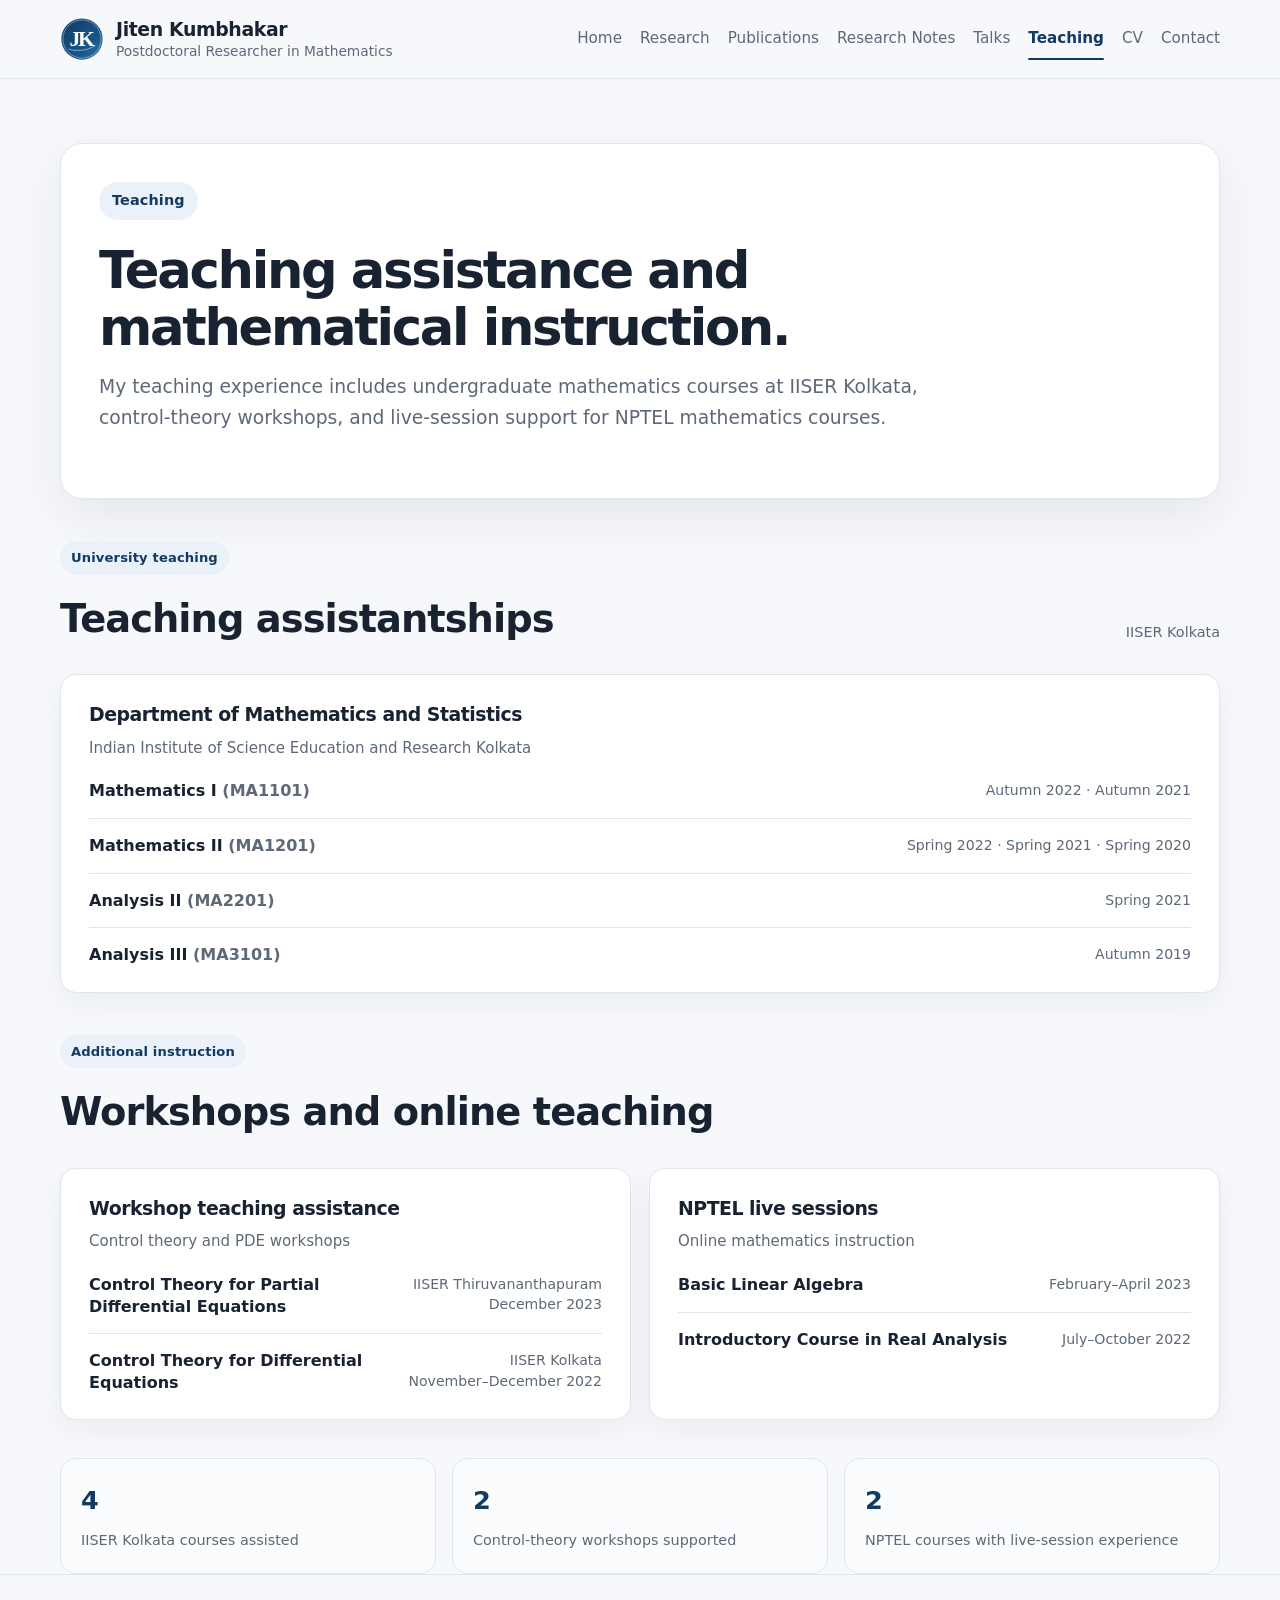
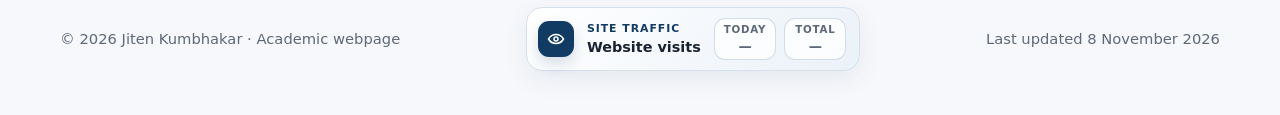
<file: teaching.html>
<!DOCTYPE html>
<html lang="en">
<head>
<meta charset="UTF-8">
<meta name="viewport" content="width=device-width, initial-scale=1.0">
<title>Teaching | Jiten Kumbhakar</title>
<meta name="description" content="Teaching assistance, workshop instruction, and NPTEL live-session experience of Jiten Kumbhakar.">
<link rel="icon" type="image/svg+xml" href="assets/jk-logo.svg">
<link rel="stylesheet" href="assets/style.css">
<link rel="stylesheet" href="assets/teaching.css">
</head>
<body>
<header class="site-header">
  <div class="container nav">
    <a class="brand" href="index.html" aria-label="Jiten Kumbhakar home"><img class="brand-logo" src="assets/jk-logo.svg" alt="" width="44" height="44"><span class="brand-copy"><span class="brand-name">Jiten Kumbhakar</span><span class="brand-role">Postdoctoral Researcher in Mathematics</span></span></a>
    <nav class="nav-links" aria-label="Main navigation">
      <a href="index.html">Home</a><a href="research.html">Research</a><a href="publications.html">Publications</a><a href="notes.html">Research Notes</a><a href="talks.html">Talks</a><a class="active" href="teaching.html">Teaching</a><a href="CV_Jiten_Kumbhakar.pdf">CV</a><a href="contact.html">Contact</a>
    </nav>
  </div>
</header>

<main class="page-shell">
  <div class="container">
    <section class="page-intro teaching-intro"><div class="eyebrow">Teaching</div><h1 class="page-title">Teaching assistance and mathematical instruction.</h1><p class="page-subtitle">My teaching experience includes undergraduate mathematics courses at IISER Kolkata, control-theory workshops, and live-session support for NPTEL mathematics courses.</p></section>

    <section class="teaching-section"><div class="section-heading-row"><div><div class="eyebrow compact">University teaching</div><h2 class="home-heading">Teaching assistantships</h2></div><span class="section-caption">IISER Kolkata</span></div><article class="teaching-card featured"><h3>Department of Mathematics and Statistics</h3><p class="institution">Indian Institute of Science Education and Research Kolkata</p><ul class="course-list"><li class="course-item"><div class="course-title">Mathematics I <span class="course-code">(MA1101)</span></div><div class="course-term">Autumn 2022 · Autumn 2021</div></li><li class="course-item"><div class="course-title">Mathematics II <span class="course-code">(MA1201)</span></div><div class="course-term">Spring 2022 · Spring 2021 · Spring 2020</div></li><li class="course-item"><div class="course-title">Analysis II <span class="course-code">(MA2201)</span></div><div class="course-term">Spring 2021</div></li><li class="course-item"><div class="course-title">Analysis III <span class="course-code">(MA3101)</span></div><div class="course-term">Autumn 2019</div></li></ul></article></section>

    <section class="teaching-section"><div class="section-heading-row"><div><div class="eyebrow compact">Additional instruction</div><h2 class="home-heading">Workshops and online teaching</h2></div></div><div class="teaching-grid"><article class="teaching-card"><h3>Workshop teaching assistance</h3><p class="institution">Control theory and PDE workshops</p><ul class="course-list"><li class="course-item"><div class="course-title">Control Theory for Partial Differential Equations</div><div class="course-term">IISER Thiruvananthapuram<br>December 2023</div></li><li class="course-item"><div class="course-title">Control Theory for Differential Equations</div><div class="course-term">IISER Kolkata<br>November–December 2022</div></li></ul></article><article class="teaching-card"><h3>NPTEL live sessions</h3><p class="institution">Online mathematics instruction</p><ul class="course-list"><li class="course-item"><div class="course-title">Basic Linear Algebra</div><div class="course-term">February–April 2023</div></li><li class="course-item"><div class="course-title">Introductory Course in Real Analysis</div><div class="course-term">July–October 2022</div></li></ul></article></div><div class="teaching-summary"><div class="teaching-summary-card"><strong>4</strong><span>IISER Kolkata courses assisted</span></div><div class="teaching-summary-card"><strong>2</strong><span>Control-theory workshops supported</span></div><div class="teaching-summary-card"><strong>2</strong><span>NPTEL courses with live-session experience</span></div></div></section>
  </div>
</main>

<footer class="footer"><div class="container footer-inner"><div>© <span id="year"></span> Jiten Kumbhakar · Academic webpage</div><div class="visit-card is-loading" id="visit-card" aria-label="Website visit counter"><span class="visit-icon" aria-hidden="true"><svg viewBox="0 0 24 24" fill="none" stroke="currentColor" stroke-width="2" stroke-linecap="round" stroke-linejoin="round"><path d="M2 12s3.5-6 10-6 10 6 10 6-3.5 6-10 6S2 12 2 12Z"/><circle cx="12" cy="12" r="2.7"/></svg></span><span class="visit-heading"><small>Site traffic</small><strong>Website visits</strong></span><span class="visit-stats"><span class="visit-stat"><small>Today</small><strong id="visits-today">—</strong></span><span class="visit-stat"><small>Total</small><strong id="visits-total">—</strong></span></span></div><div class="footer-meta">Last updated 8 November 2026</div></div></footer>
<script>document.getElementById("year").textContent=new Date().getFullYear();</script>
<script src="assets/visit-counter.js?v=20261108"></script>
</body>
</html>
</file>
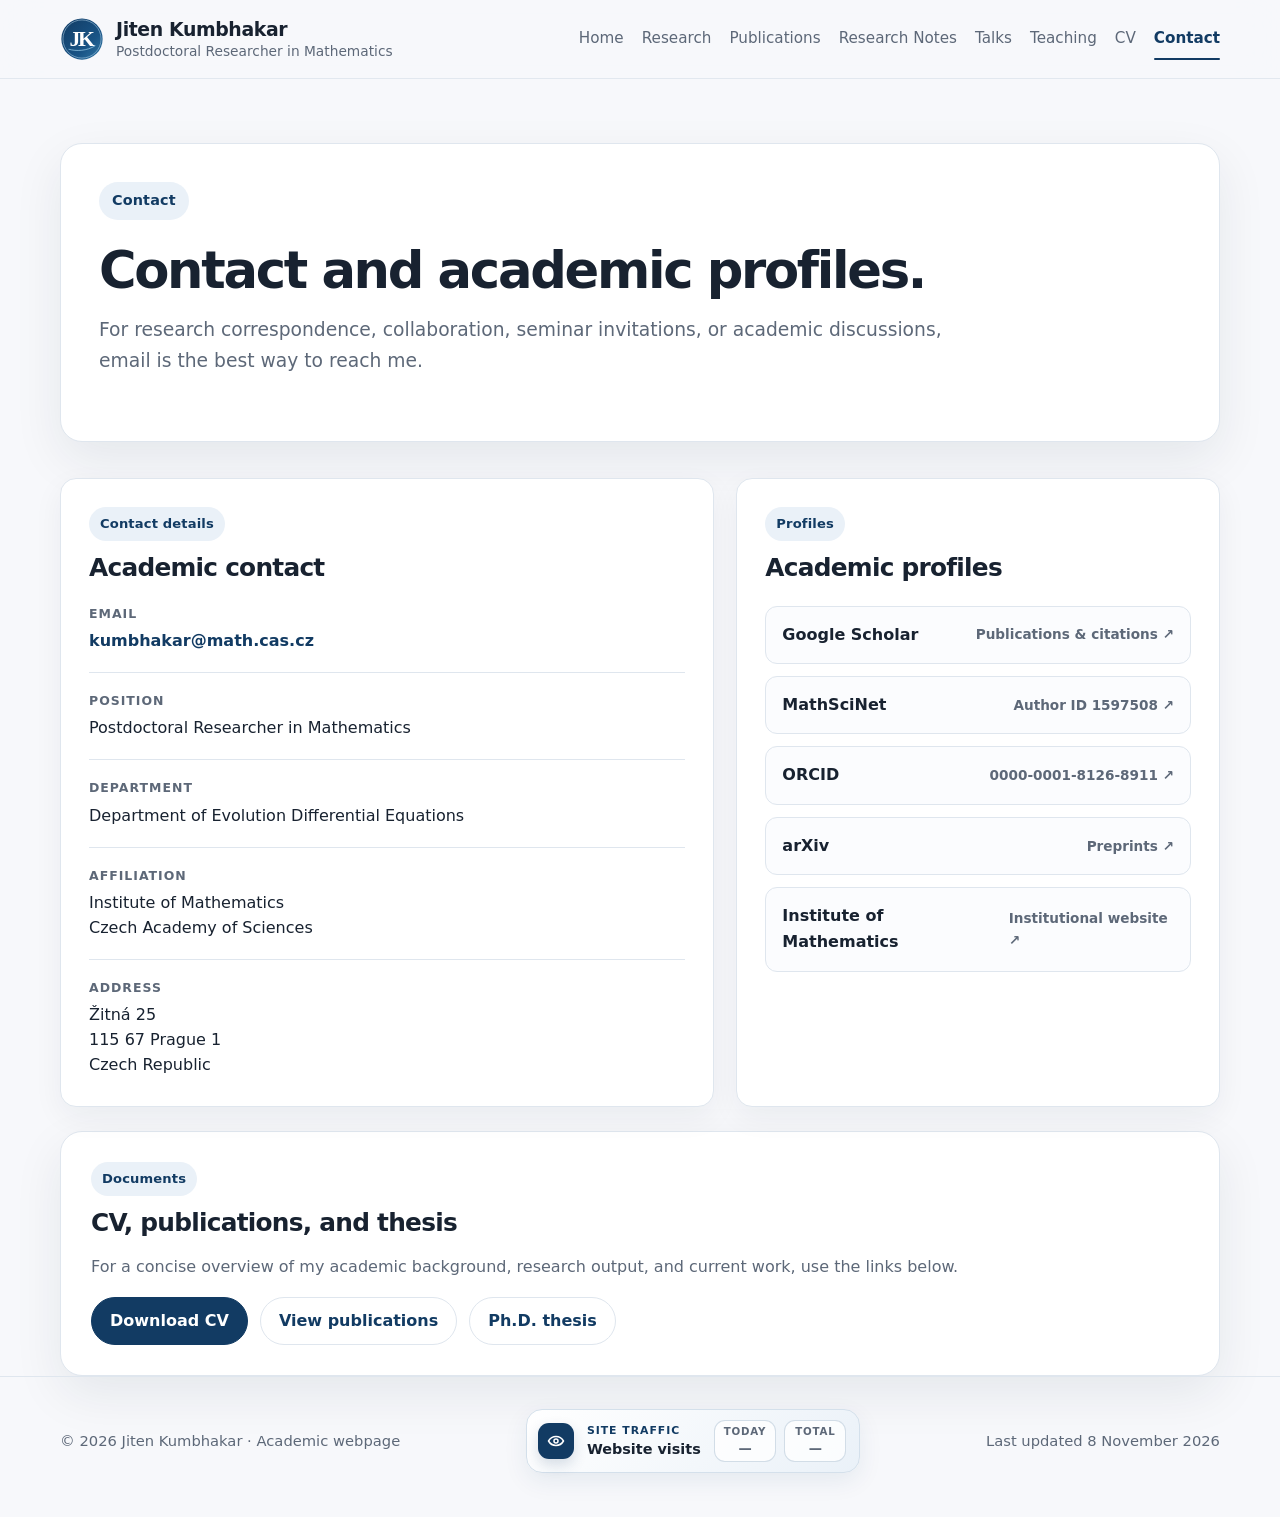
<file: preview-2026/contact.html>
<!DOCTYPE html>
<html lang="en">
<head><meta charset="UTF-8"><meta name="viewport" content="width=device-width, initial-scale=1.0"><meta http-equiv="refresh" content="0; url=../contact.html"><meta name="robots" content="noindex,nofollow"><link rel="canonical" href="../contact.html"><title>Redirecting to Contact</title></head>
<body><p>The preview has been retired. <a href="../contact.html">Continue to the live Contact page</a>.</p><script>location.replace("../contact.html");</script></body>
</html>
</file>
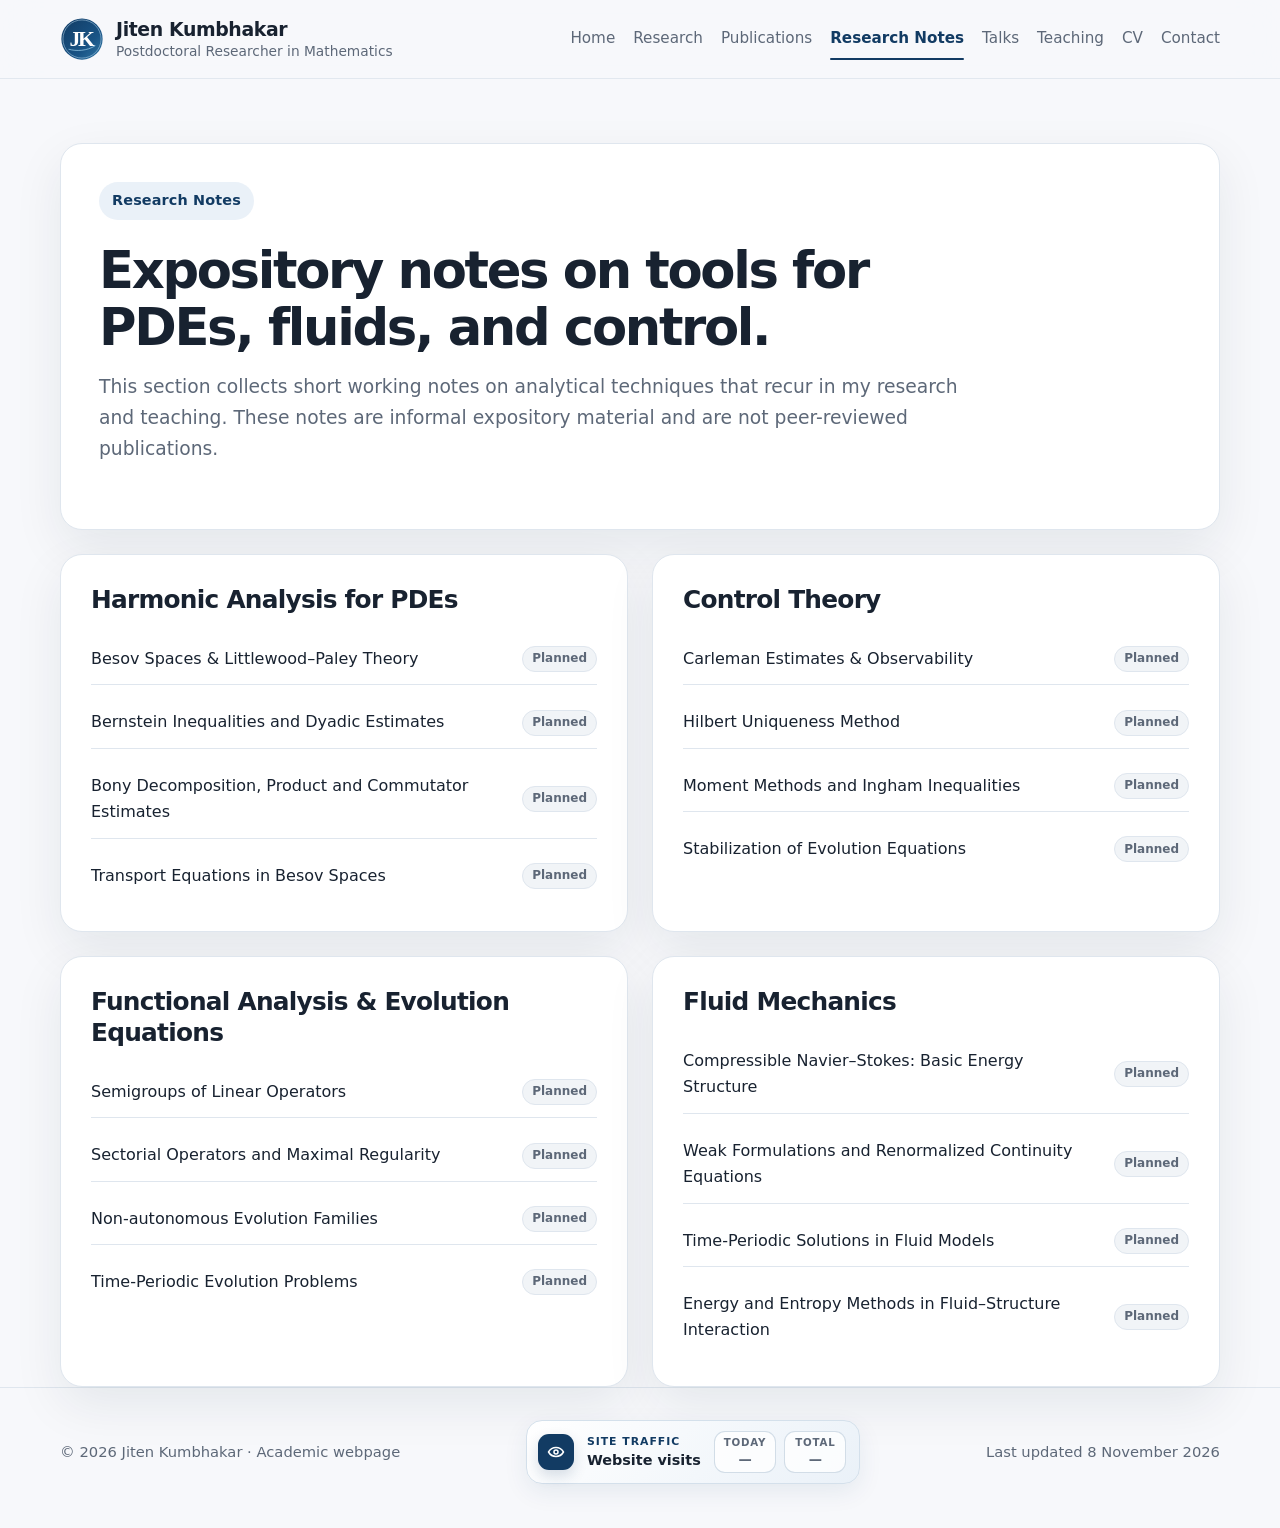
<file: preview-2026/notes.html>
<!DOCTYPE html>
<html lang="en">
<head><meta charset="UTF-8"><meta name="viewport" content="width=device-width, initial-scale=1.0"><meta http-equiv="refresh" content="0; url=../notes.html"><meta name="robots" content="noindex,nofollow"><link rel="canonical" href="../notes.html"><title>Redirecting to Research Notes</title></head>
<body><p>The preview has been retired. <a href="../notes.html">Continue to the live Research Notes page</a>.</p><script>location.replace("../notes.html");</script></body>
</html>
</file>
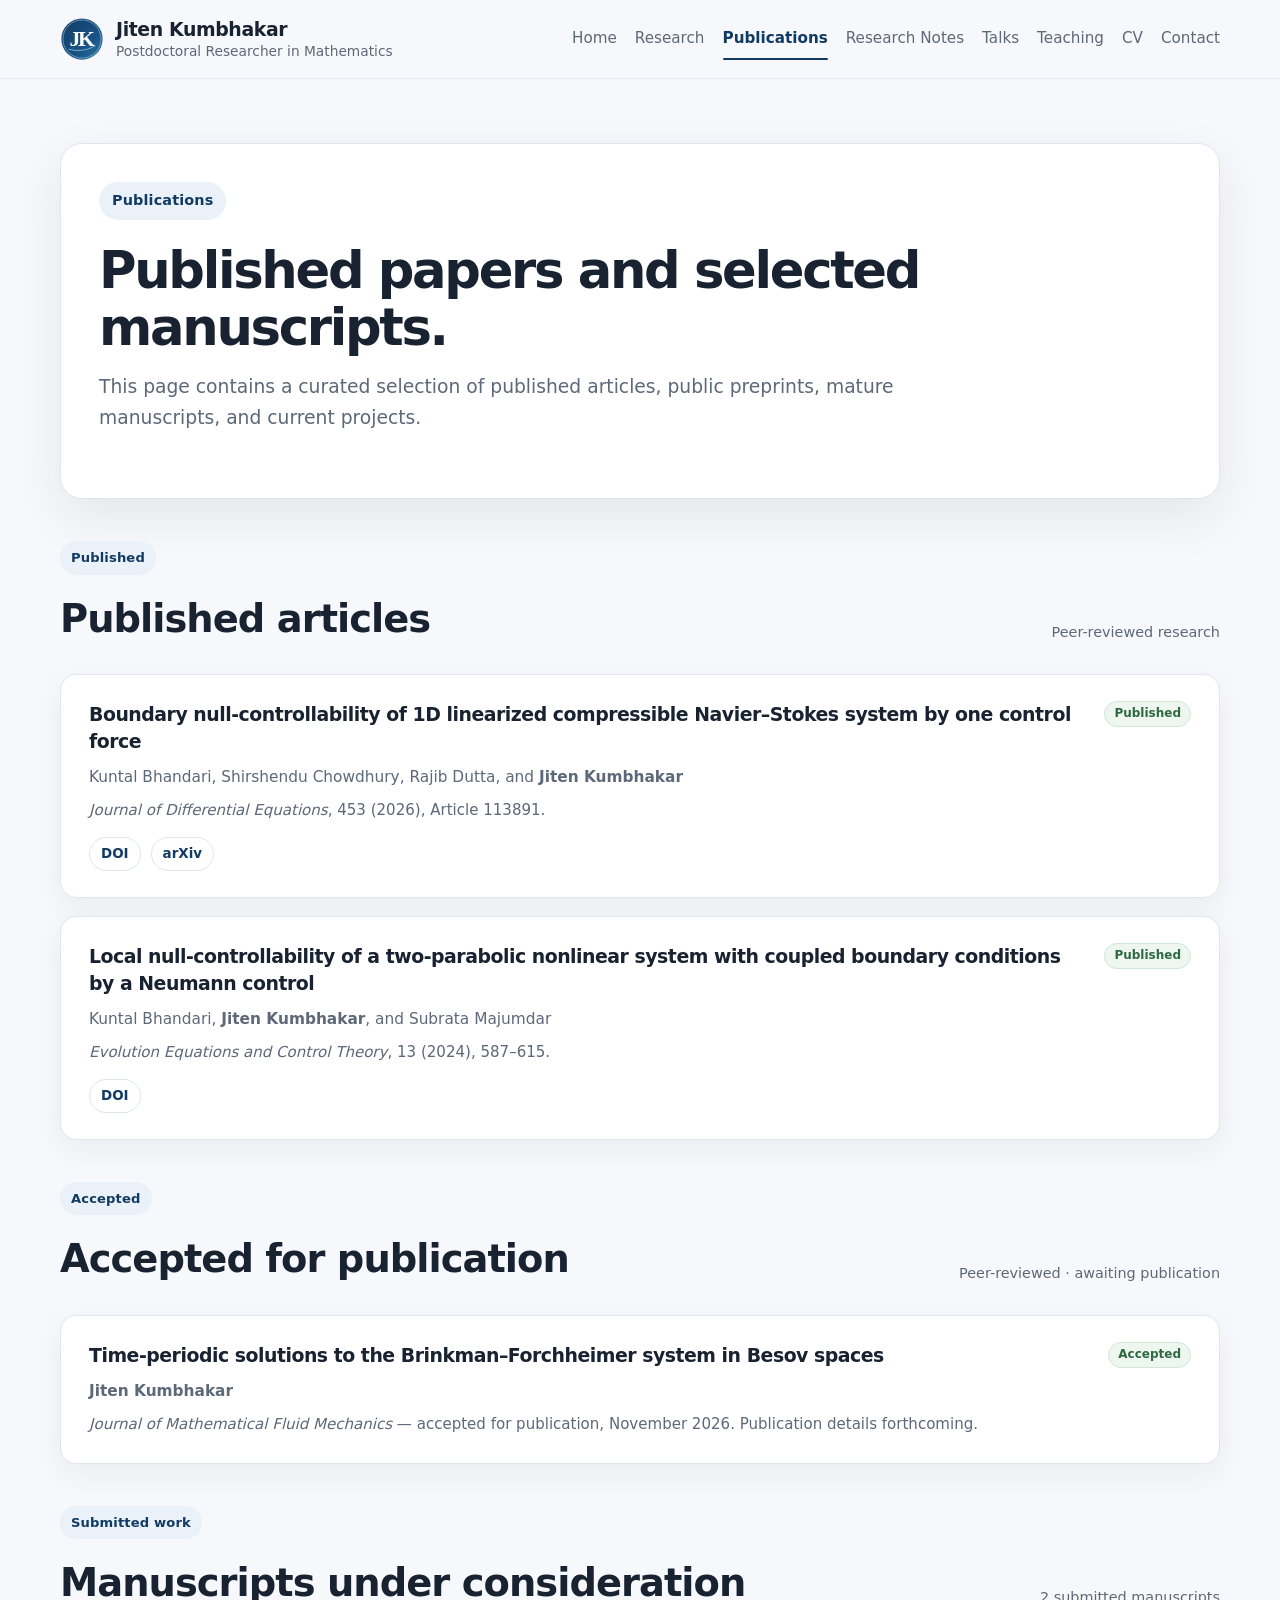
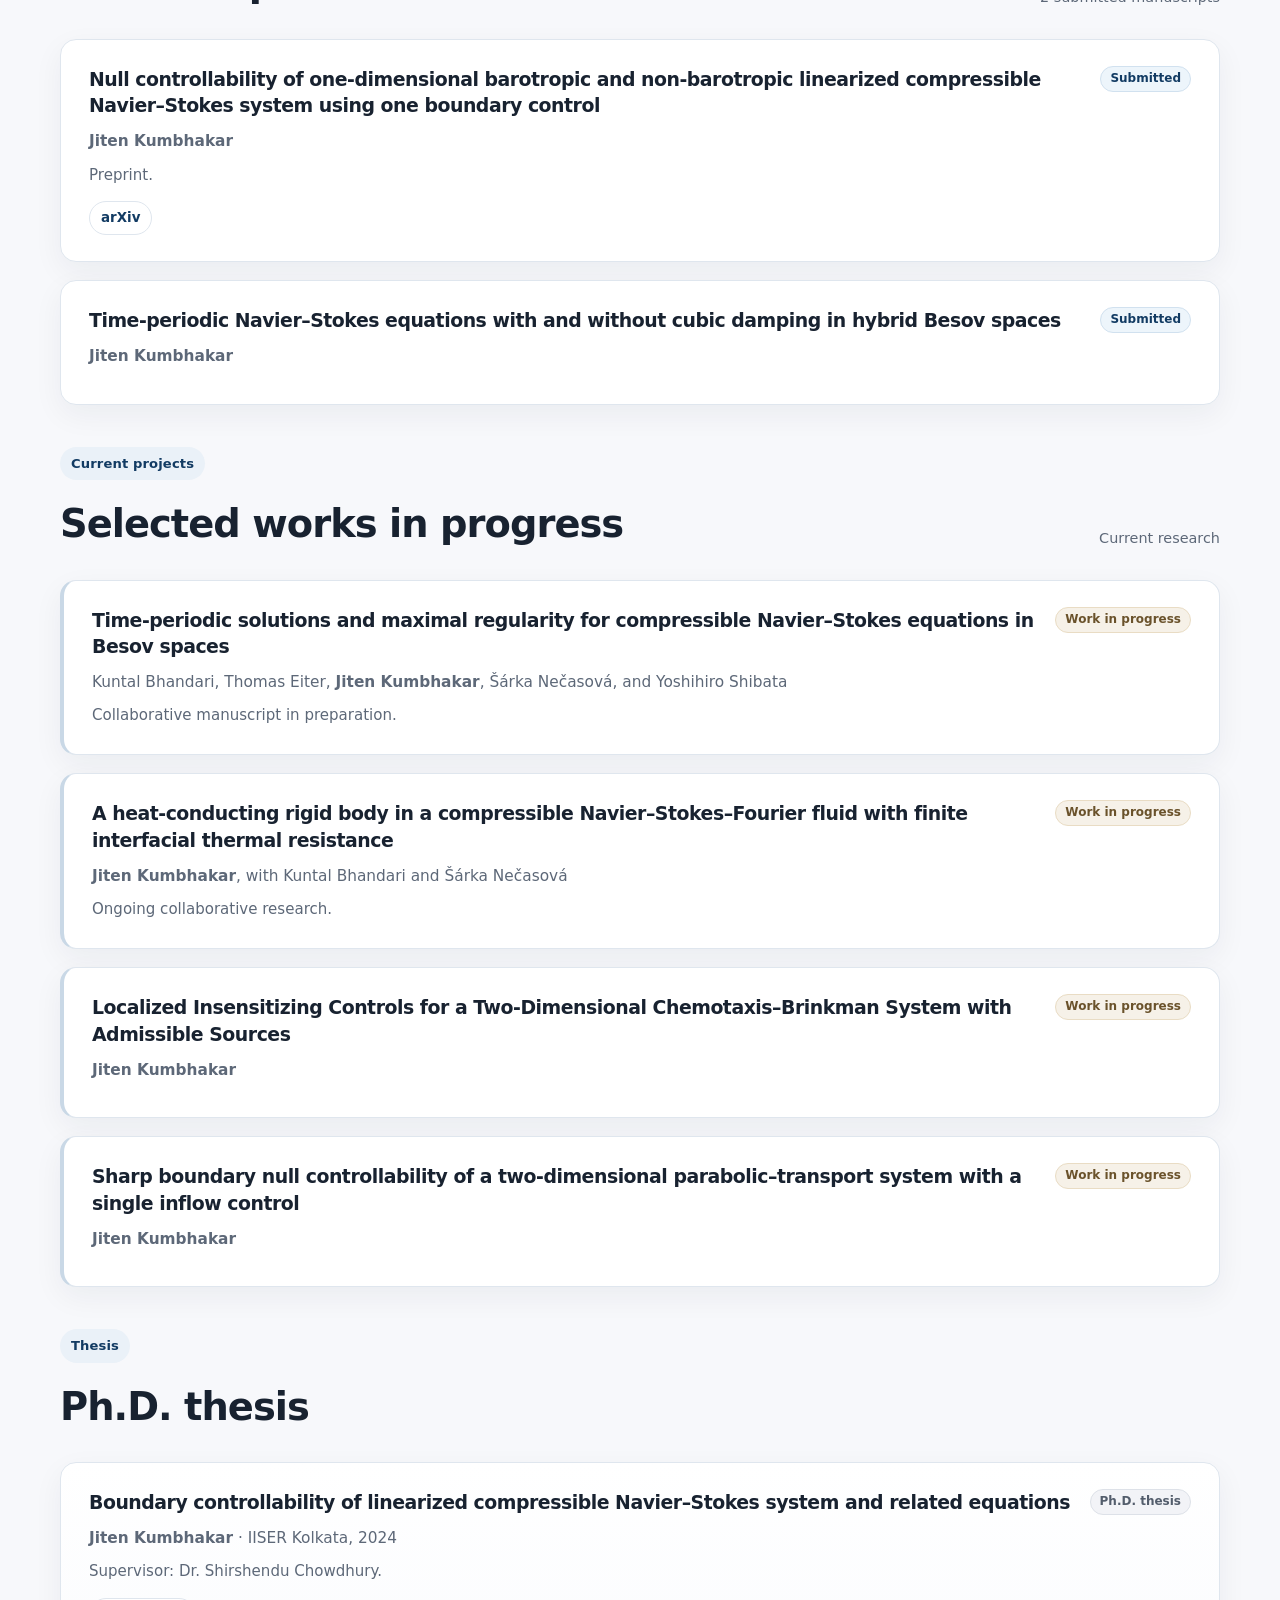
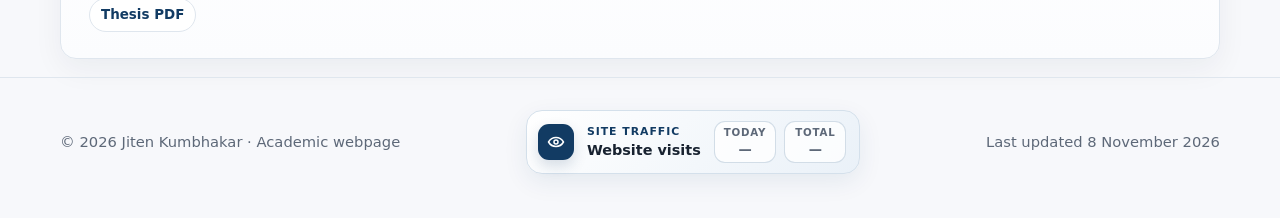
<file: preview-2026/publications.html>
<!DOCTYPE html>
<html lang="en">
<head><meta charset="UTF-8"><meta name="viewport" content="width=device-width, initial-scale=1.0"><meta http-equiv="refresh" content="0; url=../publications.html"><meta name="robots" content="noindex,nofollow"><link rel="canonical" href="../publications.html"><title>Redirecting to Publications</title></head>
<body><p>The preview has been retired. <a href="../publications.html">Continue to the live Publications page</a>.</p><script>location.replace("../publications.html");</script></body>
</html>
</file>
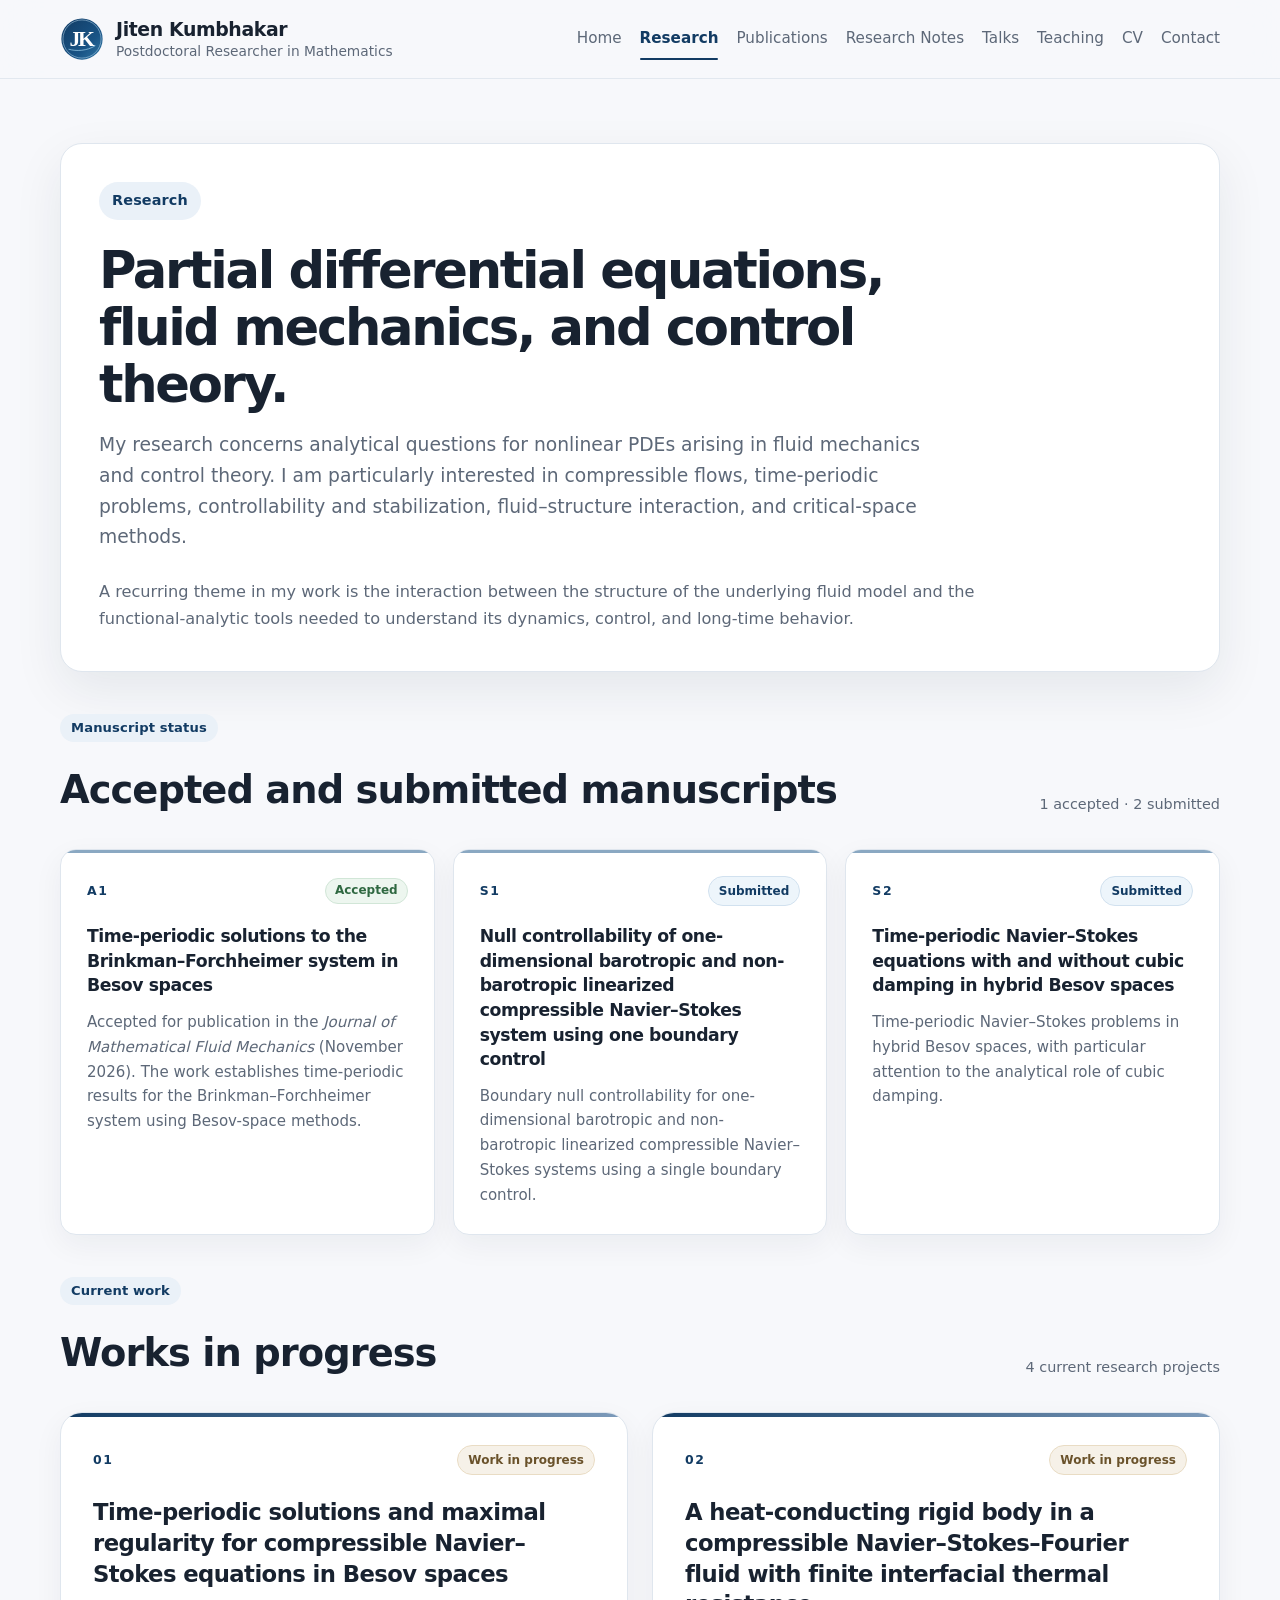
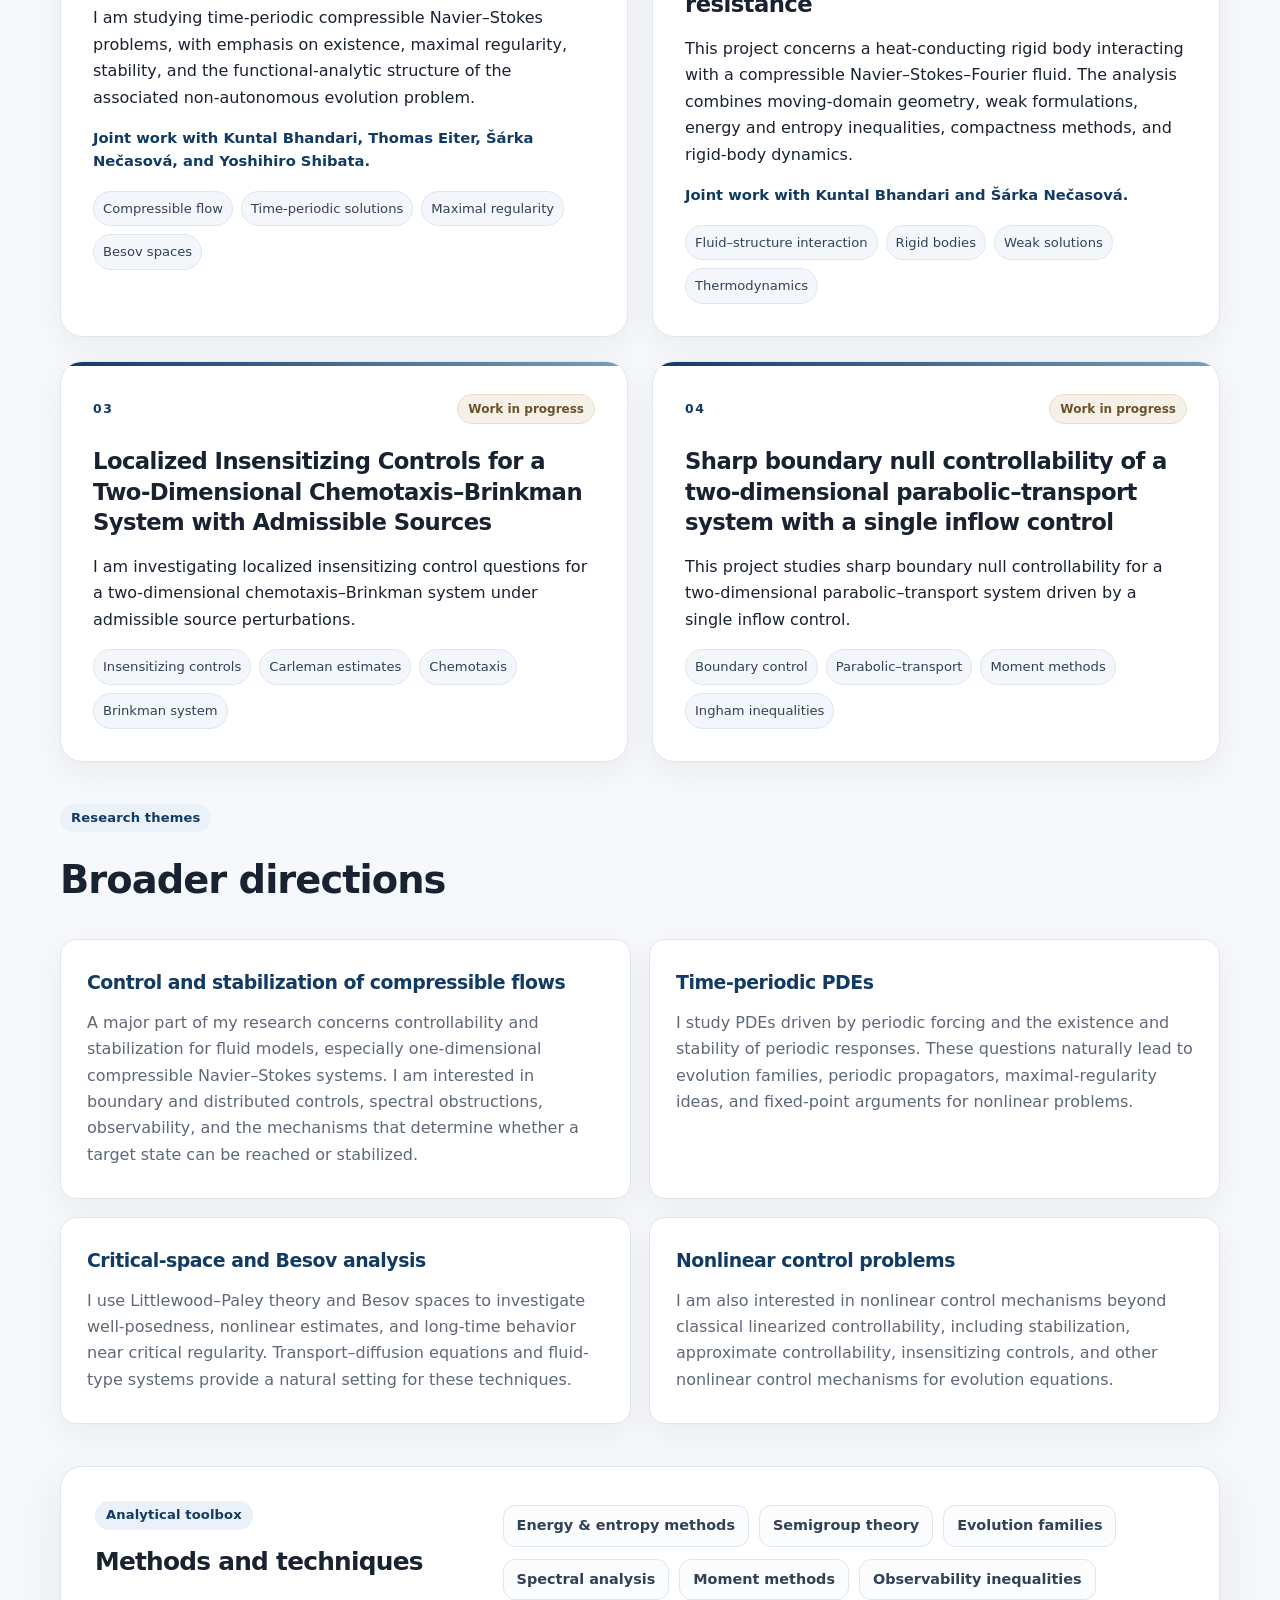
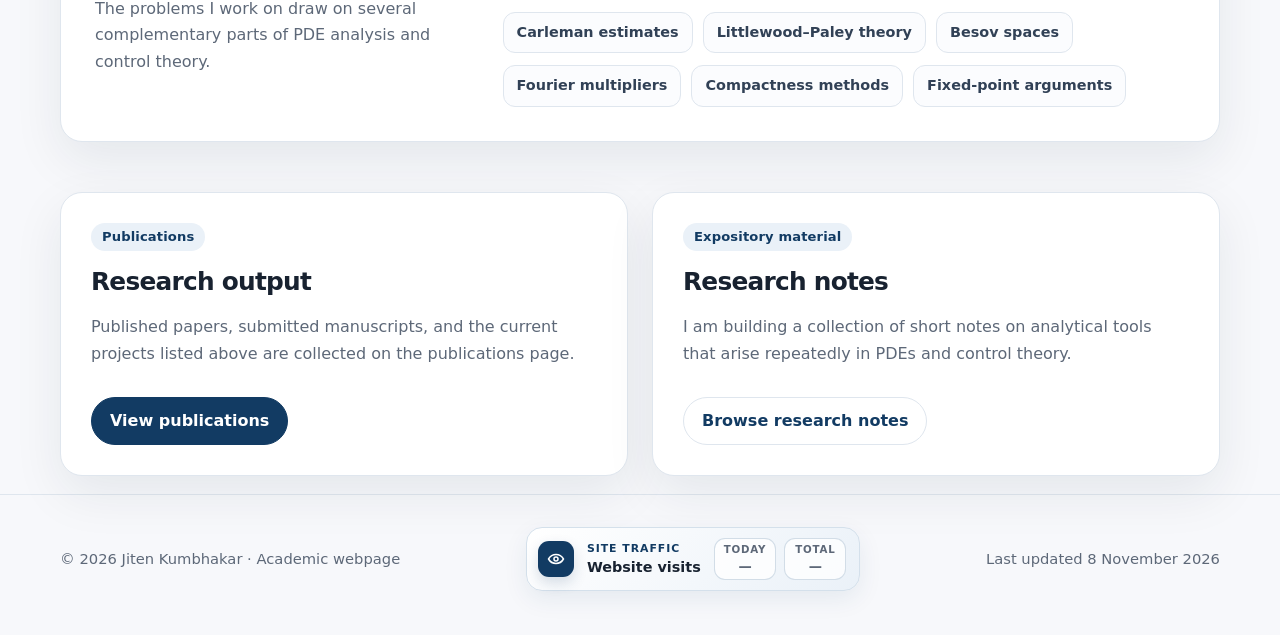
<file: preview-2026/research-current.html>
<!DOCTYPE html>
<html lang="en">
<head><meta charset="UTF-8"><meta name="viewport" content="width=device-width, initial-scale=1.0"><meta http-equiv="refresh" content="0; url=../research.html"><meta name="robots" content="noindex,nofollow"><link rel="canonical" href="../research.html"><title>Redirecting to Research</title></head>
<body><p>The preview has been retired. <a href="../research.html">Continue to the live Research page</a>.</p><script>location.replace("../research.html");</script></body>
</html>
</file>
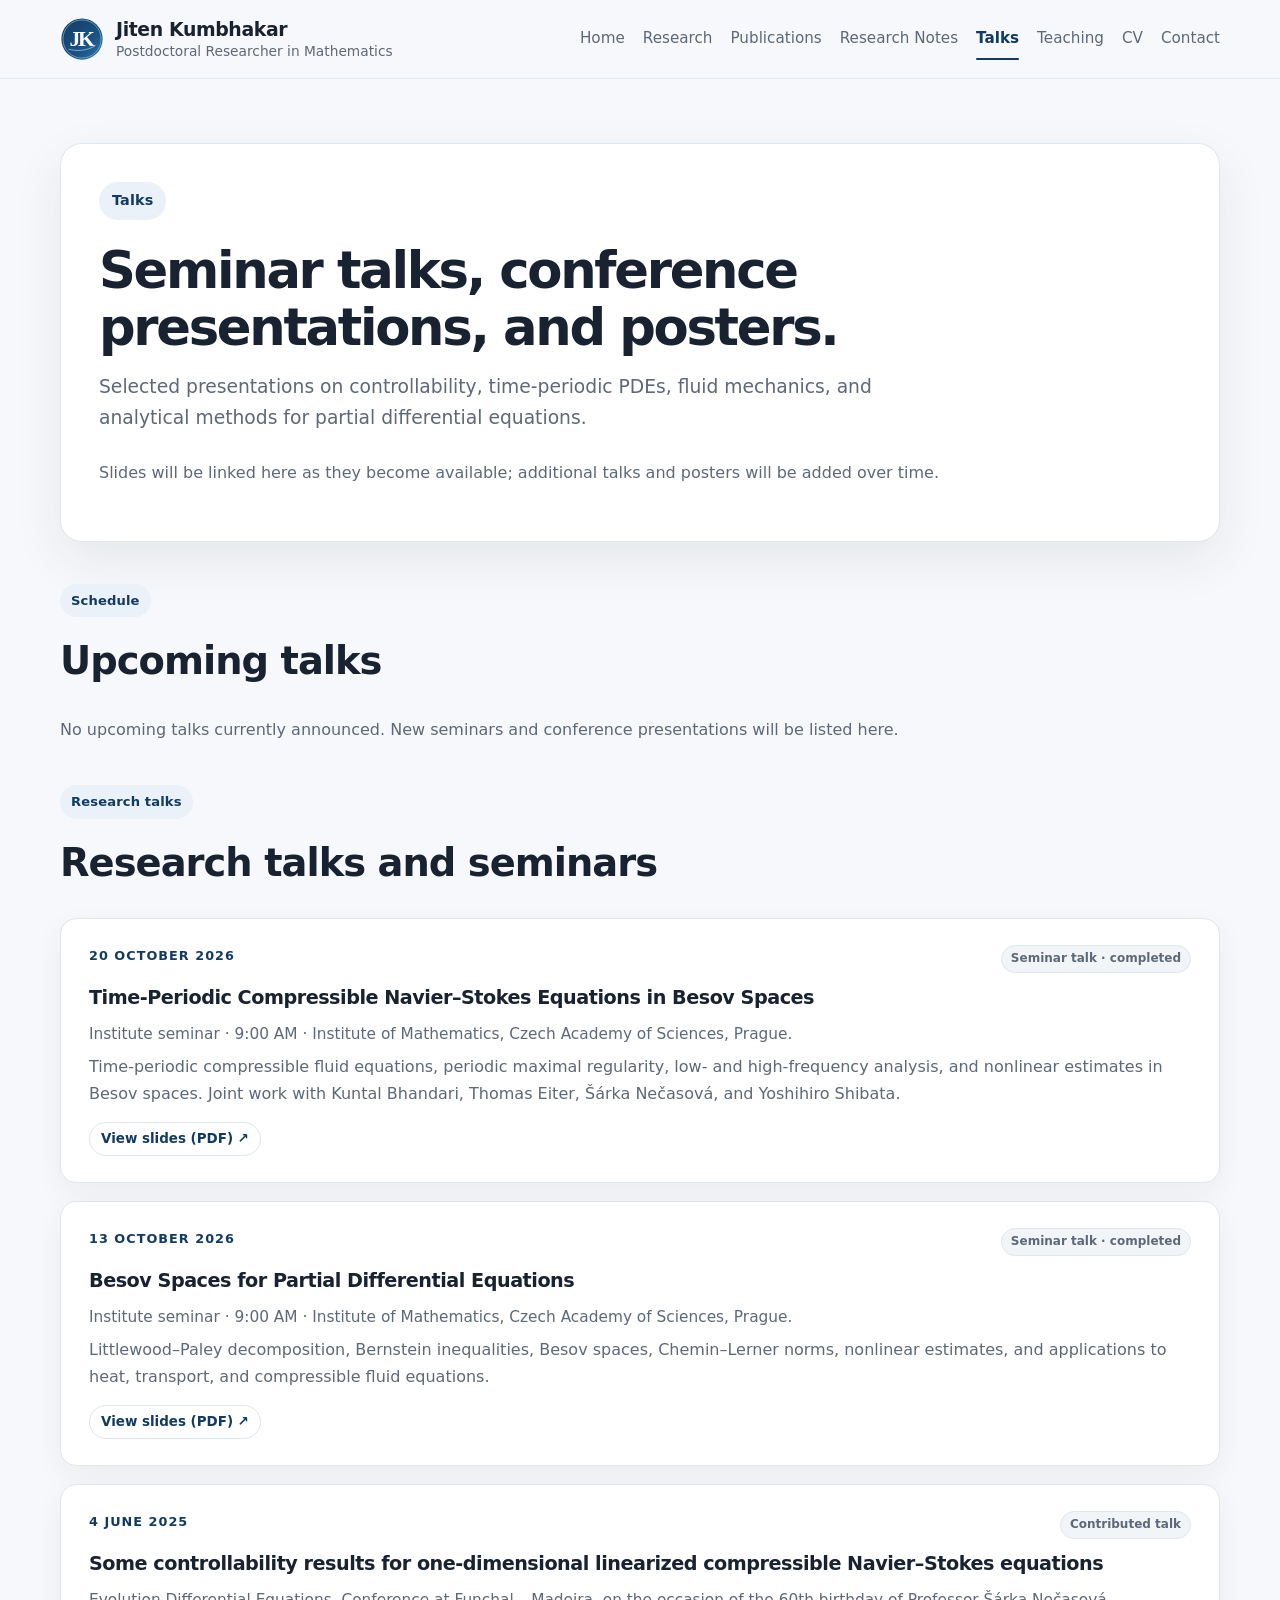
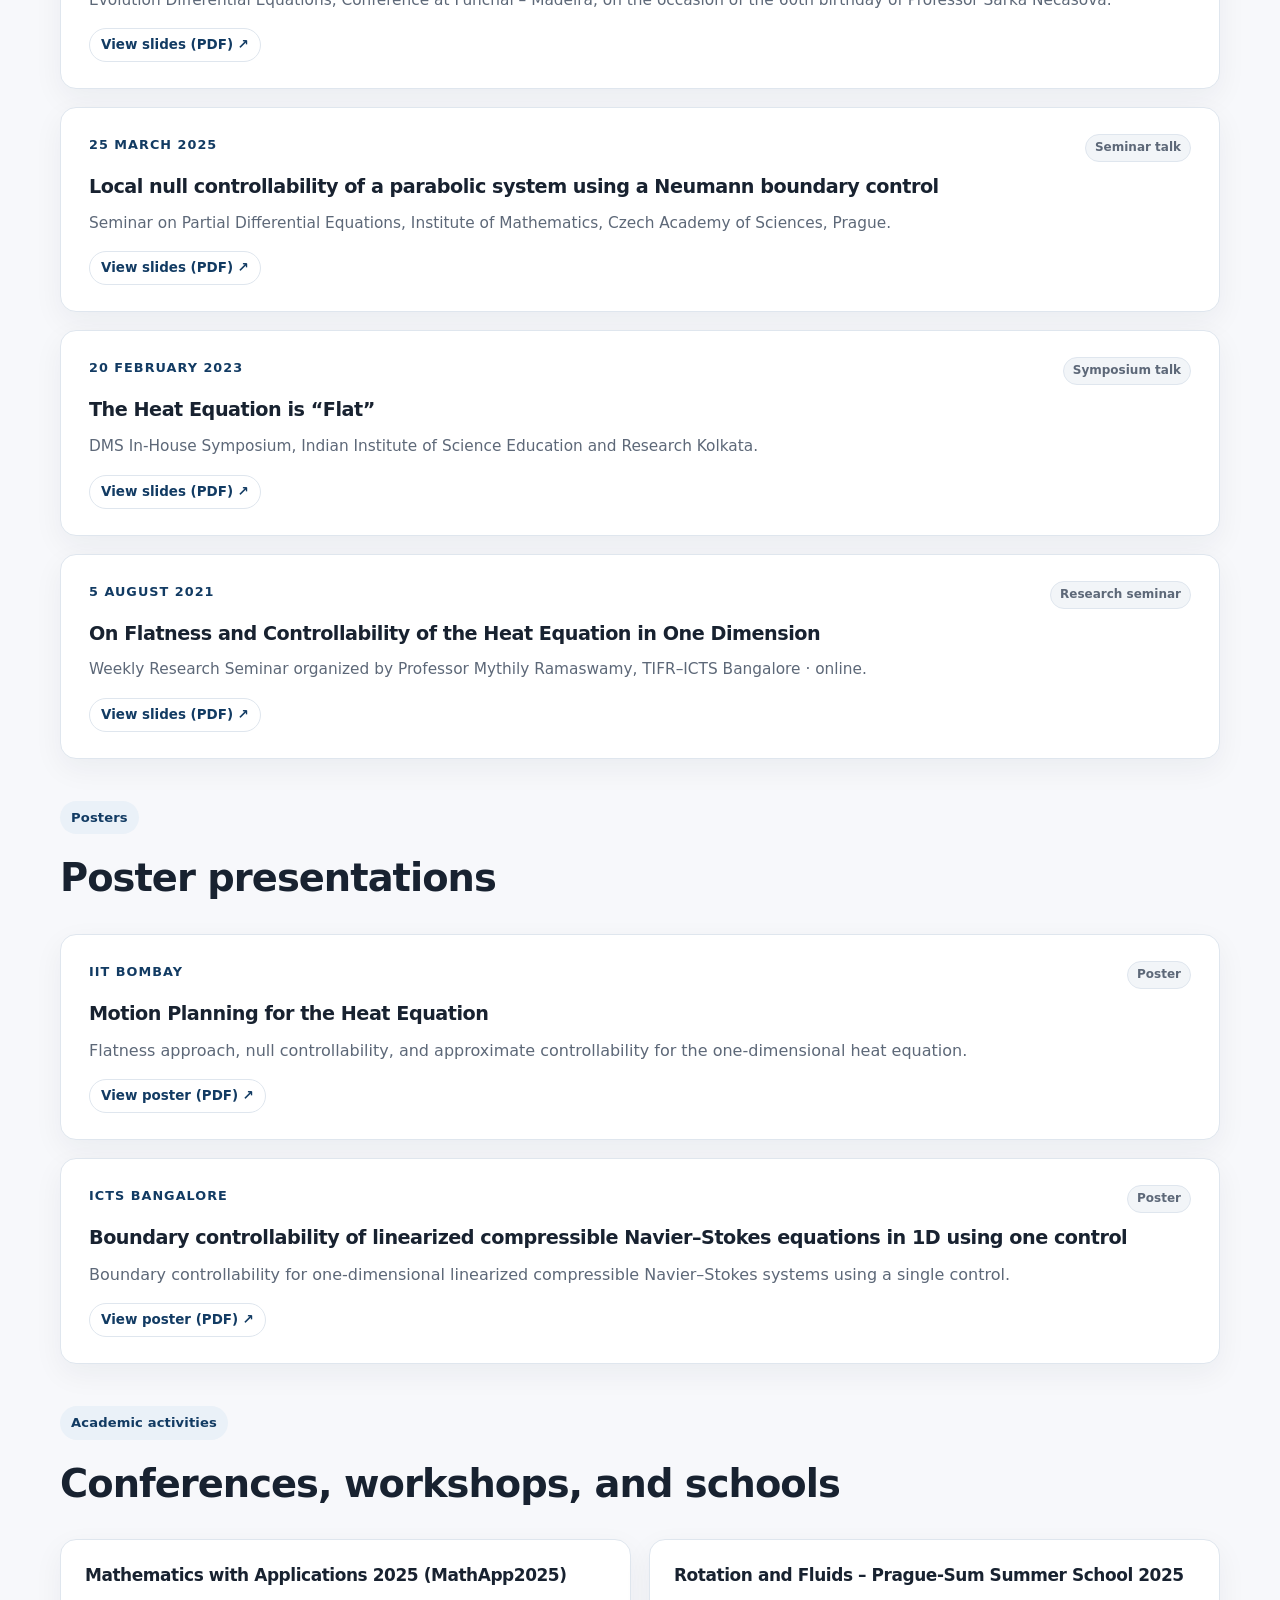
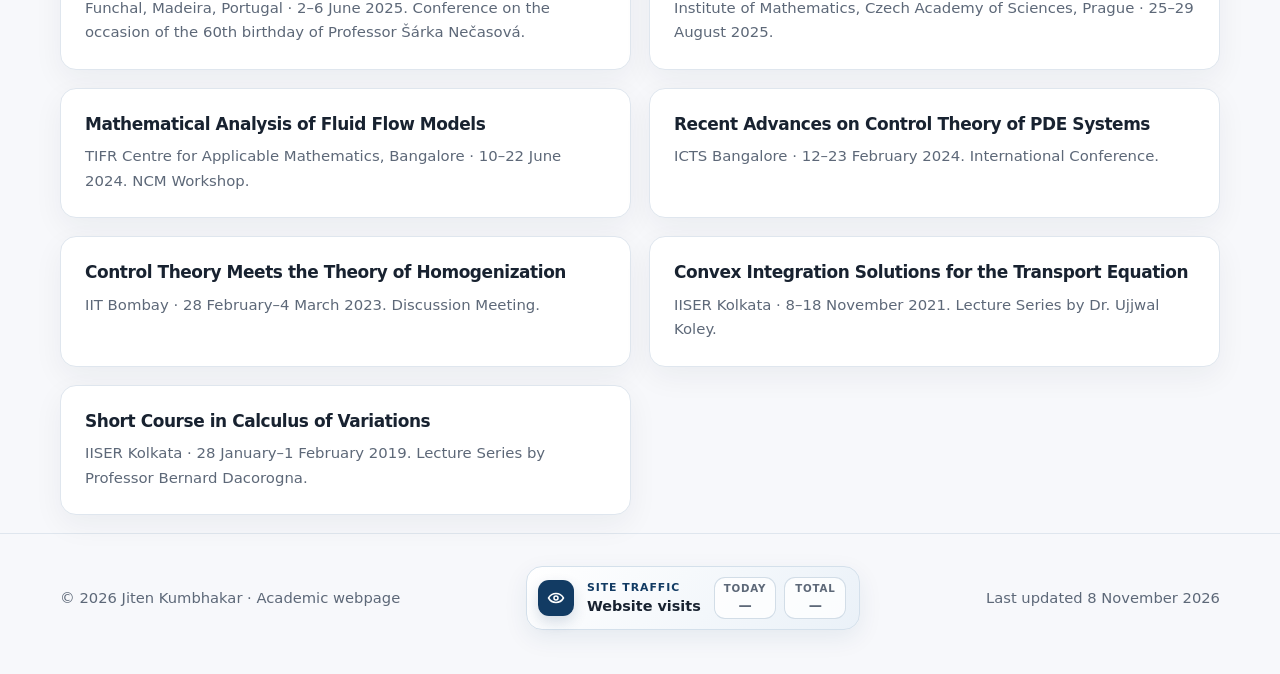
<file: preview-2026/talks.html>
<!DOCTYPE html>
<html lang="en">
<head><meta charset="UTF-8"><meta name="viewport" content="width=device-width, initial-scale=1.0"><meta http-equiv="refresh" content="0; url=../talks.html"><meta name="robots" content="noindex,nofollow"><link rel="canonical" href="../talks.html"><title>Redirecting to Talks</title></head>
<body><p>The preview has been retired. <a href="../talks.html">Continue to the live Talks page</a>.</p><script>location.replace("../talks.html");</script></body>
</html>
</file>
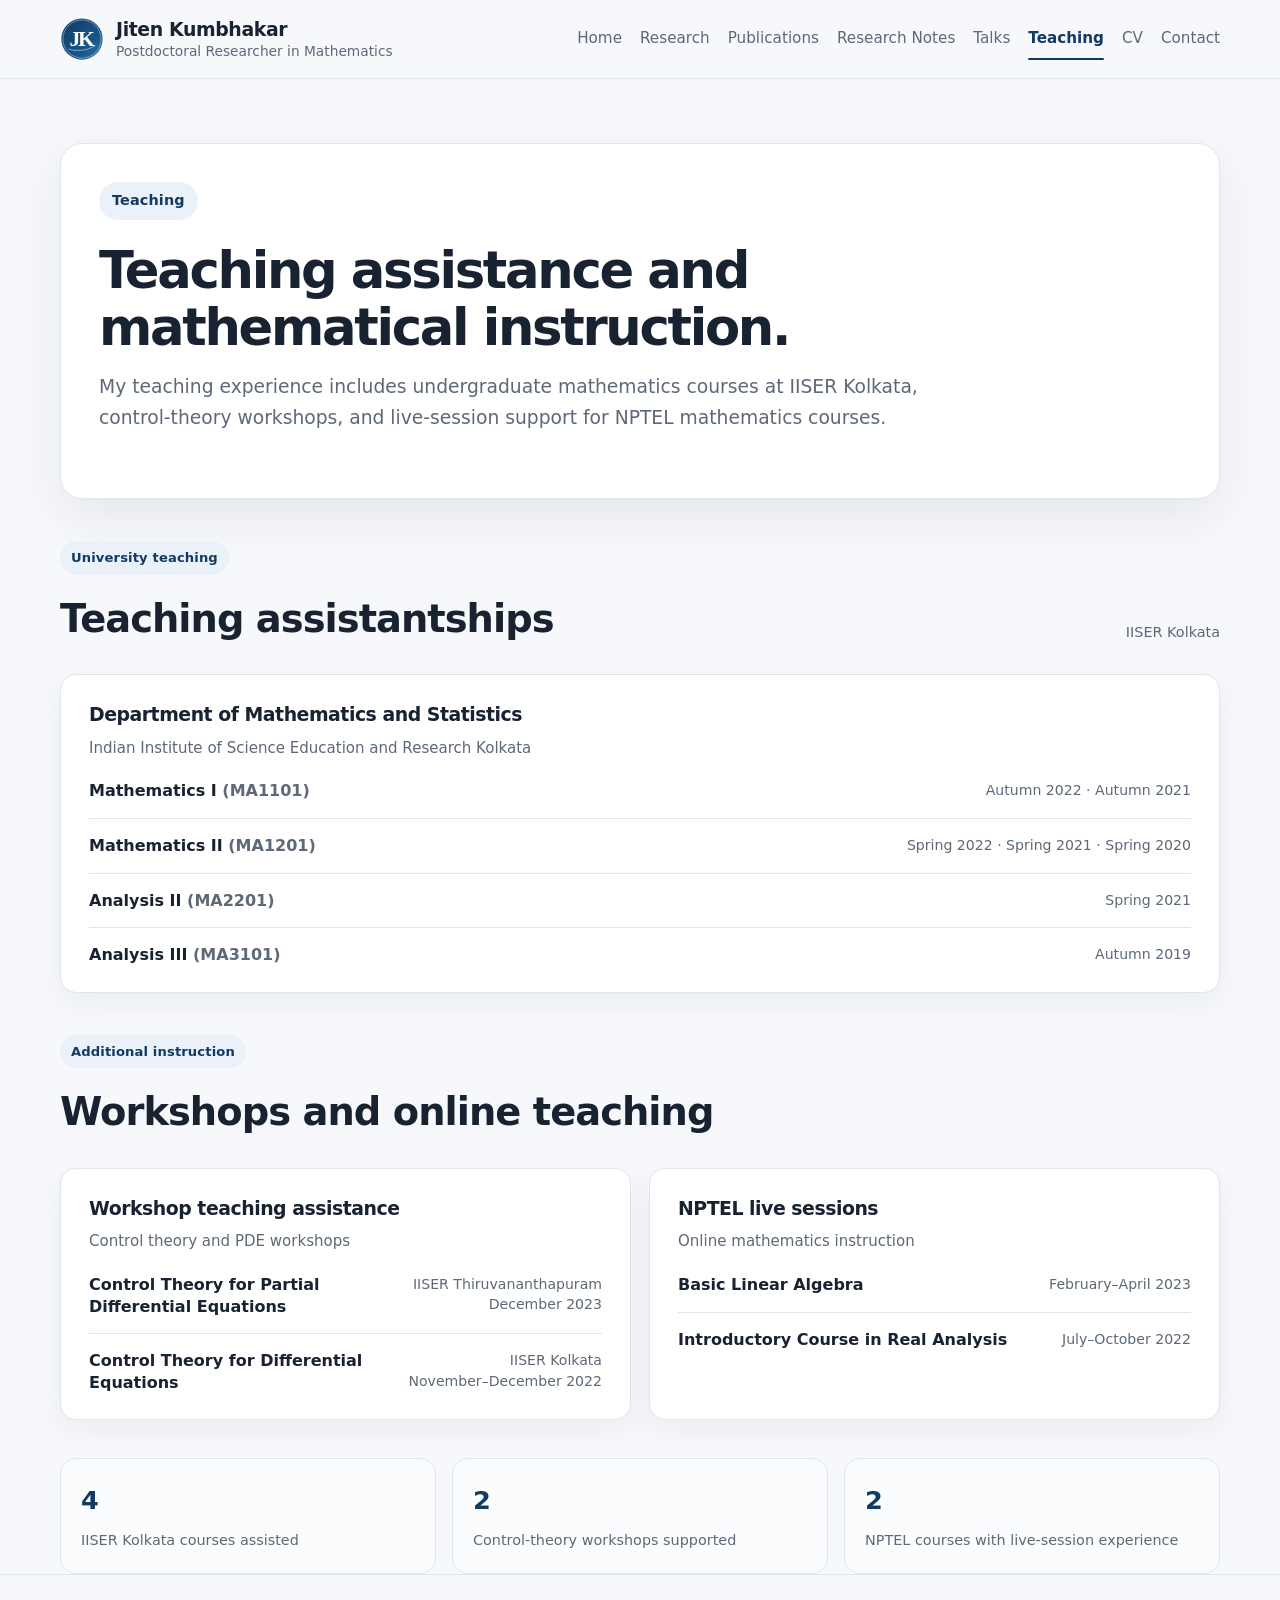
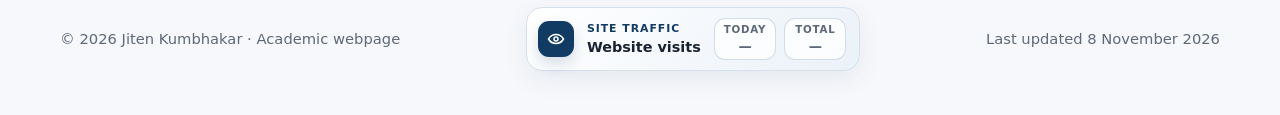
<file: preview-2026/teaching.html>
<!DOCTYPE html>
<html lang="en">
<head><meta charset="UTF-8"><meta name="viewport" content="width=device-width, initial-scale=1.0"><meta http-equiv="refresh" content="0; url=../teaching.html"><meta name="robots" content="noindex,nofollow"><link rel="canonical" href="../teaching.html"><title>Redirecting to Teaching</title></head>
<body><p>The preview has been retired. <a href="../teaching.html">Continue to the live Teaching page</a>.</p><script>location.replace("../teaching.html");</script></body>
</html>
</file>
<file: assets/style.css>
:root{
  --bg:#f7f8fb;
  --surface:#ffffff;
  --surface-soft:#fbfcfe;
  --text:#182230;
  --muted:#5d6878;
  --primary:#123b63;
  --primary-2:#1c5487;
  --primary-soft:#eaf1f8;
  --border:#dfe6ee;
  --border-strong:#cbd7e3;
  --shadow:0 18px 50px rgba(19,35,54,.08);
  --shadow-soft:0 10px 30px rgba(19,35,54,.055);
  --radius:22px;
  --radius-sm:16px;
  --max:1160px;
}
*{box-sizing:border-box}
html{scroll-behavior:smooth}
body{margin:0;font-family:Inter,ui-sans-serif,system-ui,-apple-system,BlinkMacSystemFont,"Segoe UI",sans-serif;background:var(--bg);color:var(--text);line-height:1.65}
a{color:inherit;text-decoration:none}
img{max-width:100%}
.container{width:min(calc(100% - 48px),var(--max));margin:0 auto}
.site-header{position:sticky;top:0;z-index:20;backdrop-filter:blur(18px);background:rgba(247,248,251,.9);border-bottom:1px solid rgba(223,230,238,.9)}
.nav{min-height:78px;display:flex;align-items:center;justify-content:space-between;gap:24px}
.brand{display:flex;align-items:center;gap:12px;min-width:max-content}
.brand-logo{width:44px;height:44px;display:block;flex:0 0 44px;object-fit:contain}
.brand-copy{display:flex;flex-direction:column;min-width:0}
.brand-name{font-size:1.18rem;font-weight:780;letter-spacing:-.02em;line-height:1.22}
.brand-role{font-size:.86rem;color:var(--muted);line-height:1.3;margin-top:2px}
.nav-links{display:flex;gap:18px;flex-wrap:wrap;font-size:.95rem;color:var(--muted);justify-content:flex-end}
.nav-links a{padding:5px 0;position:relative}
.nav-links a:hover,.nav-links a.active{color:var(--primary);font-weight:700}
.nav-links a.active::after{content:"";position:absolute;left:0;right:0;bottom:-3px;height:2px;background:var(--primary);border-radius:999px}
.hero{padding:76px 0 38px}
.hero-grid{display:grid;grid-template-columns:minmax(0,1.45fr) minmax(300px,.85fr);gap:34px;align-items:stretch}
.hero-main,.profile-card,.section-card,.page-intro,.list-card,.research-card{background:var(--surface);border:1px solid var(--border);border-radius:var(--radius);box-shadow:var(--shadow)}
.hero-main{padding:46px}
.eyebrow{display:inline-flex;padding:7px 13px;border-radius:999px;background:var(--primary-soft);color:var(--primary);font-size:.9rem;font-weight:700;margin-bottom:22px;letter-spacing:.01em}
.eyebrow.compact{margin-bottom:12px;padding:6px 11px;font-size:.82rem}
h1,h2,h3,p{margin-top:0}
h1{font-size:clamp(2.45rem,5vw,4.15rem);line-height:1.06;letter-spacing:-.055em;margin-bottom:22px;max-width:900px}
h2,h3{letter-spacing:-.025em}
h3{font-size:1.22rem;line-height:1.3;margin-bottom:12px}
.page-title{font-size:clamp(2.1rem,4vw,3.25rem);line-height:1.12;letter-spacing:-.045em;margin-bottom:16px}
.hero-subtitle,.page-subtitle{font-size:1.17rem;color:var(--muted);max-width:860px;margin-bottom:26px}
.highlight{color:var(--primary);font-weight:740}
.muted{color:var(--muted)}
.small{font-size:.95rem}
.button-row{display:flex;flex-wrap:wrap;gap:12px;margin-top:30px}
.button{display:inline-flex;align-items:center;justify-content:center;min-height:48px;padding:0 18px;border-radius:999px;font-weight:680;border:1px solid var(--border);transition:.18s ease}
.button:hover{transform:translateY(-1px);box-shadow:var(--shadow-soft)}
.button.primary{background:var(--primary);color:#fff;border-color:var(--primary)}
.button.primary:hover{background:var(--primary-2)}
.button.secondary{background:#fff;color:var(--primary)}
.profile-card{padding:28px;display:flex;flex-direction:column;gap:22px}
.portrait{min-height:285px;border-radius:18px;background:#f5f8fb;display:flex;align-items:center;justify-content:center;text-align:center;color:var(--muted);padding:24px}
.photo-box{padding:0;overflow:hidden;border:none;background:#f5f8fb}
.photo-box img{width:100%;height:100%;min-height:285px;object-fit:cover;display:block}
.profile-meta{display:grid;gap:14px}
.meta-item{padding-bottom:13px;border-bottom:1px solid var(--border)}
.meta-label{display:block;color:var(--muted);font-size:.79rem;text-transform:uppercase;letter-spacing:.095em;margin-bottom:4px}
.meta-value{font-weight:630}
.profile-links{padding-top:2px}
main{padding-bottom:72px}
.home-section{margin-top:34px}
.last-home-section{margin-bottom:18px}
.section-grid,.content-grid{display:grid;grid-template-columns:repeat(2,minmax(0,1fr));gap:24px;margin-top:24px}
.home-two-column{display:grid;grid-template-columns:repeat(2,minmax(0,1fr));gap:24px}
.section-card,.list-card{padding:30px}
.full-width{grid-column:1/-1}
.section-title{font-size:1.55rem;line-height:1.25;letter-spacing:-.03em;margin-bottom:16px}
.section-title.no-bottom{margin-bottom:0}
.home-heading{font-size:clamp(1.8rem,3vw,2.45rem);margin-bottom:0}
.section-heading-row{display:flex;align-items:flex-end;justify-content:space-between;gap:20px;margin-bottom:20px}
.section-heading-row.tight{align-items:flex-start;margin-bottom:12px}
.arrow-link{white-space:nowrap;margin-bottom:4px}
.tag-list{display:flex;flex-wrap:wrap;gap:10px;margin-top:18px}
.tag{padding:8px 12px;border-radius:999px;background:#f3f6fa;border:1px solid var(--border);font-size:.91rem;color:#314156}
.compact-tags{gap:8px;margin-top:16px}
.compact-tags .tag{font-size:.82rem;padding:6px 9px}
.research-card-grid{display:grid;grid-template-columns:repeat(2,minmax(0,1fr));gap:22px}
.research-card{padding:28px;box-shadow:var(--shadow-soft);position:relative;overflow:hidden}
.research-card::after{content:"";position:absolute;width:120px;height:120px;border-radius:50%;right:-55px;top:-55px;background:var(--primary-soft);opacity:.75}
.card-kicker{display:inline-block;font-size:.78rem;letter-spacing:.12em;color:var(--primary);font-weight:760;margin-bottom:13px}
.collaboration-note{font-size:.92rem;color:var(--primary);font-weight:650;margin-bottom:0}
.publication-list,.project-list,.quick-list,.timeline-list{list-style:none;padding:0;margin:0;display:grid;gap:16px}
.publication-list li,.project-list li,.quick-list li,.timeline-list li{padding-left:16px;border-left:3px solid #c9d8e6}
.item-title{font-weight:720;margin-bottom:4px;line-height:1.42}
.item-meta{font-size:.95rem;color:var(--muted);margin-bottom:5px}
.featured-publications{gap:20px}
.featured-publications li{padding-top:2px;padding-bottom:2px}
.news-list{gap:20px}
.news-list li{display:grid;grid-template-columns:88px 1fr;gap:14px;border-left:none;padding-left:0}
.news-list p{margin:3px 0 0;color:var(--muted)}
.news-date{font-size:.82rem;font-weight:760;color:var(--primary);text-transform:uppercase;letter-spacing:.05em}
.notes-list{margin-top:18px;gap:12px}
.notes-list li{display:flex;align-items:center;justify-content:space-between;gap:14px;padding:12px 0;border-left:none;border-bottom:1px solid var(--border)}
.notes-list li:last-child{border-bottom:none}
.status-pill{display:inline-flex;align-items:center;min-height:26px;padding:0 9px;border-radius:999px;background:#f1f4f7;border:1px solid var(--border);font-size:.75rem;font-weight:720;color:var(--muted);white-space:nowrap}
.status-pill.accepted{background:#edf6ef;color:#2f6841;border-color:#d1e6d7}
.status-pill.submitted{background:#edf5fb;color:var(--primary);border-color:#d1e1ef;margin-right:6px}
.page-shell{padding:64px 0 0}
.page-intro{padding:38px;margin-bottom:24px}
.text-link{color:var(--primary);font-weight:680}
.text-link:hover{text-decoration:underline;text-underline-offset:3px}
.footer{padding:32px 0 44px;color:var(--muted);border-top:1px solid var(--border);font-size:.92rem}
.footer-inner{display:flex;justify-content:space-between;align-items:center;gap:20px;flex-wrap:wrap}
.footer-meta{white-space:nowrap}
/* Retire the older per-page counter elements on inner pages. */
.footer-counter{display:none!important;background:none!important}

/* Homepage-only site-traffic card. */
.visit-card{display:flex;align-items:center;gap:13px;padding:10px 13px 10px 11px;background:linear-gradient(135deg,#fff,var(--primary-soft));border:1px solid #d4e0eb;border-radius:16px;box-shadow:0 8px 24px rgba(18,59,99,.08);min-height:58px}
.visit-icon{width:36px;height:36px;border-radius:11px;background:var(--primary);color:#fff;display:grid;place-items:center;flex:0 0 auto;box-shadow:0 6px 14px rgba(18,59,99,.16)}
.visit-icon svg{width:18px;height:18px;display:block}
.visit-heading{display:flex;flex-direction:column;min-width:112px;line-height:1.25}
.visit-heading small{font-size:.68rem;font-weight:760;text-transform:uppercase;letter-spacing:.09em;color:var(--primary)}
.visit-heading strong{font-size:.9rem;color:var(--text);margin-top:2px}
.visit-stats{display:flex;align-items:stretch;gap:8px}
.visit-stat{display:flex;flex-direction:column;align-items:center;justify-content:center;min-width:62px;padding:5px 9px;background:rgba(255,255,255,.78);border:1px solid rgba(203,215,227,.85);border-radius:11px;line-height:1.15}
.visit-stat small{font-size:.64rem;text-transform:uppercase;letter-spacing:.08em;color:var(--muted);font-weight:720}
.visit-stat strong{font-size:1.05rem;color:var(--primary);margin-top:3px;font-variant-numeric:tabular-nums}
.visit-card.is-loading .visit-stat strong{opacity:.55}
.visit-card.is-error .visit-stat strong{font-size:.83rem;color:var(--muted)}

/* Research page */
.research-intro{margin-bottom:36px}
.research-intro-note{max-width:900px;margin-bottom:0;font-size:1.01rem}
.research-section{margin-top:42px}
.last-research-section{margin-bottom:18px}
.section-caption{font-size:.9rem;color:var(--muted);padding-bottom:5px}
.current-projects-grid{display:grid;grid-template-columns:repeat(2,minmax(0,1fr));gap:24px}
.current-project-card{background:var(--surface);border:1px solid var(--border);border-radius:var(--radius);box-shadow:var(--shadow-soft);padding:32px;position:relative;overflow:hidden}
.current-project-card::before{content:"";position:absolute;left:0;top:0;right:0;height:4px;background:linear-gradient(90deg,var(--primary),#7d9bbb)}
.current-project-card h3{font-size:1.42rem;margin-bottom:14px}
.project-topline{display:flex;align-items:center;justify-content:space-between;gap:16px;margin-bottom:18px}
.project-number{font-size:.78rem;letter-spacing:.13em;color:var(--primary);font-weight:780}
.status-pill.wip{background:#f6f1e8;color:#6a522b;border-color:#e9dcc4}
.research-theme-grid{display:grid;grid-template-columns:repeat(2,minmax(0,1fr));gap:18px}
.research-theme-card{background:var(--surface);border:1px solid var(--border);border-radius:var(--radius-sm);padding:26px;box-shadow:var(--shadow-soft)}
.research-theme-card h3{font-size:1.18rem;color:var(--primary);margin-bottom:10px}
.research-theme-card p{margin-bottom:0;color:var(--muted)}
.methods-card{padding:34px}
.methods-layout{display:grid;grid-template-columns:minmax(260px,.75fr) minmax(0,1.4fr);gap:34px;align-items:start}
.methods-list{display:flex;flex-wrap:wrap;gap:10px;align-content:flex-start}
.method-chip{display:inline-flex;align-items:center;padding:9px 12px;border-radius:12px;background:var(--surface-soft);border:1px solid var(--border);font-size:.9rem;color:#314156;font-weight:620}

@media(max-width:1040px){
  .nav{align-items:flex-start;flex-direction:column;justify-content:center;padding:14px 0}
  .nav-links{justify-content:flex-start;gap:14px 18px}
}
@media(max-width:920px){
  .hero-grid,.section-grid,.content-grid,.home-two-column,.research-card-grid,.current-projects-grid,.research-theme-grid,.methods-layout{grid-template-columns:1fr}
  .hero-main,.page-intro{padding:30px}
  .section-heading-row{align-items:flex-start;flex-direction:column}
  .arrow-link{white-space:normal}
  .section-caption{padding-bottom:0}
}
@media(max-width:640px){
  .container{width:min(calc(100% - 28px),var(--max))}
  .hero,.page-shell{padding-top:42px}
  .hero-main,.profile-card,.section-card,.page-intro,.list-card,.research-card,.current-project-card,.research-theme-card{padding:22px;border-radius:18px}
  .portrait{min-height:220px}
  .photo-box img{min-height:220px}
  .button{width:100%}
  .nav{gap:10px;padding:11px 0 8px}
  .nav-links{width:100%;font-size:.91rem;flex-wrap:nowrap;overflow-x:auto;overflow-y:hidden;white-space:nowrap;justify-content:flex-start;gap:18px;padding:0 0 5px;scrollbar-width:thin;-webkit-overflow-scrolling:touch}
  .nav-links a{flex:0 0 auto}
  .news-list li{grid-template-columns:1fr;gap:4px}
  .notes-list li{align-items:flex-start;flex-direction:column}
  .footer-inner{flex-direction:column;align-items:flex-start;gap:10px}
  .visit-card{width:100%;justify-content:space-between;gap:9px;padding:10px}
  .visit-heading{min-width:0;flex:1}
  .visit-stats{gap:6px}
  .visit-stat{min-width:58px;padding:5px 7px}
  .project-topline{align-items:flex-start}
  .methods-card{padding:22px}
}

@media(max-width:640px){.brand{gap:9px}.brand-logo{width:38px;height:38px;flex-basis:38px}.brand-name{font-size:1.03rem}.brand-role{font-size:.76rem}}
</file>
<file: assets/contact.css>
.contact-intro{margin-bottom:36px}
.contact-grid{display:grid;grid-template-columns:minmax(0,1.15fr) minmax(0,.85fr);gap:22px;align-items:stretch}
.contact-card{background:var(--surface);border:1px solid var(--border);border-radius:var(--radius-sm);box-shadow:var(--shadow-soft);padding:28px}
.contact-card h2{margin-bottom:20px}
.contact-list{display:grid;gap:18px}
.contact-item{padding-bottom:18px;border-bottom:1px solid var(--border)}
.contact-item:last-child{padding-bottom:0;border-bottom:0}
.contact-label{font-size:.78rem;font-weight:760;letter-spacing:.08em;text-transform:uppercase;color:var(--muted);margin-bottom:5px}
.contact-value{font-size:1rem;line-height:1.55;color:var(--text)}
.contact-value a{color:var(--primary);font-weight:650}
.profile-links{display:grid;gap:12px}
.profile-link-card{display:flex;justify-content:space-between;align-items:center;gap:16px;padding:15px 16px;border:1px solid var(--border);border-radius:12px;background:var(--surface-soft);color:var(--text);font-weight:680}
.profile-link-card:hover{background:var(--primary-soft);border-color:var(--border-strong)}
.profile-link-card span:last-child{color:var(--muted);font-size:.85rem;font-weight:600}
.contact-docs{margin-top:24px}
.contact-docs .button-row{margin-top:16px}
@media(max-width:780px){.contact-grid{grid-template-columns:1fr}.contact-card{padding:22px}.profile-link-card{align-items:flex-start;flex-direction:column;gap:4px}}
</file>
<file: assets/publications.css>
.publications-intro{margin-bottom:36px}
.publications-intro-note{max-width:860px;margin-bottom:0;font-size:1.01rem}
.publications-section{margin-top:42px}
.publications-section .section-heading-row{margin-bottom:24px}
.publication-card-list{display:grid;gap:18px}
.publication-card{background:var(--surface);border:1px solid var(--border);border-radius:var(--radius-sm);box-shadow:var(--shadow-soft);padding:26px 28px}
.publication-card-header{display:flex;justify-content:space-between;align-items:flex-start;gap:18px;margin-bottom:10px}
.publication-card h3{font-size:1.18rem;line-height:1.42;margin:0}
.publication-authors{color:var(--muted);font-size:.96rem;margin-bottom:8px}
.publication-venue{font-size:.94rem;color:var(--muted);margin-bottom:0}
.publication-links{display:flex;flex-wrap:wrap;gap:10px;margin-top:14px}
.publication-link{display:inline-flex;align-items:center;min-height:34px;padding:0 11px;border:1px solid var(--border);border-radius:999px;color:var(--primary);font-size:.84rem;font-weight:680;background:#fff}
.publication-link:hover{background:var(--primary-soft)}
.status-pill.published{background:#edf6ef;color:#2f6841;border-color:#d1e6d7}
.status-pill.manuscript{background:#f2f3f7;color:#535d6c;border-color:#dde1e8}
.status-pill.preprint{background:#edf5fb;color:var(--primary);border-color:#d1e1ef}
.status-pill.revision{background:#fff5e8;color:#7a5926;border-color:#ecd8b9}
.wip-card{border-left:4px solid #c9d8e6}
.thesis-card{background:linear-gradient(180deg,#fff,#fbfcfe)}
.publications-note{padding:18px 20px;border:1px dashed var(--border-strong);border-radius:var(--radius-sm);color:var(--muted);font-size:.93rem;background:var(--surface-soft);margin-top:20px}
@media(max-width:640px){.publication-card{padding:22px}.publication-card-header{flex-direction:column;gap:10px}.publication-links{gap:8px}}
</file>
<file: assets/research.css>
.research-section .section-heading-row{margin-bottom:28px}
.research-section .eyebrow.compact{margin-bottom:16px;line-height:1.25}
.submitted-projects-grid{display:grid;grid-template-columns:repeat(3,minmax(0,1fr));gap:18px}
.submitted-project-card{background:var(--surface);border:1px solid var(--border);border-radius:var(--radius-sm);box-shadow:var(--shadow-soft);padding:26px;position:relative;overflow:hidden}
.submitted-project-card::before{content:"";position:absolute;left:0;top:0;right:0;height:3px;background:#8aa8c2}
.submitted-project-card .project-topline{display:flex;align-items:center;justify-content:space-between;gap:14px;margin-bottom:18px;min-height:30px}
.submitted-project-card .status-pill.submitted{margin-right:0;line-height:1.25;padding:5px 10px;min-height:30px}
.submitted-project-card h3{font-size:1.08rem;line-height:1.42;margin-bottom:12px}
.submitted-project-card p{font-size:.94rem;color:var(--muted);margin-bottom:0}
.current-project-card .project-topline{margin-bottom:22px;min-height:30px}
.status-pill.wip{line-height:1.25;padding:5px 10px;min-height:30px}
.current-project-card h3{margin-bottom:16px;line-height:1.35}
.current-project-card p{margin-bottom:16px}
.current-project-card .collaboration-note{margin-top:4px;margin-bottom:18px;line-height:1.55}
.research-theme-card{padding-top:30px;padding-bottom:30px}
.research-theme-card h3{margin-bottom:14px;line-height:1.35}
.methods-card{margin-top:8px;margin-bottom:10px}
.methods-card .eyebrow.compact{margin-bottom:16px}
.methods-card .section-title{margin-bottom:18px;line-height:1.3}
.methods-layout{gap:42px}
.methods-list{gap:12px 10px;padding-top:4px}
.method-chip{line-height:1.35;padding:10px 13px}
.last-research-section{margin-top:50px}
@media(max-width:1040px){.submitted-projects-grid{grid-template-columns:1fr}}
@media(max-width:920px){.research-section .section-heading-row{gap:10px}.methods-layout{gap:26px}.last-research-section{margin-top:40px}}
</file>
<file: assets/talks.css>
.talks-intro{margin-bottom:36px}
.talks-section{margin-top:42px}
.talks-section .section-heading-row{margin-bottom:24px}
.talk-card-list{display:grid;gap:18px}
.talk-card{background:var(--surface);border:1px solid var(--border);border-radius:var(--radius-sm);box-shadow:var(--shadow-soft);padding:26px 28px}
.talk-card.upcoming{border-left:4px solid var(--primary)}
.talk-topline{display:flex;justify-content:space-between;align-items:flex-start;gap:18px;margin-bottom:12px}
.talk-date{font-size:.8rem;font-weight:760;color:var(--primary);letter-spacing:.08em;text-transform:uppercase}
.talk-card h3{font-size:1.2rem;line-height:1.4;margin-bottom:10px}
.talk-meta{color:var(--muted);font-size:.96rem;margin-bottom:7px}
.talk-description{color:var(--muted);margin-bottom:0}
.talk-links{display:flex;flex-wrap:wrap;gap:10px;margin-top:15px}
.talk-link{display:inline-flex;align-items:center;min-height:34px;padding:0 11px;border:1px solid var(--border);border-radius:999px;color:var(--primary);font-size:.84rem;font-weight:680;background:#fff}
.talk-link:hover{background:var(--primary-soft)}
.talk-type{display:inline-flex;align-items:center;min-height:28px;padding:0 9px;border-radius:999px;background:#f2f5f8;border:1px solid var(--border);font-size:.75rem;font-weight:720;color:var(--muted);white-space:nowrap}
.activity-grid{display:grid;grid-template-columns:repeat(2,minmax(0,1fr));gap:18px}
.activity-card{background:var(--surface);border:1px solid var(--border);border-radius:var(--radius-sm);padding:24px;box-shadow:var(--shadow-soft)}
.activity-card h3{font-size:1.06rem;line-height:1.38;margin-bottom:8px}
.activity-card p{margin-bottom:0;color:var(--muted);font-size:.93rem}
@media(max-width:760px){.talk-topline{flex-direction:column;gap:8px}.activity-grid{grid-template-columns:1fr}.talk-card{padding:22px}}

/* Keep the slide download hidden until the PDF is present on GitHub Pages. */
.talk-links [hidden]{display:none!important}
</file>
<file: assets/teaching.css>
.teaching-intro{margin-bottom:38px}
.teaching-section{margin-top:42px}
.teaching-section .section-heading-row{margin-bottom:24px}
.teaching-grid{display:grid;grid-template-columns:repeat(2,minmax(0,1fr));gap:18px}
.teaching-card{background:var(--surface);border:1px solid var(--border);border-radius:var(--radius-sm);box-shadow:var(--shadow-soft);padding:26px 28px}
.teaching-card.featured{grid-column:1/-1}
.teaching-card h3{font-size:1.18rem;line-height:1.4;margin-bottom:8px}
.teaching-card .institution{font-size:.94rem;color:var(--muted);margin-bottom:20px}
.course-list{display:grid;gap:0;margin:0;padding:0;list-style:none}
.course-item{display:grid;grid-template-columns:minmax(0,1fr) auto;gap:18px;align-items:start;padding:16px 0;border-top:1px solid var(--border)}
.course-item:first-child{border-top:0;padding-top:0}
.course-item:last-child{padding-bottom:0}
.course-title{font-weight:720;line-height:1.35}
.course-code{font-weight:560;color:var(--muted)}
.course-term{font-size:.88rem;color:var(--muted);text-align:right;line-height:1.45}
.teaching-summary{display:grid;grid-template-columns:repeat(3,minmax(0,1fr));gap:16px;margin-top:38px}
.teaching-summary-card{padding:20px;border:1px solid var(--border);border-radius:var(--radius-sm);background:var(--surface-soft)}
.teaching-summary-card strong{display:block;font-size:1.6rem;color:var(--primary);margin-bottom:5px}
.teaching-summary-card span{font-size:.9rem;color:var(--muted)}
@media(max-width:760px){.teaching-grid,.teaching-summary{grid-template-columns:1fr}.teaching-card.featured{grid-column:auto}.course-item{grid-template-columns:1fr;gap:5px}.course-term{text-align:left}.teaching-card{padding:22px}}
</file>
